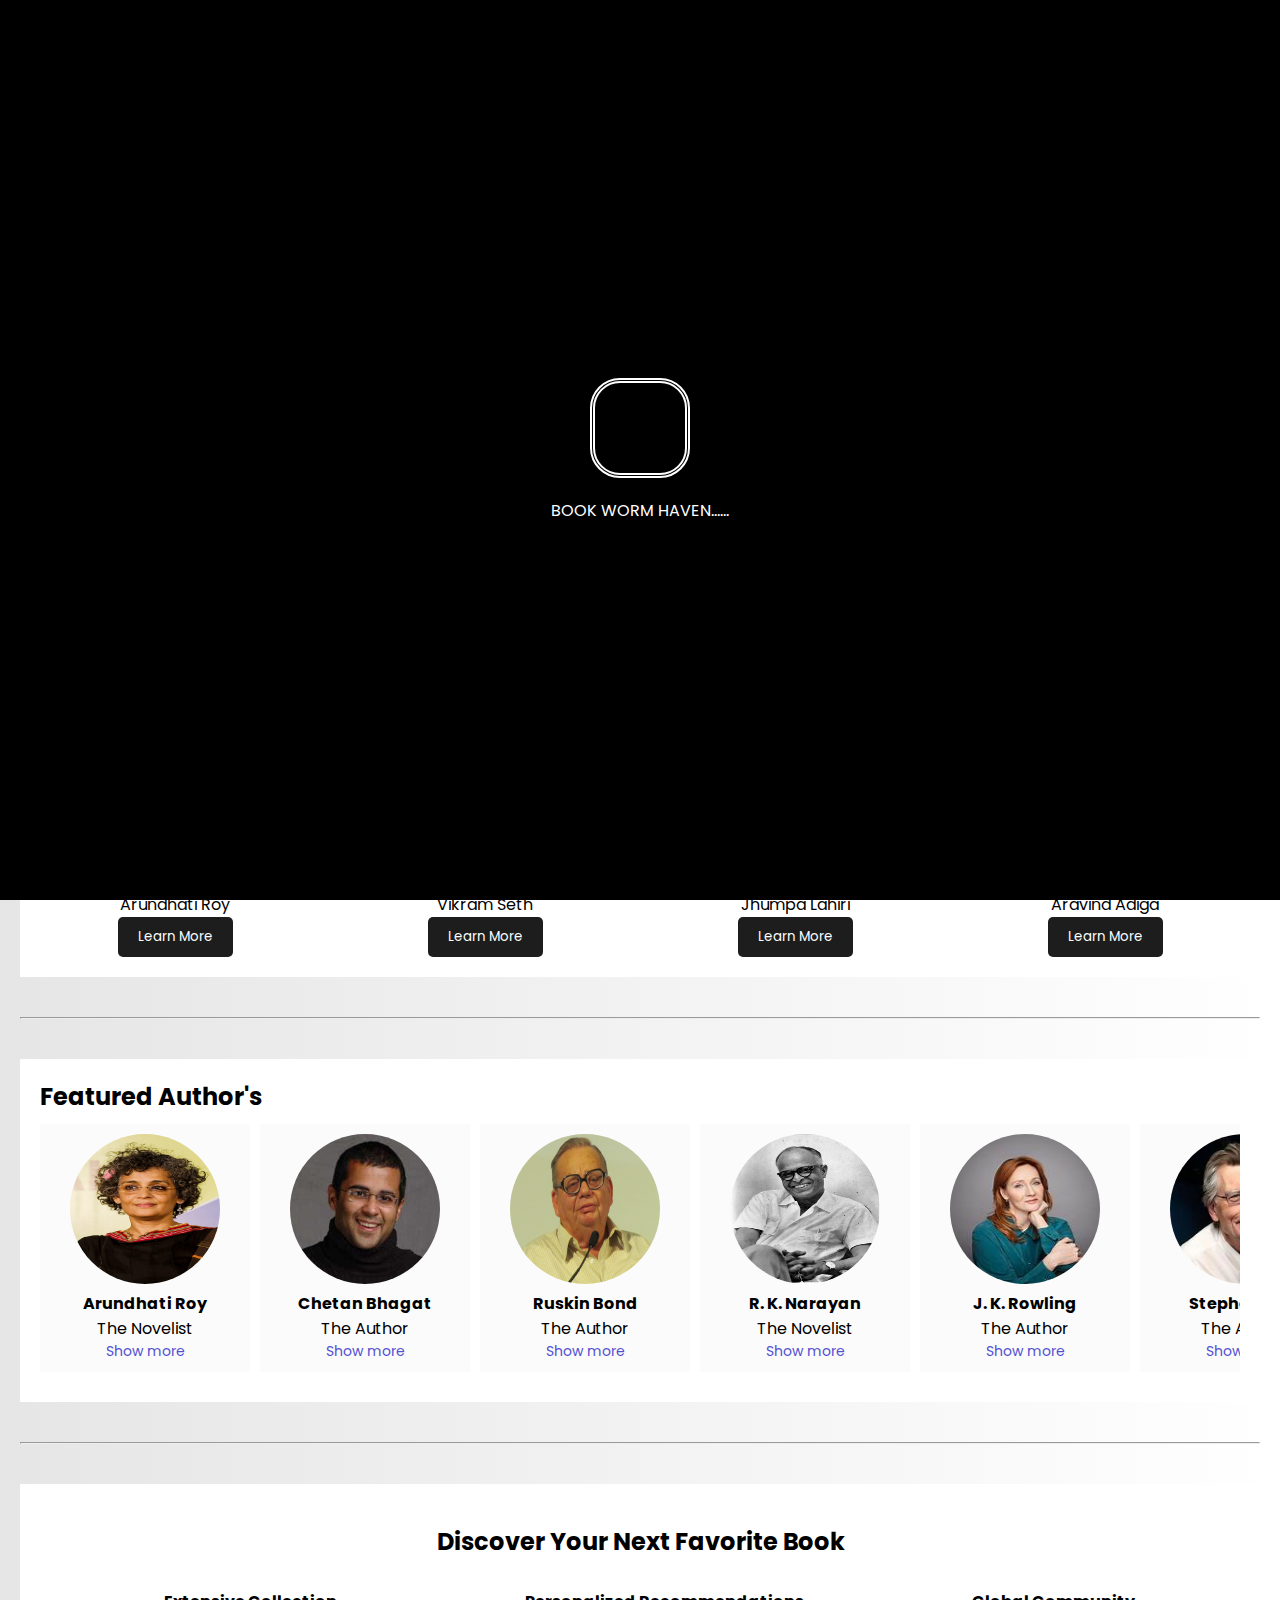
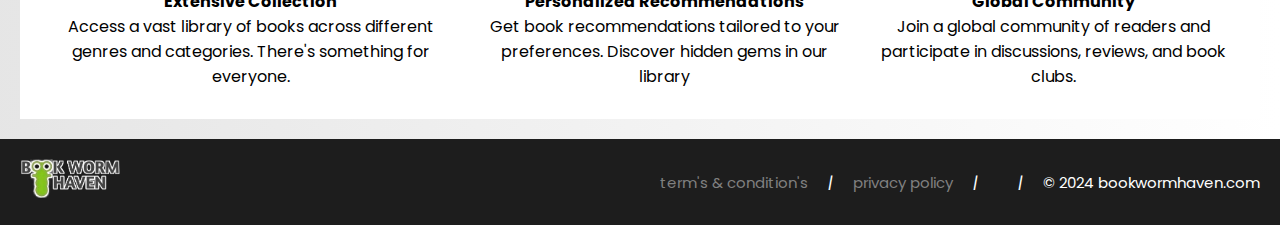
<file: index.html>
<!DOCTYPE html>
<html lang="en">

<head>
    <meta charset="UTF-8">
    <meta name="viewport" content="width=device-width, initial-scale=1.0">
    <title>Book Worm Haven</title>
    <link rel="icon" href="./assets/logobwh.png">
    <link rel="stylesheet" href="index.css">
    <link
        href="https://fonts.googleapis.com/css2?family=Poppins:ital,wght@0,100;0,200;0,300;0,400;0,500;0,600;0,700;0,800;0,900;1,100;1,200;1,300;1,400;1,500;1,600;1,700;1,800;1,900&display=swap"
        rel="stylesheet">
    <link rel="stylesheet" href="https://cdnjs.cloudflare.com/ajax/libs/font-awesome/6.5.2/css/all.min.css"
        integrity="sha512-SnH5WK+bZxgPHs44uWIX+LLJAJ9/2PkPKZ5QiAj6Ta86w+fsb2TkcmfRyVX3pBnMFcV7oQPJkl9QevSCWr3W6A=="
        crossorigin="anonymous" referrerpolicy="no-referrer" />
    <style>
        .product-item img {
            width: 150px;
            height: 200px;
            object-fit: cover;

        }

        .header img {
            width: 350px;
            height: 350px;
            filter: brightness(1.0) contrast(1.0);
        }

        .image:hover {
            cursor: pointer;
            transform: scale(1.1);
        }

        .header .one {
            display: flex;
            flex-direction: column;
            justify-content: center;
            text-align: center;
        }

        .header .one a {
            width: 120px;
            margin-left: 35%;
            margin-top: 10px;
        }
        .preloader{
background: black;
width: 100%;
height: 100vh;
position: fixed;
z-index: 100;
display: flex;
flex-direction: column;
gap: 20px;
align-items: center;
justify-content: center;
color: white;
}
.preloader span{
    border: 5px white double;
    width: 100px;
    height: 100px;
    border-radius: 30%;
    animation: spinner 3s linear  infinite ;
}
@keyframes spinner{
    100%{transform: rotate(360deg);}
}
    </style>
</head>

<body>
    <div class="preloader"><span></span>
    BOOK WORM HAVEN......</div>
    <nav>
        <a href="index.html">
            <img src="./assets/logobwh.png" class="image" alt="">
        </a>
        <div>
            <ul>
                <a href="index.html" id="index">Home</a>
                <a href="literary.html" target="_blank">Books</a>
                <a href="reviews.html" target="_blank">Reviews</a>
                <a href="interview.html" target="_blank">Interviews</a>
                <a href="virtual.html" target="_blank">Book Club</a>
                <p onclick="showBlock()">Contact us</p>
            </ul>
        </div>
    </nav>
    <div class="main">
        <div class="header">
            <div class="one ">
                <h1>Welcome to Book Worm Haven</h1>
                <p>Explore the fascinating world of books!</p>
                <a href="literary.html"><button class="header-button">EXPLORE MORE</button></a>
            </div>
            <div>
                <img src="./assets/Designer.jpeg" alt="Books Image">
            </div>
        </div>
        <hr>
        <div class="product ">
            <h2 class="section-title" style="width: 20px 0;">Featured Books</h2>
            <div class="product-container">
                <div class="product-item ">
                    <img src="./assets/the god of Small things.png" class="image" alt="Product Image">
                    <h3>The God of Small Things</h3>
                    <p>Arundhati Roy</p>
                    <a href="reviews.html"> <button>Learn More</button></a>
                </div>
                <div class="product-item ">
                    <img src="./assets/a suitable boy.jpg" class="image" alt="Product Image">
                    <h3>A Suitable Boy</h3>
                    <p>Vikram Seth</p>
                    <a href="reviews.html"> <button>Learn More</button></a>
                </div>
                <div class="product-item ">
                    <img src="./assets/the namesake.jpg" class="image" alt="Product Image">
                    <h3>The Namesake</h3>
                    <p>Jhumpa Lahiri</p>
                    <a href="reviews.html"> <button>Learn More</button></a>
                </div>
                <div class="product-item ">
                    <img src="./assets/the white tiger.jpg" class="image" alt="Product Image">
                    <h3>The White Tiger</h3>
                    <p>Aravind Adiga</p>
                    <a href="reviews.html"> <button>Learn More</button></a>
                </div>
            </div>
        </div>
        <hr>
        <div class="product-slider-rating header-box ">
            <h2>Featured Author's </h2>
            <div class="products">
                <div class="product-card ">
                    <div class="product-img-container">
                        <img src="./assets/Arundhati_Roy.jpg" class="image" alt="">
                    </div>
                    <h4>Arundhati Roy</h4>
                    <p>The Novelist</p>
                    <a href="C:\Users\Bala\Desktop\Book Worm Haven\interview.html">Show more</a>
                </div>
                <div class="product-card ">
                    <div class="product-img-container">
                        <img src="./assets/chetanbhagat.jpg" class="image" alt="">
                    </div>
                    <h4>Chetan Bhagat</h4>
                    <p>The Author</p>
                    <a href="C:\Users\Bala\Desktop\Book Worm Haven\interview.html">Show more</a>
                </div>
                <div class="product-card ">
                    <div class="product-img-container">
                        <img src="./assets/RuskinBond.jpg" class="image" alt="">
                    </div>
                    <h4>Ruskin Bond</h4>
                    <p>The Author</p>
                    <a href="C:\Users\Bala\Desktop\Book Worm Haven\interview.html">Show more</a>
                </div>
                <div class="product-card ">
                    <div class="product-img-container">
                        <img src="./assets/RK.webp" class="image" alt="">
                    </div>
                    <h4>R. K. Narayan</h4>
                    <p>The Novelist</p>
                    <a href="C:\Users\Bala\Desktop\Book Worm Haven\interview.html">Show more</a>
                </div>
                <div class="product-card ">
                    <div class="product-img-container">
                        <img src="./assets/jk rowling.jpeg" class="image" alt="">
                    </div>
                    <h4>J. K. Rowling</h4>
                    <p>The Author</p>
                    <a href="C:\Users\Bala\Desktop\Book Worm Haven\interview.html">Show more</a>
                </div>
                <div class="product-card ">
                    <div class="product-img-container">
                        <img src="./assets/stephen king.jpeg" class="image" alt="">
                    </div>
                    <h4>Stephen King</h4>
                    <p>The Author</p>
                    <a href="C:\Users\Bala\Desktop\Book Worm Haven\interview.html">Show more</a>
                </div>
                <div class="product-card ">
                    <div class="product-img-container">
                        <img src="./assets/agatha christie.jpeg" class="image" alt="">
                    </div>
                    <h4>Agatha Christie</h4>
                    <p>The Writer</p>
                    <a href="C:\Users\Bala\Desktop\Book Worm Haven\interview.html">Show more</a>
                </div>
                <div class="product-card ">
                    <div class="product-img-container">
                        <img src="./assets/george.jpeg" class="image" alt="">
                    </div>
                    <h4>George R. R. Martin</h4>
                    <p>The Novelist</p>
                    <a href="C:\Users\Bala\Desktop\Book Worm Haven\interview.html">Show more</a>
                </div>
                <div class="product-card ">
                    <div class="product-img-container">
                        <img src="./assets/toni.jpeg" class="image" alt="">
                    </div>
                    <h4>Toni Morrison</h4>
                    <p>The Novelist</p>
                    <a href="C:\Users\Bala\Desktop\Book Worm Haven\interview.html">Show more</a>
                </div>
                <div class="product-card ">
                    <div class="product-img-container">
                        <img src="./assets/neil gaiman.jpeg" class="image" alt="">
                    </div>
                    <h4>Neil Gaiman</h4>
                    <p>The Author</p>
                    <a href="C:\Users\Bala\Desktop\Book Worm Haven\interview.html">Show more</a>
                </div>
                <div class="product-card ">
                    <div class="product-img-container">
                        <img src="./assets/haruki murakami.jpeg" class="image" alt="">
                    </div>
                    <h4>Haruki Murakami</h4>
                    <p>The Writer</p>
                    <a href="C:\Users\Bala\Desktop\Book Worm Haven\interview.html">Show more</a>
                </div>
                <div class="product-card ">
                    <div class="product-img-container">
                        <img src="./assets/albert camus.jpeg" class="image" alt="">
                    </div>
                    <h4>Albert Camus</h4>
                    <p>The Author</p>
                    <a href="C:\Users\Bala\Desktop\Book Worm Haven\interview.html">Show more</a>
                </div>
            </div>
        </div>
        <hr>
        <div class="service ">
            <div class="service-container-1 ">
                <div>
                    <h2>Discover Your Next Favorite Book</h2>
                </div>
            </div>
            <div class="service-container-2 ">
                <div>
                    <i class="fa-solid fa-book-open"></i>
                    <h4>Extensive Collection</h4>
                    <p>Access a vast library of books across different genres and categories. There's something for
                        everyone.</p>
                </div>
                <div>
                    <i class="fa-solid fa-search"></i>
                    <h4>Personalized Recommendations</h4>
                    <p>Get book recommendations tailored to your preferences. Discover hidden gems in our library</p>
                </div>
                <div>
                    <i class="fa-solid fa-globe"></i>
                    <h4>Global Community</h4>
                    <p>Join a global community of readers and participate in discussions, reviews, and book clubs.</p>
                </div>
            </div>
        </div>
    </div>
    <footer>

        <div class="foo-div">
            <a href="index.html">
                <img id="footer-img" src="./assets/logobwh.png" class="image" alt="">
            </a>
            <div class="foo-div">
                <a href="terms.html">
                    <p>term's & condition's </p>
                </a><i>|</i>
                <a href="privacy.html">
                    <p>privacy policy </p>
                </a><i>|</i>
                <div class="footer-icon-container">
                    <i class="fa-brands fa-instagram" style="color:white;"></i>
                    <i class="fa-brands fa-twitter" style="color:white;"></i>
                    <i class="fa-brands fa-facebook" style="color:white;"></i>
                </div><i>|</i>
                <p>&copy; 2024 bookwormhaven.com</p>
            </div>
        </div>
    </footer>

    <div class="contact-container">
        <h2 class="section-title" style="text-transform: uppercase;">Contact Us</h2>
        <i class="fa-solid fa-xmark" onclick="showNone()"></i>
        <div class="contact-details">
            <p>Feel free to get in touch with us!</p>
            <p>Email: info@bookwormhaven.com</p>

        </div>
        <div class="contact-form">
            <form action="#" method="post">
                <label for="name">Name:</label>
                <input type="text" id="name" name="name" required>
                <label for="email">Email:</label>
                <input type="email" id="email" name="email" required>
                <label for="message">Message:</label>
                <textarea id="message" name="message" required></textarea>
                <input onclick="showNone()" type="submit" value="Submit" class="input-submit">
            </form>
        </div>
    </div>


</body>
<script>
    var sidenav = document.querySelector(".side-navbar");

    function showNavbar() {
        sidenav.style.left = "0";
    }

    function closeNavbar() {
        sidenav.style.left = "-50%";
    }
    const scrollContainer = document.querySelectorAll(".products");
    for (const item of scrollContainer) {
        item.addEventListener('wheel', (evt) => {
            evt.preventDefault();
            item.scrollLeft += evt.deltaY;
        })
    }
    const summa = document.querySelector(".contact-container");
    const main = document.querySelector(".main");
    function showBlock() {
        summa.style.display = "block";
        main.style.filter = "blur(10px)";
    }
    function showNone() {
        summa.style.display = "none";
        main.style.filter = "blur(0px)";
    }
    
    const sum = document.querySelector(".preloader");

window.addEventListener("load",()=> {
    setInterval(() => {
        sum.style.display = "none";   
    }, 5000);
    })
    

</script>

</html>
</file>
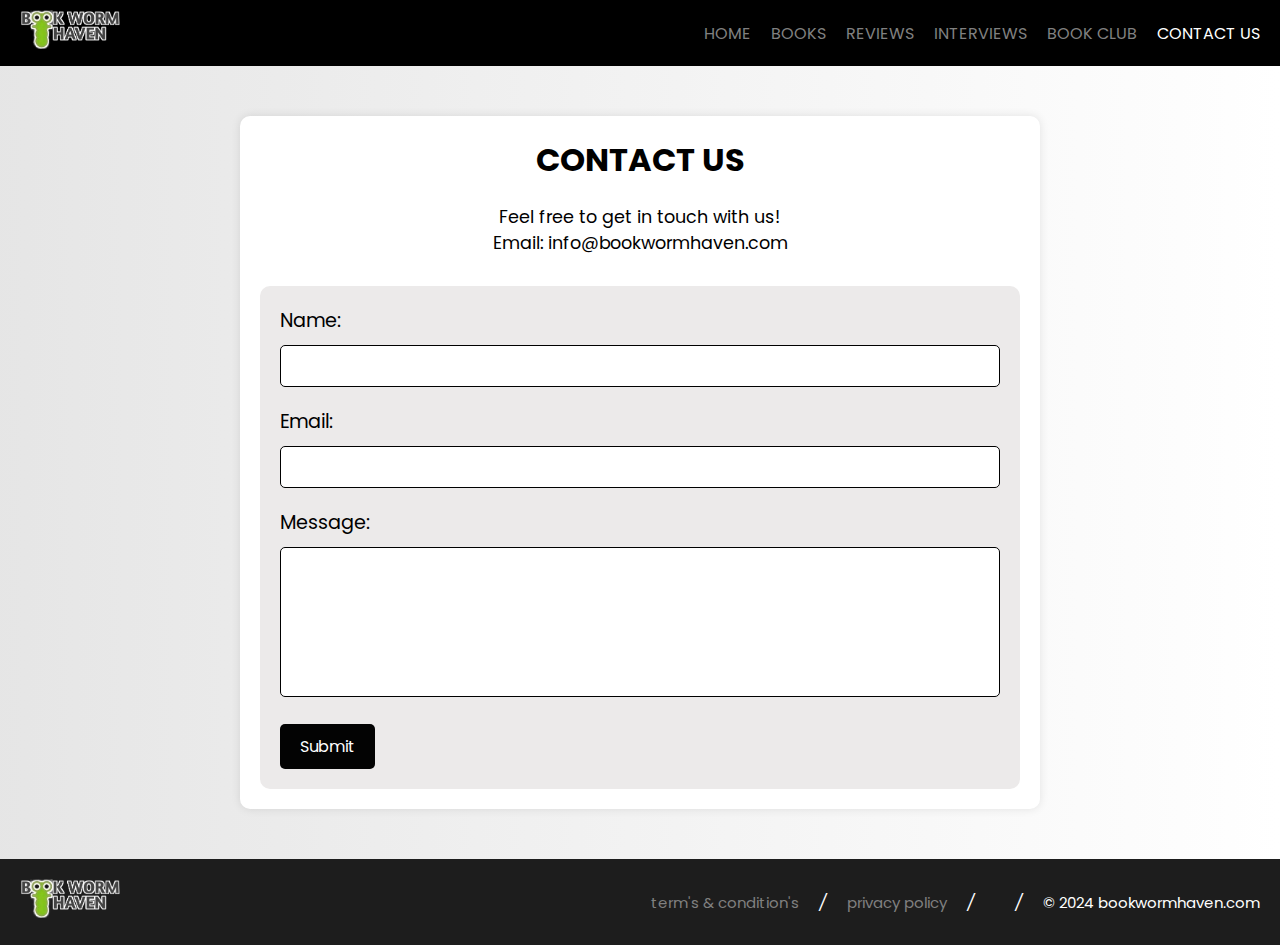
<file: contact.html>
<!DOCTYPE html>
<html lang="en">

<head>
    <meta charset="UTF-8">
    <meta name="viewport" content="width=device-width, initial-scale=1.0">
    <title>Contact Us</title>
    <link rel="icon" href="./assets/logobwh.png">
    <link rel="preconnect" href="https://fonts.googleapis.com">
    <link rel="preconnect" href="https://fonts.gstatic.com" crossorigin>
    <link href="https://fonts.googleapis.com/css2?family=Poppins:wght@300;400;500;600;700&display=swap" rel="stylesheet">
    <link rel="stylesheet" href="https://cdnjs.cloudflare.com/ajax/libs/font-awesome/6.5.2/css/all.min.css" integrity="sha512-SnH5WK+bZxgPHs44uWIX+LLJAJ9/2PkPKZ5QiAj6Ta86w+fsb2TkcmfRyVX3pBnMFcV7oQPJkl9QevSCWr3W6A==" crossorigin="anonymous" referrerpolicy="no-referrer" />
    
    <style>
        * {
    margin: 0px;
    padding: 0px;
    box-sizing: border-box;
    font-family:'Poppins', sans-serif;
}

body {
    background: linear-gradient(to right,hsl(0, 0%, 90%),hsl(0, 0%, 100%));
}

a {
    text-decoration: none;
    color: inherit;
}
img{
    transition: 2s;
}
        nav a img{
    width: 100px;
    height: 100%;
}
nav { text-transform: uppercase;
    position: sticky;
    top: 0;
    display: flex;
    align-items: center;
    justify-content: space-between;
    background: rgb(0, 0, 0);
    padding: 10px 20px;
    color: grey;
    z-index: 2;
}
nav div ul{
    display: flex;
    text-decoration: none;
    gap: 20px;
}
nav div ul a:hover{
    color: #fff;
    }
    #index{
        color: #fff;
    }

        .container {
            max-width: 800px;
            margin: 50px auto;
            background-color: #fff;
            border-radius: 10px;
            box-shadow: 0 0 10px rgba(0, 0, 0, 0.1);
            padding: 20px;
            color: black;
        }

        h2.section-title {
            text-align: center;
            margin-bottom: 20px;
            font-size: 2em;
            color: black;
        }

        .contact-details {
            text-align: center;
            margin-bottom: 30px;
        }

        .contact-details p {
            font-size: 1.1em;
            color: black;
        }

        .contact-form {
            background-color: #eceaea;
            padding: 20px;
            border-radius: 10px;
        }

        .contact-form label {
            display: block;
            margin-bottom: 10px;
            color: black;
        }

        .contact-form input[type="text"],
        .contact-form input[type="email"],
        .contact-form textarea {
            width: 100%;
            padding: 10px;
            margin-bottom: 20px;
            border-radius: 5px;
            border: 1px solid #ccc;
          border: 1px solid black;
            color: black;
            resize: none;
        }

        .contact-form textarea {
            height: 150px;
        }

        .contact-form input[type="submit"] {
            background-color: hsl(0, 0%, 1%);
            color: #fff;
            border: none;
            padding: 10px 20px;
            border-radius: 5px;
            cursor: pointer;
            font-size: 1em;
            transition: background-color 0.3s ease;
        }

        .contact-form input[type="submit"]:hover {
            background-color: hsl(0, 0%, 25%);
        }

        footer{
    margin-top: 20px;
    padding: 20px;
    background-color: #1d1d1d;
    color: white;
}
        #footer-img{
width: 100px;
height: 39px;
}
footer p{
    font-size: 15px;
}
footer .foo-div{
display: flex;
justify-content: space-between;
align-items: center;
gap: 20px;
}
footer .foo-div a{
    color: grey;
}
footer .foo-div a:hover{
    color: white;
}
label{
    font-size: larger;
}

    </style>
</head>

<body>
    <nav>
        <a href="index.html">
            <img src="./assets/logobwh.png" class="image" alt="">
        </a>
        <div>
            <ul>
                <a href="index.html">Home</a>
                <a href="literary.html" >Books</a>
                <a href="reviews.html" >Reviews</a>
                <a href="interview.html" >Interviews</a>
                <a href="virtual.html">Book Club</a>
                <a href="contact.html"   id="index">Contact Us</a>
            </ul>
        </div>
    </nav>
    <div class="container">
        <h2 class="section-title" style="text-transform: uppercase;">Contact Us</h2>
        <div class="contact-details">
            <p>Feel free to get in touch with us!</p>
            <p>Email: info@bookwormhaven.com</p>
        
        </div>
        <div class="contact-form">
            <form action="#" method="post">
                <label for="name">Name:</label>
                <input type="text" id="name" name="name" required>
                <label for="email">Email:</label>
                <input type="email" id="email" name="email" required>
                <label for="message">Message:</label>
                <textarea id="message" name="message" required></textarea>
                <input type="submit" value="Submit">
            </form>
        </div>
    </div>
    <footer>
        
        <div class="foo-div">
            <a href="index.html">
                <img id="footer-img" src="./assets/logobwh.png" class="image" alt="">
            </a>
       <div class="foo-div">
<a href="terms.html"><p>term's & condition's </p></a><i>/</i>
<a href="privacy.html"><p>privacy policy   </p></a><i>/</i>
<div class="footer-icon-container">
    <i class="fa-brands fa-instagram" style="color:white;"></i>
    <i class="fa-brands fa-twitter" style="color:white;"></i>
    <i class="fa-brands fa-facebook" style="color:white;"></i>    
</div><i>/</i>
<p>&copy; 2024 bookwormhaven.com</p>
       </div>
          </div>
</footer>
</body>

</html>
</file>
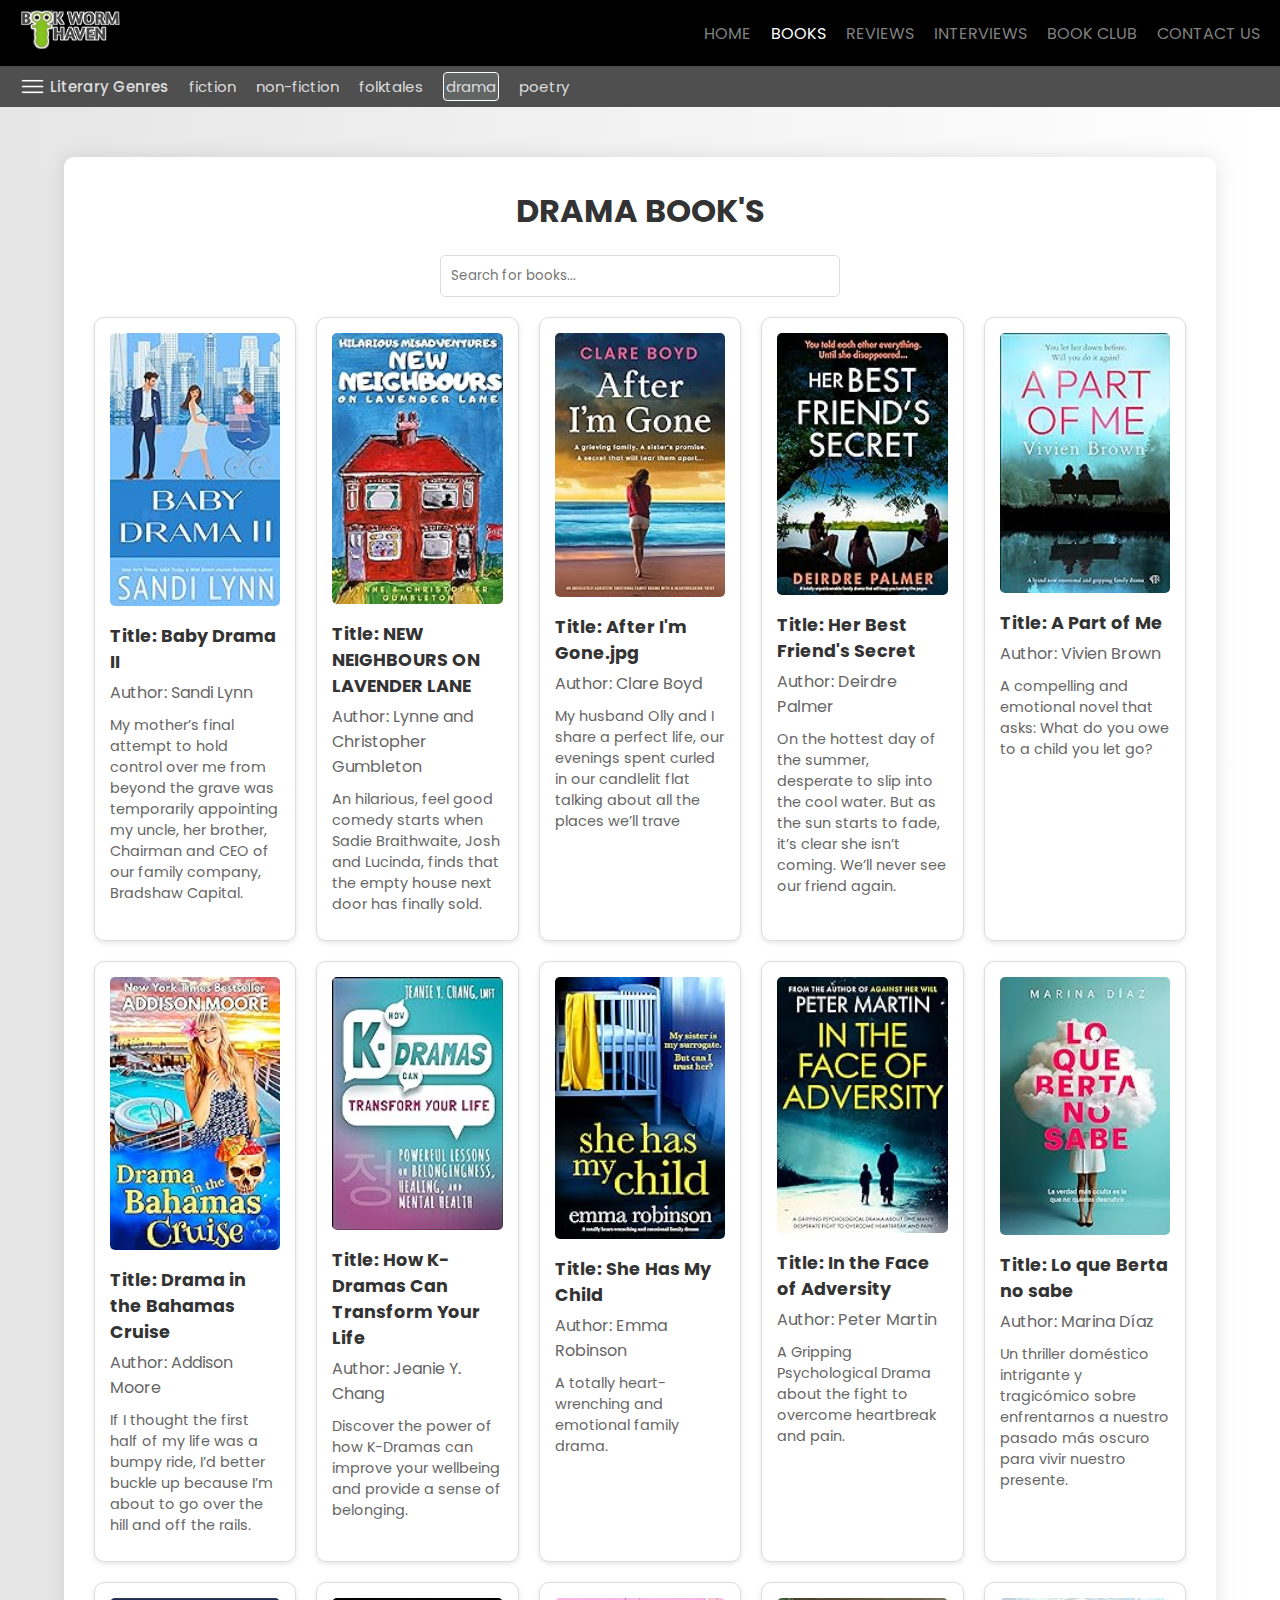
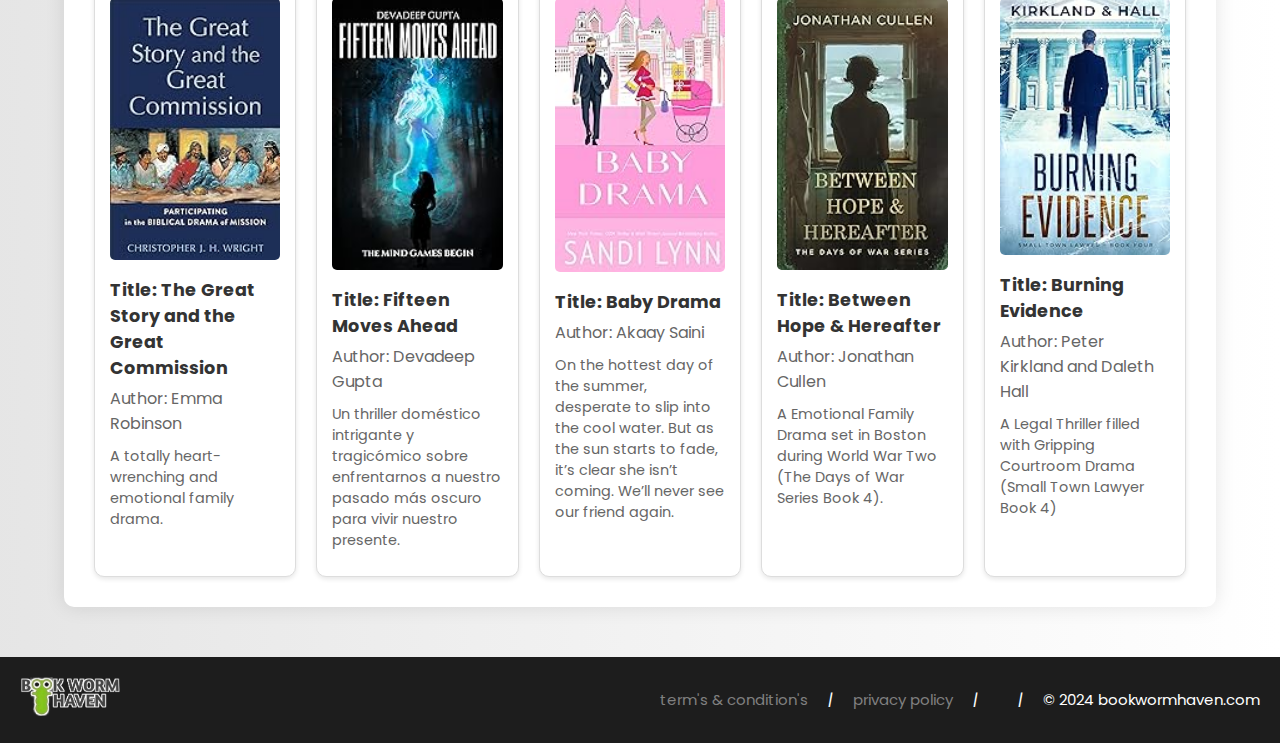
<file: drama.html>
<!DOCTYPE html>
<html lang="en">

<head>
    <meta charset="UTF-8">
    <meta name="viewport" content="width=device-width, initial-scale=1.0">
    <title>Book Content List</title>
    <link rel="icon" href="./assets/logobwh.png">
    <link rel="preconnect" href="https://fonts.googleapis.com">
    <link rel="preconnect" href="https://fonts.gstatic.com" crossorigin>
    <link href="https://fonts.googleapis.com/css2?family=Poppins:wght@400;600&display=swap" rel="stylesheet">
    <link rel="stylesheet" href="https://cdnjs.cloudflare.com/ajax/libs/font-awesome/6.5.2/css/all.min.css" integrity="sha512-SnH5WK+bZxgPHs44uWIX+LLJAJ9/2PkPKZ5QiAj6Ta86w+fsb2TkcmfRyVX3pBnMFcV7oQPJkl9QevSCWr3W6A==" crossorigin="anonymous" referrerpolicy="no-referrer" />
    
    <style>
       * {
    margin: 0px;
    padding: 0px;
    box-sizing: border-box;
    font-family:'Poppins', sans-serif;
}

body {
    background: linear-gradient(to right,hsl(0, 0%, 90%),hsl(0, 0%, 100%));
}

a {
    text-decoration: none;
    color: inherit;
}
img{
    transition: 2s;
}
        nav a img{
    width: 100px;
    height: 100%;
}
nav { text-transform: uppercase;
    position: sticky;
    top: 0;
    display: flex;
    align-items: center;
    justify-content: space-between;
    background: rgb(0, 0, 0);
    padding: 10px 20px;
    color: grey;
    z-index: 2;
}
nav div ul{
    display: flex;
    text-decoration: none;
    gap: 20px;
}
nav div ul a:hover{
    color: #fff;
    }
    #index{
        color: #fff;
    }
       
    
    .nav-bottom {
            max-height: 41px;
            position: sticky;
            top: 63px;
            display: flex;
            align-items: center;
            gap: 20px;
            padding: 8px 20px;
            background: rgb(79, 79, 80);
            color: #dddddd;
            font-size: 15px;
            z-index: 2;
        }

        .nav-bottom div {
            display: flex;
            align-items: center;
            gap: 5px;
            font-weight: 500;
        }

        /* .nav-bottom .ele {
            display: none;
        }

        .nav-bottom .ele li {
            display: none;
        } */

        .nav-bottom .elements {
            position: relative;
            top: 60px;
            left: -50px;
        }

        nav .forHover:hover,
        .nav-bottom .drop:hover,#index-a  {
            border: 1px white solid;
            border-radius: 4px;
            padding: 2px;
            cursor: pointer;
            background-color: rgb(99, 100, 100);
        }

    
    .container {
        width: 90%;
            margin: auto;
            margin-top: 50px;
            margin-bottom: 50px;
            background-color: #fff;
            border-radius: 10px;
            box-shadow: 0 0 20px rgba(0, 0, 0, 0.1);
            padding: 30px;
        }

        h1 {
            text-align: center;
            margin-bottom: 20px;
            color: #333;
        }

        .search-bar {
            margin-bottom: 20px;
            text-align: center;
        }

        .search-bar input {
            padding: 10px;
            width: 80%;
            max-width: 400px;
            border: 1px solid #ddd;
            border-radius: 5px;
        }

        .book-list {
            display: grid;
            grid-template-columns: repeat(auto-fill, minmax(200px, 1fr));
            gap: 20px;
        }

        .book-item {
            border: 1px solid #ddd;
            border-radius: 10px;
            padding: 15px;
            background-color: #fff;
            box-shadow: 0 2px 5px rgba(0, 0, 0, 0.1);
            transition: transform 0.3s ease, box-shadow 0.3s ease;
        }

        .book-item:hover {
            transform: translateY(-5px);
            box-shadow: 0 4px 15px rgba(0, 0, 0, 0.1);
        }

        .book-item img {
            width: 100%;
            height: auto;
            border-radius: 5px;
            margin-bottom: 10px;
        }

        .book-item h3 {
            margin-bottom: 5px;
            color: #333;
            font-size: 1.1em;
        }

        .book-item p {
            margin-bottom: 10px;
            color: #666;
        }

        .book-item .description {
            font-size: 0.9em;
        }
        footer{
    margin-top: 20px;
    padding: 20px;
    background-color: #1d1d1d;
    color: white;
}
#footer-img{
width: 100px;
height: 39px;
}
footer p{
    font-size: 15px;
}
footer .foo-div{
display: flex;
justify-content: space-between;
align-items: center;
gap: 20px;
}  footer .foo-div a{
            color: grey;
        }
        footer .foo-div a:hover{
            color: #fff;
        }
        h3:hover{
            color: rgb(75, 75, 245);
        }
    </style>
</head>

<body>
    <nav>
        <a href="index.html">
            <img src="./assets/logobwh.png" alt="">
        </a>
        <div>
            <ul>
                <a href="index.html">Home</a>
                <a href="literary.html"  id="index">Books</a>
                <a href="reviews.html">Reviews</a>
                <a href="interview.html">Interviews</a>
                <a href="virtual.html">Book Club</a>
                <a href="contact.html">Contact Us</a>
            </ul>
        </div>
    </nav>
    <div class="nav-bottom" >
        <div class="drop" >
            <img src="./assets/menu_icon.png" width="25px" alt="">
            <p>Literary Genres</p>
        </div>

        <a class="ele drop" href="fiction.html" target="_blank">fiction</a>
        <a class="ele drop" href="non-fiction.html">non-fiction</a>
        <a class="ele drop" href="folktales.html">folktales</a>
        <a class="ele drop" href="drama.html" id="index-a">drama</a>
        <a class="ele drop" href="poetry.html">poetry</a>

    </div>
    <div class="container">
        <h1 style="text-transform: uppercase;">drama book's</h1>
        <div class="search-bar">
            <input type="text" placeholder="Search for books..." onkeyup="filterBooks()">
            
        </div>
        <div class="book-list">
            <!-- Book items here -->
            <div class="book-item">
                <img src="./drama/1.Baby Drama II.jpg" alt="Book Cover">
                <h3>Title: Baby Drama II</h3>
                <p>Author: Sandi Lynn</p>
                <p class="description">My mother’s final attempt to hold control over me from beyond the grave was temporarily appointing my uncle, her brother, Chairman and CEO of our family company, Bradshaw Capital.</p>
            </div>
            <div class="book-item">
                <img src="./drama/2.NEW NEIGHBOURS ON LAVENDER LANE.jpg" alt="Book Cover">
                <h3>Title: NEW NEIGHBOURS ON LAVENDER LANE</h3>
                <p>Author: Lynne and Christopher Gumbleton </p>
                <p class="description">An hilarious, feel good comedy starts when Sadie Braithwaite, Josh and Lucinda, finds that the empty house next door has finally sold.</p>
            </div>
            <!-- Repeat for the rest of the books -->
            <!-- Add more book items below -->
            <div class="book-item">
                <img src="./drama/3.After I'm Gone.jpg" alt="Book Cover">
                <h3>Title: After I'm Gone.jpg</h3>
                <p>Author: Clare Boyd </p>
                <p class="description">My husband Olly and I share a perfect life, our evenings spent curled in our candlelit flat talking about all the places we’ll trave</p>
            </div>
            <!-- Repeat for more books -->
            <div class="book-item">
                <img src="./drama/4.Her Best Friend's Secret.jpg" alt="Book Cover">
                <h3>Title: Her Best Friend's Secret</h3>
                <p>Author: Deirdre Palmer </p>
                <p class="description">On the hottest day of the summer, desperate to slip into the cool water. But as the sun starts to fade, it’s clear she isn’t coming. We’ll never see our friend again.</p>
            </div>
            <div class="book-item">
                <img src="./drama/5.A Part of Me.jpg" alt="Book Cover">
                <h3>Title: A Part of Me</h3>
                <p>Author: Vivien Brown</p>
                <p class="description">A compelling and emotional novel that asks: What do you owe to a child you let go?
                </p>
            </div>
            <div class="book-item">
                <img src="./drama/6.Drama in the Bahamas Cruise.jpg" alt="Book Cover">
                <h3>Title: Drama in the Bahamas Cruise</h3>
                <p>Author: Addison Moore </p>
                <p class="description">If I thought the first half of my life was a bumpy ride, I’d better buckle up because I’m about to go over the hill and off the rails.</p>
            </div>
            <div class="book-item">
                <img src="./drama/7.How K-Dramas Can Transform Your Life.jpg" alt="Book Cover">
                <h3>Title: How K-Dramas Can Transform Your Life</h3>
                <p>Author: Jeanie Y. Chang</p>
                <p class="description">Discover the power of how K-Dramas can improve your wellbeing and provide a sense of belonging.</p>
            </div>
            <div class="book-item">
                <img src="./drama/8.She Has My Child.jpg" alt="Book Cover">
                <h3>Title: She Has My Child</h3>
                <p>Author: Emma Robinson </p>
                <p class="description">A totally heart-wrenching and emotional family drama.</p>
            </div>
            <div class="book-item">
                <img src="./drama/9.In the Face of Adversity.jpg" alt="Book Cover">
                <h3>Title: In the Face of Adversity</h3>
                <p>Author: Peter Martin </p>
                <p class="description">A Gripping Psychological Drama about the fight to overcome heartbreak and pain.</p>
            </div>
            <div class="book-item">
                <img src="./drama/10.Lo que Berta no sabe.jpg" alt="Book Cover">
                <h3>Title: Lo que Berta no sabe</h3>
                <p>Author: Marina Díaz</p>
                <p class="description">Un thriller doméstico intrigante y tragicómico sobre enfrentarnos a nuestro pasado más oscuro para vivir nuestro presente.</p>
            </div>
            <div class="book-item">
                <img src="./drama/11.The Great Story and the Great Commission.jpg" alt="Book Cover">
                <h3>Title: The Great Story and the Great Commission</h3>
                <p>Author: Emma Robinson </p>
                <p class="description">A totally heart-wrenching and emotional family drama.</p>
            </div>
            <div class="book-item">
                <img src="./drama/12.Fifteen Moves Ahead.jpg" alt="Book Cover">
                <h3>Title: Fifteen Moves Ahead</h3>
                <p>Author: Devadeep Gupta </p>
                <p class="description">Un thriller doméstico intrigante y tragicómico sobre enfrentarnos a nuestro pasado más oscuro para vivir nuestro presente.</p>
            </div>
            <div class="book-item">
                <img src="./drama/13.Baby Drama.jpg" alt="Book Cover">
                <h3>Title: Baby Drama</h3>
                <p>Author: Akaay Saini</p>
                <p class="description">On the hottest day of the summer, desperate to slip into the cool water. But as the sun starts to fade, it’s clear she isn’t coming. We’ll never see our friend again.</p>
            </div>
            <div class="book-item">
                <img src="./drama/14.Between Hope & Hereafter.jpg" alt="Book Cover">
                <h3>Title: Between Hope & Hereafter</h3>
                <p>Author: Jonathan Cullen </p>
                <p class="description">A Emotional Family Drama set in Boston during World War Two (The Days of War Series Book 4).</p>
            </div>
            <div class="book-item">
                <img src="./drama/15.Burning Evidence.jpg" alt="Book Cover">
                <h3>Title: Burning Evidence</h3>
                <p>Author:  Peter Kirkland and Daleth Hall</p>
                <p class="description">A Legal Thriller filled with Gripping Courtroom Drama (Small Town Lawyer Book 4)</p>
            </div>
        </div>
    </div>
    <footer>
        
        <div class="foo-div">
            <a href="index.html">
                <img id="footer-img" src="./assets/logobwh.png" class="image" alt="">
            </a>
       <div class="foo-div">
<a href="terms.html" ><p>term's & condition's   </p></a><i>|</i>
<a href="privacy.html"><p>privacy policy   </p></a><i>|</i>
<div class="footer-icon-container">
    <i class="fa-brands fa-instagram" style="color:white;"></i>
    <i class="fa-brands fa-twitter" style="color:white;"></i>
    <i class="fa-brands fa-facebook" style="color:white;"></i>    
</div><i>|</i>
<p>&copy; 2024 bookwormhaven.com</p>
       </div>
          </div>
</footer>
    <script>
         const paraElement = document.querySelectorAll(".ele");
        function showAll() {
            for (ele of paraElement) {
                ele.style.display = 'block';
            }
        }
        function noneAll() {
            for (ele of paraElement) {
                ele.style.display = 'none';
            }
        }
        function filterBooks() {
            const searchInput = document.querySelector('.search-bar input').value.toLowerCase();
            const books = document.querySelectorAll('.book-item');

            books.forEach(book => {
                const title = book.querySelector('h3').textContent.toLowerCase();
                const author = book.querySelector('p').textContent.toLowerCase();
                const description = book.querySelector('.description').textContent.toLowerCase();

                if (title.includes(searchInput) || author.includes(searchInput) || description.includes(searchInput)) {
                    book.style.display = 'block';
                } else {
                    book.style.display = 'none';
                }
            });
        }
    </script>
</body>

</html>
</file>
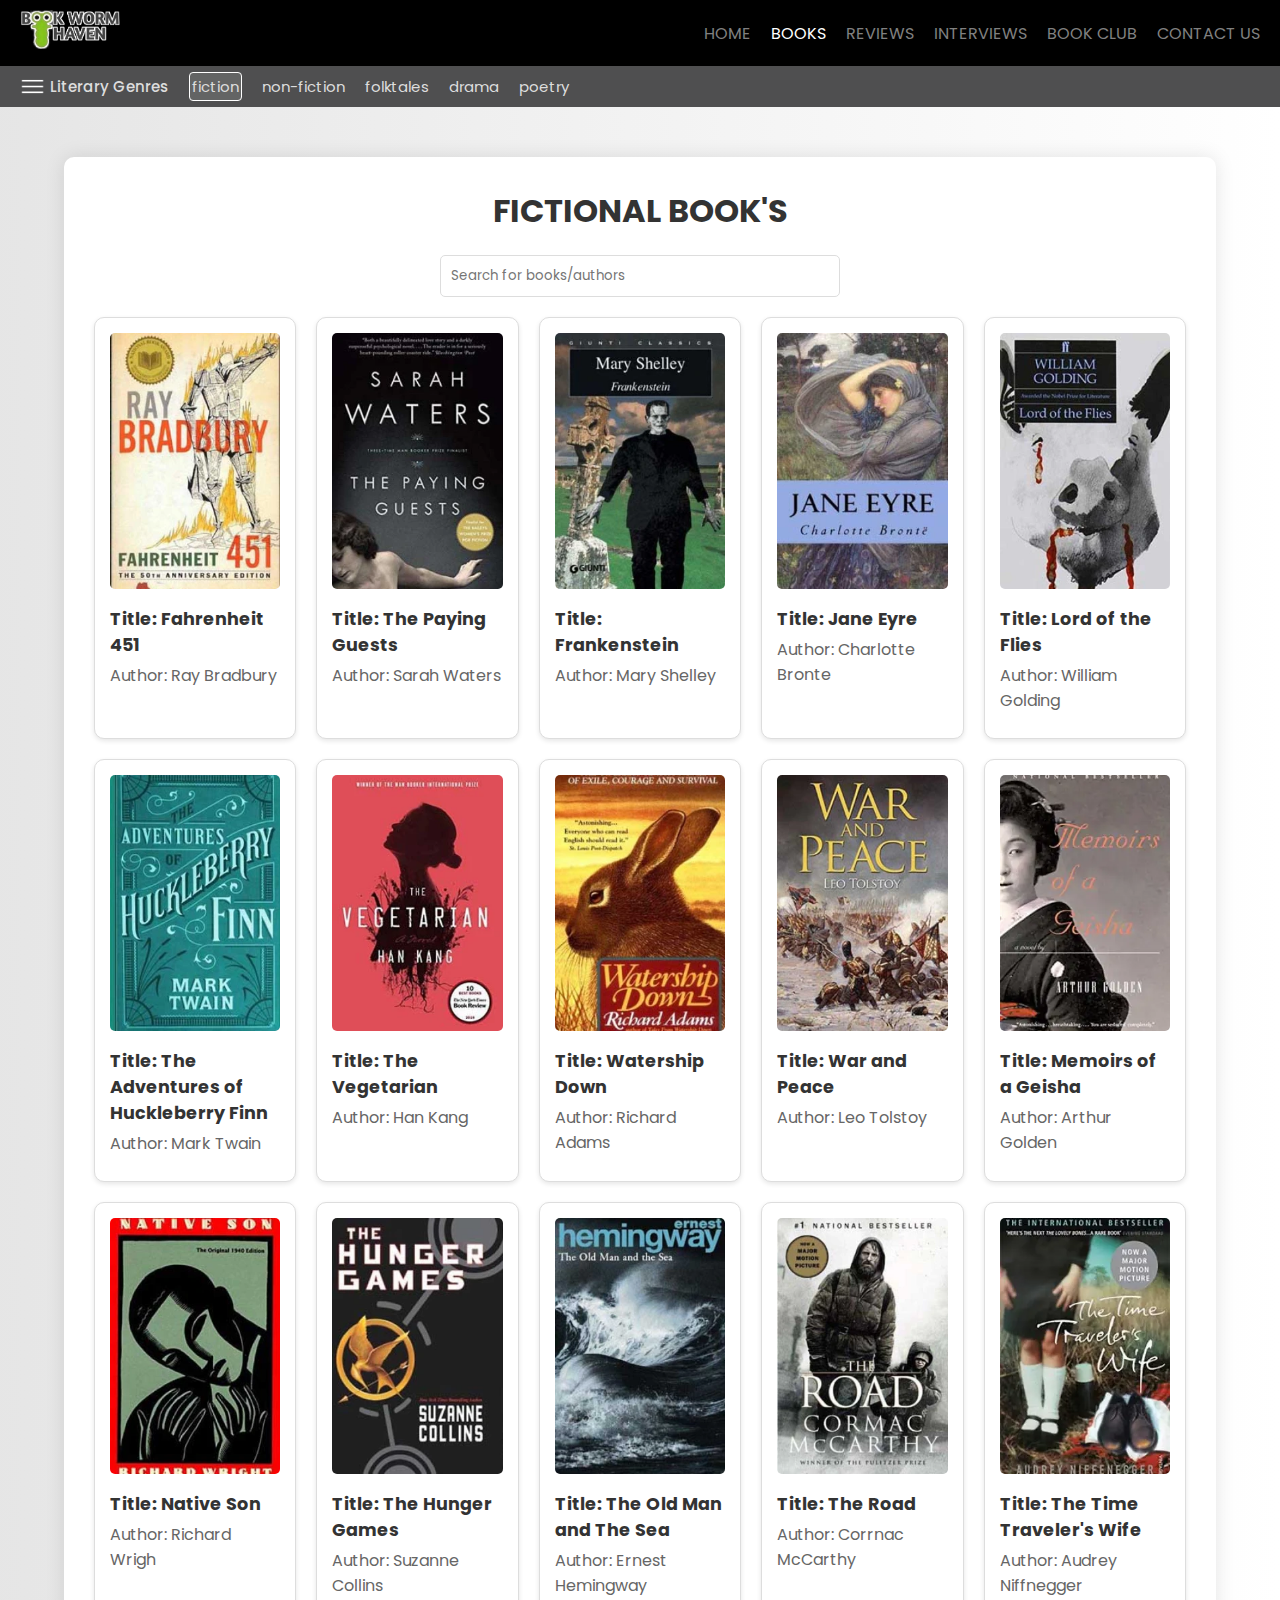
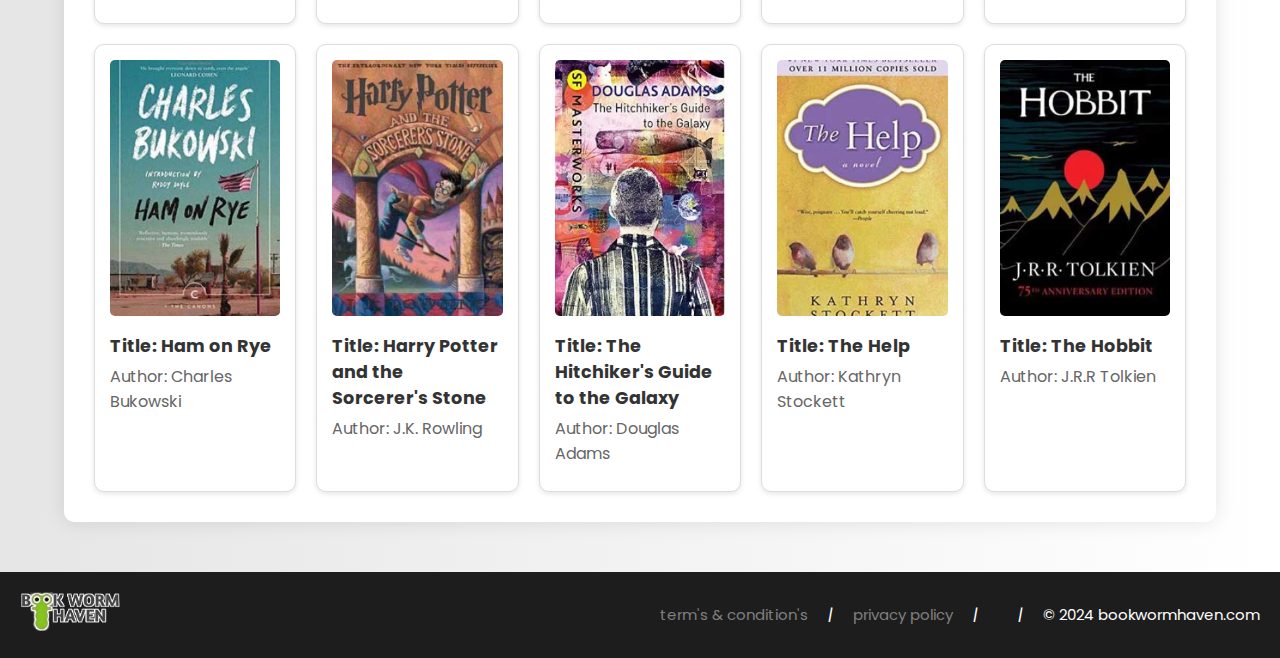
<file: fiction.html>
<!DOCTYPE html>
<html lang="en">

<head>
    <meta charset="UTF-8">
    <meta name="viewport" content="width=device-width, initial-scale=1.0">
    <title>Book Content List</title>
    <link rel="icon" href="./assets/logobwh.png">
    <link rel="preconnect" href="https://fonts.googleapis.com">
    <link rel="preconnect" href="https://fonts.gstatic.com" crossorigin>
    <link href="https://fonts.googleapis.com/css2?family=Poppins:wght@400;600&display=swap" rel="stylesheet">
    <link rel="stylesheet" href="https://cdnjs.cloudflare.com/ajax/libs/font-awesome/6.5.2/css/all.min.css" integrity="sha512-SnH5WK+bZxgPHs44uWIX+LLJAJ9/2PkPKZ5QiAj6Ta86w+fsb2TkcmfRyVX3pBnMFcV7oQPJkl9QevSCWr3W6A==" crossorigin="anonymous" referrerpolicy="no-referrer" />
    
    <style>
        * {
            margin: 0px;
            padding: 0px;
            box-sizing: border-box;
            font-family: 'Poppins', sans-serif;
        }

        body {
            background: linear-gradient(to right,hsl(0, 0%, 90%),hsl(0, 0%, 100%));
        }

        a {
            text-decoration: none;
            color: inherit;
        }

        img {
            transition: 2s;
        }

        nav a img {
            width: 100px;
            height: 100%;
        }

        nav { text-transform: uppercase;
            position: sticky;
            top: 0;
            display: flex;
            align-items: center;
            justify-content: space-between;
            background: rgb(0, 0, 0);
            padding: 10px 20px;
            color: grey;
            z-index: 2;
        }

        nav div ul {
            display: flex;
            text-decoration: none;
            gap: 20px;
        }

        nav div ul a:hover {
            color: #fff;
        }

        #index {
            color: #fff;
        }

       
        .nav-bottom {
            max-height: 41px;
            position: sticky;
            top: 63px;
            display: flex;
            align-items: center;
            gap: 20px;
            padding: 8px 20px;
            background: rgb(79, 79, 80);
            color: #dddddd;
            font-size: 15px;
            z-index: 2;
        }

        .nav-bottom div {
            display: flex;
            align-items: center;
            gap: 5px;
            font-weight: 500;
        }

        /* .nav-bottom .ele {
            display: none;
        }
        .nav-bottom .ele li{
            display: none;
        } */
        

        .nav-bottom .elements {
            position: relative;
            top: 60px;
            left: -50px;
        }

        nav .forHover:hover,
        .nav-bottom .drop:hover,#index-a   {
            border: 1px white solid;
            border-radius: 4px;
            padding: 2px;
            cursor: pointer;
            background-color: rgb(99, 100, 100);
        }

        .container {
            width: 90%;
            margin: auto;
            margin-top: 50px;
            margin-bottom: 50px;
            background-color: #fff;
            border-radius: 10px;
            box-shadow: 0 0 20px rgba(0, 0, 0, 0.1);
            padding: 30px;
        }

        h1 {
            text-align: center;
            margin-bottom: 20px;
            color: #333;
        }

        .search-bar {
            margin-bottom: 20px;
            text-align: center;
        }

        .search-bar input {
            padding: 10px;
            width: 80%;
            max-width: 400px;
            border: 1px solid #ddd;
            border-radius: 5px;
        }

        .book-list {
            display: grid;
            grid-template-columns: repeat(auto-fill, minmax(200px, 1fr));
            gap: 20px;
        }

        .book-item {
            border: 1px solid #ddd;
            border-radius: 10px;
            padding: 15px;
            background-color: #fff;
            box-shadow: 0 2px 5px rgba(0, 0, 0, 0.1);
            transition: transform 0.3s ease, box-shadow 0.3s ease;
        }

        .book-item:hover {
            transform: translateY(-5px);
            box-shadow: 0 4px 15px rgba(0, 0, 0, 0.1);
        }

        .book-item img {
            max-width: 100%;
            height: auto;
            border-radius: 5px;
            margin-bottom: 10px;
        }

        .book-item h3 {
            margin-bottom: 5px;
            color: #333;
            font-size: 1.1em;
        }

        .book-item p {
            margin-bottom: 10px;
            color: #666;
        }

        .book-item .description {
            font-size: 0.9em;
        }

        footer {
            margin-top: 20px;
            padding: 20px;
            background-color: #1d1d1d;
            color: white;
        }

        #footer-img {
            width: 100px;
            height: 39px;
        }

        footer p {
            font-size: 15px;
        }

        footer .foo-div {
            display: flex;
            justify-content: space-between;
            align-items: center;
            gap: 20px;
        }
        footer .foo-div a{
            color: grey;
        }
        footer .foo-div a:hover{
            color: #fff;
        }
    </style>
</head>

<body>
    <nav>
        <a href="index.html">
            <img src="./assets/logobwh.png" alt="">
        </a>
        <div>
            <ul>
                <a href="index.html">Home</a>
                <a href="literary.html" id="index">Books</a>
                <a href="reviews.html">Reviews</a>
                <a href="interview.html">Interviews</a>
                <a href="virtual.html">Book Club</a>
                <a href="contact.html">Contact Us</a>
            </ul>
        </div>
    </nav>
    <div class="nav-bottom" >
        <div class="drop" >
            <img src="./assets/menu_icon.png" width="25px" alt="">
            <p>Literary Genres</p>
        </div>

        <a class="ele drop" id="index-a" href="fiction.html" target="_blank">fiction</a>
        <a class="ele drop" href="non-fiction.html">non-fiction</a>
        <a class="ele drop" href="folktales.html">folktales</a>
        <a class="ele drop" href="drama.html">drama</a>
        <a class="ele drop" href="poetry.html">poetry</a>

    </div>
    <div class="container">
        <h1 style="text-transform: uppercase;">fictional book's</h1>
        <div class="search-bar">
            <input type="text" placeholder="Search for books/authors" onkeyup="filterBooks()">

        </div>
        <div class="book-list">
            <!-- Book items here -->
            <div class="book-item">
                <img src="./fiction/fahrenheit 451.webp" alt="Book Cover">
                <div class="star-icon">
                    <i class="fa-solid fa-star" style="color: orange;"></i>
                    <i class="fa-solid fa-star" style="color: orange;"></i>
                    <i class="fa-solid fa-star" style="color: orange;"></i>
                    <i class="fa-solid fa-star" style="color: orange;"></i>
                    <i class="fa-solid fa-star-half-stroke" style="color: orange;"></i>
                </div>               
                <h3>Title: Fahrenheit 451</h3>
                <p>Author: Ray Bradbury</p>
               
            </div>
            <div class="book-item">
                <img src="./fiction/The Paying Guests-sarah waters.webp" alt="Book Cover">
                <div class="star-icon">
                    <i class="fa-solid fa-star" style="color: orange;"></i>
                    <i class="fa-solid fa-star" style="color: orange;"></i>
                    <i class="fa-solid fa-star" style="color: orange;"></i>
                    <i class="fa-solid fa-star" style="color: orange;"></i>
                    <i class="fa-regular fa-star" style="color: orange;"></i>
                </div>            
                <h3>Title: The Paying Guests</h3>
                <p>Author: Sarah Waters</p>
               
            </div>
            <!-- Repeat for the rest of the books -->
            <!-- Add more book items below -->
            <div class="book-item">
                <img src="./fiction/Frankenstein-mary shelley.webp" alt="Book Cover">
                <div class="star-icon">
                    <i class="fa-solid fa-star" style="color: orange;"></i>
                    <i class="fa-solid fa-star" style="color: orange;"></i>
                    <i class="fa-solid fa-star" style="color: orange;"></i>
                    <i class="fa-regular fa-star-half-stroke" style="color: orange;"></i>
                    <i class="fa-regular fa-star" style="color: orange;"></i>
                </div>             
                <h3>Title: Frankenstein</h3>
                <p>Author: Mary Shelley</p>
               
            </div>
            <!-- Repeat for more books -->
            <div class="book-item">
                <img src="./fiction/Jane Eyre-charlotte bronte.webp" alt="Book Cover">
                <div class="star-icon">
                    <i class="fa-solid fa-star" style="color: orange;"></i>
                    <i class="fa-solid fa-star" style="color: orange;"></i>
                    <i class="fa-solid fa-star" style="color: orange;"></i>
                    <i class="fa-solid fa-star" style="color: orange;"></i>
                    <i class="fa-regular fa-star" style="color: orange;"></i>
                </div>             
                <h3>Title: Jane Eyre</h3>
                <p>Author: Charlotte Bronte</p>
               
            </div>
            <div class="book-item">
                <img src="./fiction/Lord of the Flies-william golding.webp" alt="Book Cover">
                <div class="star-icon">
                    <i class="fa-solid fa-star" style="color: orange;"></i>
                    <i class="fa-solid fa-star" style="color: orange;"></i>
                    <i class="fa-solid fa-star" style="color: orange;"></i>
                    <i class="fa-regular fa-star" style="color: orange;"></i>
                    <i class="fa-regular fa-star" style="color: orange;"></i>
                </div>             
                <h3>Title: Lord of the Flies</h3>
                <p>Author: William Golding</p>
               
            </div>
            <div class="book-item">
                <img src="./fiction/The Adventures of Huckleberry Finn-mark twain.webp" alt="Book Cover">
                <div class="star-icon">
                    <i class="fa-solid fa-star" style="color: orange;"></i>
                    <i class="fa-solid fa-star" style="color: orange;"></i>
                    <i class="fa-solid fa-star" style="color: orange;"></i>
                    <i class="fa-solid fa-star" style="color: orange;"></i>
                    <i class="fa-regular fa-star" style="color: orange;"></i>
                </div>             
                <h3>Title: The Adventures of Huckleberry Finn</h3>
                <p>Author: Mark Twain</p>
               
            </div>
            <div class="book-item">
                <img src="./fiction/The Vegetarian-han kang.webp" alt="Book Cover">
                <div class="star-icon">
                    <i class="fa-solid fa-star" style="color: orange;"></i>
                    <i class="fa-solid fa-star" style="color: orange;"></i>
                    <i class="fa-solid fa-star" style="color: orange;"></i>
                    <i class="fa-regular fa-star" style="color: orange;"></i>
                    <i class="fa-regular fa-star" style="color: orange;"></i>
                </div>             
                <h3>Title: The Vegetarian</h3>
                <p>Author: Han Kang</p>
               
            </div>
            <div class="book-item">
                <img src="./fiction/Watership Down-richard adams.webp" alt="Book Cover">
                <div class="star-icon">
                    <i class="fa-solid fa-star" style="color: orange;"></i>
                    <i class="fa-solid fa-star" style="color: orange;"></i>
                    <i class="fa-solid fa-star" style="color: orange;"></i>
                    <i class="fa-solid fa-star" style="color: orange;"></i>
                    <i class="fa-solid fa-star-half-stroke" style="color: orange;"></i>
                </div>             
                <h3>Title: Watership Down</h3>
                <p>Author: Richard Adams</p>
               
            </div>
            <div class="book-item">
                <img src="./fiction/War and Peace-Leo Tolstoy.webp" alt="Book Cover">
                <div class="star-icon">
                    <i class="fa-solid fa-star" style="color: orange;"></i>
                    <i class="fa-solid fa-star" style="color: orange;"></i>
                    <i class="fa-solid fa-star" style="color: orange;"></i>
                    <i class="fa-regular fa-star" style="color: orange;"></i>
                    <i class="fa-regular fa-star" style="color: orange;"></i>
                </div>             
                <h3>Title: War and Peace</h3>
                <p>Author: Leo Tolstoy</p>
               
            </div>
            <div class="book-item">
                <img src="./fiction/Memoirs of a Geisha-Arthur Golden.webp" alt="Book Cover">
                <div class="star-icon">
                    <i class="fa-solid fa-star" style="color: orange;"></i>
                    <i class="fa-solid fa-star" style="color: orange;"></i>
                    <i class="fa-solid fa-star" style="color: orange;"></i>
                    <i class="fa-solid fa-star" style="color: orange;"></i>
                    <i class="fa-regular fa-star" style="color: orange;"></i>
                </div>             
                <h3>Title: Memoirs of a Geisha</h3>
                <p>Author: Arthur Golden</p>
               
            </div>
            <div class="book-item">
                <img src="./fiction/Native Son-Richard Wright.webp" alt="Book Cover">
                <div class="star-icon">
                    <i class="fa-solid fa-star" style="color: orange;"></i>
                    <i class="fa-solid fa-star" style="color: orange;"></i>
                    <i class="fa-solid fa-star" style="color: orange;"></i>
                    <i class="fa-solid fa-star" style="color: orange;"></i>
                    <i class="fa-regular fa-star" style="color: orange;"></i>
                </div>             
                <h3>Title: Native Son</h3>
                <p>Author: Richard Wrigh</p>
               
            </div>
            <div class="book-item">
                <img src="./fiction/The Hunger Games-Suzanne Collins.webp" alt="Book Cover">
                <div class="star-icon">
                    <i class="fa-solid fa-star" style="color: orange;"></i>
                    <i class="fa-solid fa-star" style="color: orange;"></i>
                    <i class="fa-solid fa-star" style="color: orange;"></i>
                    <i class="fa-solid fa-star" style="color: orange;"></i>
                    <i class="fa-regular fa-star" style="color: orange;"></i>
                </div>             
                <h3>Title: The Hunger Games</h3>
                <p>Author: Suzanne Collins</p>
               
            </div>
            <div class="book-item">
                <img src="./fiction/The Old Man and The Sea-Ernest Hemingway.webp" alt="Book Cover">
                <div class="star-icon">
                    <i class="fa-solid fa-star" style="color: orange;"></i>
                    <i class="fa-solid fa-star" style="color: orange;"></i>
                    <i class="fa-solid fa-star" style="color: orange;"></i>
                    <i class="fa-solid fa-star" style="color: orange;"></i>
                    <i class="fa-solid fa-star-half-stroke" style="color: orange;"></i>
                </div>             
                <h3>Title: The Old Man and The Sea</h3>
                <p>Author: Ernest Hemingway</p>
               
            </div>
            <div class="book-item">
                <img src="./fiction/The Road-Corrnac McCarthy.webp" alt="Book Cover">
                <div class="star-icon">
                    <i class="fa-solid fa-star" style="color: orange;"></i>
                    <i class="fa-solid fa-star" style="color: orange;"></i>
                    <i class="fa-solid fa-star" style="color: orange;"></i>
                    <i class="fa-solid fa-star" style="color: orange;"></i>
                    <i class="fa-solid fa-star-half-stroke" style="color: orange;"></i>
                </div>             
                <h3>Title: The Road</h3>
                <p>Author: Corrnac McCarthy</p>
               
            </div>
            <div class="book-item">
                <img src="./fiction/The Time Traveler's Wife-Audrey Niffnegger.webp" alt="Book Cover">
                <div class="star-icon">
                    <i class="fa-solid fa-star" style="color: orange;"></i>
                    <i class="fa-solid fa-star" style="color: orange;"></i>
                    <i class="fa-solid fa-star" style="color: orange;"></i>
                    <i class="fa-regular fa-star" style="color: orange;"></i>
                    <i class="fa-regular fa-star" style="color: orange;"></i>
                </div>             
                <h3>Title: The Time Traveler's Wife</h3>
                <p>Author: Audrey Niffnegger</p>
               
            </div>
            <div class="book-item">
                <img src="./fiction/Ham on Rye-Charles Bukowski.webp" alt="Book Cover">
                <div class="star-icon">
                    <i class="fa-solid fa-star" style="color: orange;"></i>
                    <i class="fa-solid fa-star" style="color: orange;"></i>
                    <i class="fa-solid fa-star" style="color: orange;"></i>
                    <i class="fa-solid fa-star" style="color: orange;"></i>
                    <i class="fa-solid fa-star-half-stroke" style="color: orange;"></i>
                </div>             
                <h3>Title: Ham on Rye</h3>
                <p>Author: Charles Bukowski</p>
               
            </div>
            <div class="book-item">
                <img src="./fiction/Harry Potter and the Sorcerer's Stone-J.K. Rowling.webp" alt="Book Cover">
                <div class="star-icon">
                    <i class="fa-solid fa-star" style="color: orange;"></i>
                    <i class="fa-solid fa-star" style="color: orange;"></i>
                    <i class="fa-solid fa-star" style="color: orange;"></i>
                    <i class="fa-regular fa-star" style="color: orange;"></i>
                    <i class="fa-regular fa-star" style="color: orange;"></i>
                </div>             
                <h3>Title: Harry Potter and the Sorcerer's Stone</h3>
                <p>Author: J.K. Rowling</p>
               
            </div>
            <div class="book-item">
                <img src="./fiction/The Hitchiker's Guide to the Galaxy-Douglas Adams.webp" alt="Book Cover">
                <div class="star-icon">
                    <i class="fa-solid fa-star" style="color: orange;"></i>
                    <i class="fa-solid fa-star" style="color: orange;"></i>
                    <i class="fa-solid fa-star" style="color: orange;"></i>
                    <i class="fa-solid fa-star" style="color: orange;"></i>
                    <i class="fa-solid fa-star-half-stroke" style="color: orange;"></i>
                </div>             
                <h3>Title: The Hitchiker's Guide to the Galaxy</h3>
                <p>Author: Douglas Adams</p>
               
            </div>
            <div class="book-item">
                <img src="./fiction/The Help-Kathryn Stockett.webp" alt="Book Cover">
                <div class="star-icon">
                    <i class="fa-solid fa-star" style="color: orange;"></i>
                    <i class="fa-solid fa-star" style="color: orange;"></i>
                    <i class="fa-solid fa-star" style="color: orange;"></i>
                    <i class="fa-solid fa-star" style="color: orange;"></i>
                    <i class="fa-regular fa-star" style="color: orange;"></i>
                </div>             
                <h3>Title: The Help</h3>
                <p>Author: Kathryn Stockett</p>
               
            </div>
            <div class="book-item">
                <img src="./fiction/The Hobbit-J.R.R Tolkien.webp" alt="Book Cover">
                <div class="star-icon">
                    <i class="fa-solid fa-star" style="color: orange;"></i>
                    <i class="fa-solid fa-star" style="color: orange;"></i>
                    <i class="fa-solid fa-star" style="color: orange;"></i>
                    <i class="fa-solid fa-star" style="color: orange;"></i>
                    <i class="fa-solid fa-star-half-stroke" style="color: orange;"></i>
                </div>             
                <h3>Title: The Hobbit</h3>
                <p>Author: J.R.R Tolkien</p>
               
            </div>
        </div>
    </div>
    <footer>
        
        <div class="foo-div">
            <a href="index.html">
                <img id="footer-img" src="./assets/logobwh.png" class="image" alt="">
            </a>
       <div class="foo-div">
<a href="terms.html" ><p>term's & condition's   </p></a><i>|</i>
<a href="privacy.html" ><p>privacy policy   </p></a><i>|</i>
<div class="footer-icon-container">
    <i class="fa-brands fa-instagram" style="color:white;"></i>
    <i class="fa-brands fa-twitter" style="color:white;"></i>
    <i class="fa-brands fa-facebook" style="color:white;"></i>    
</div><i>|</i>
<p>&copy; 2024 bookwormhaven.com</p>
       </div>
          </div>
</footer>
    <script>
         const paraElement = document.querySelectorAll(".ele");
        function showAll() {
            for (ele of paraElement) {
                ele.style.display = 'block';
            }
        }
        function noneAll() {
            for (ele of paraElement) {
                ele.style.display = 'none';
            }
        }
        function filterBooks() {
            const searchInput = document.querySelector('.search-bar input').value.toLowerCase();
            const books = document.querySelectorAll('.book-item');

            books.forEach(book => {
                const title = book.querySelector('h3').textContent.toLowerCase();
                const author = book.querySelector('p').textContent.toLowerCase();
                // const description = book.querySelector('.description').textContent.toLowerCase();

                if (title.includes(searchInput) || author.includes(searchInput)) {
                    book.style.display = 'block';
                } else {
                    book.style.display = 'none';
                }
            });
        }
    </script>
</body>

</html>
</file>
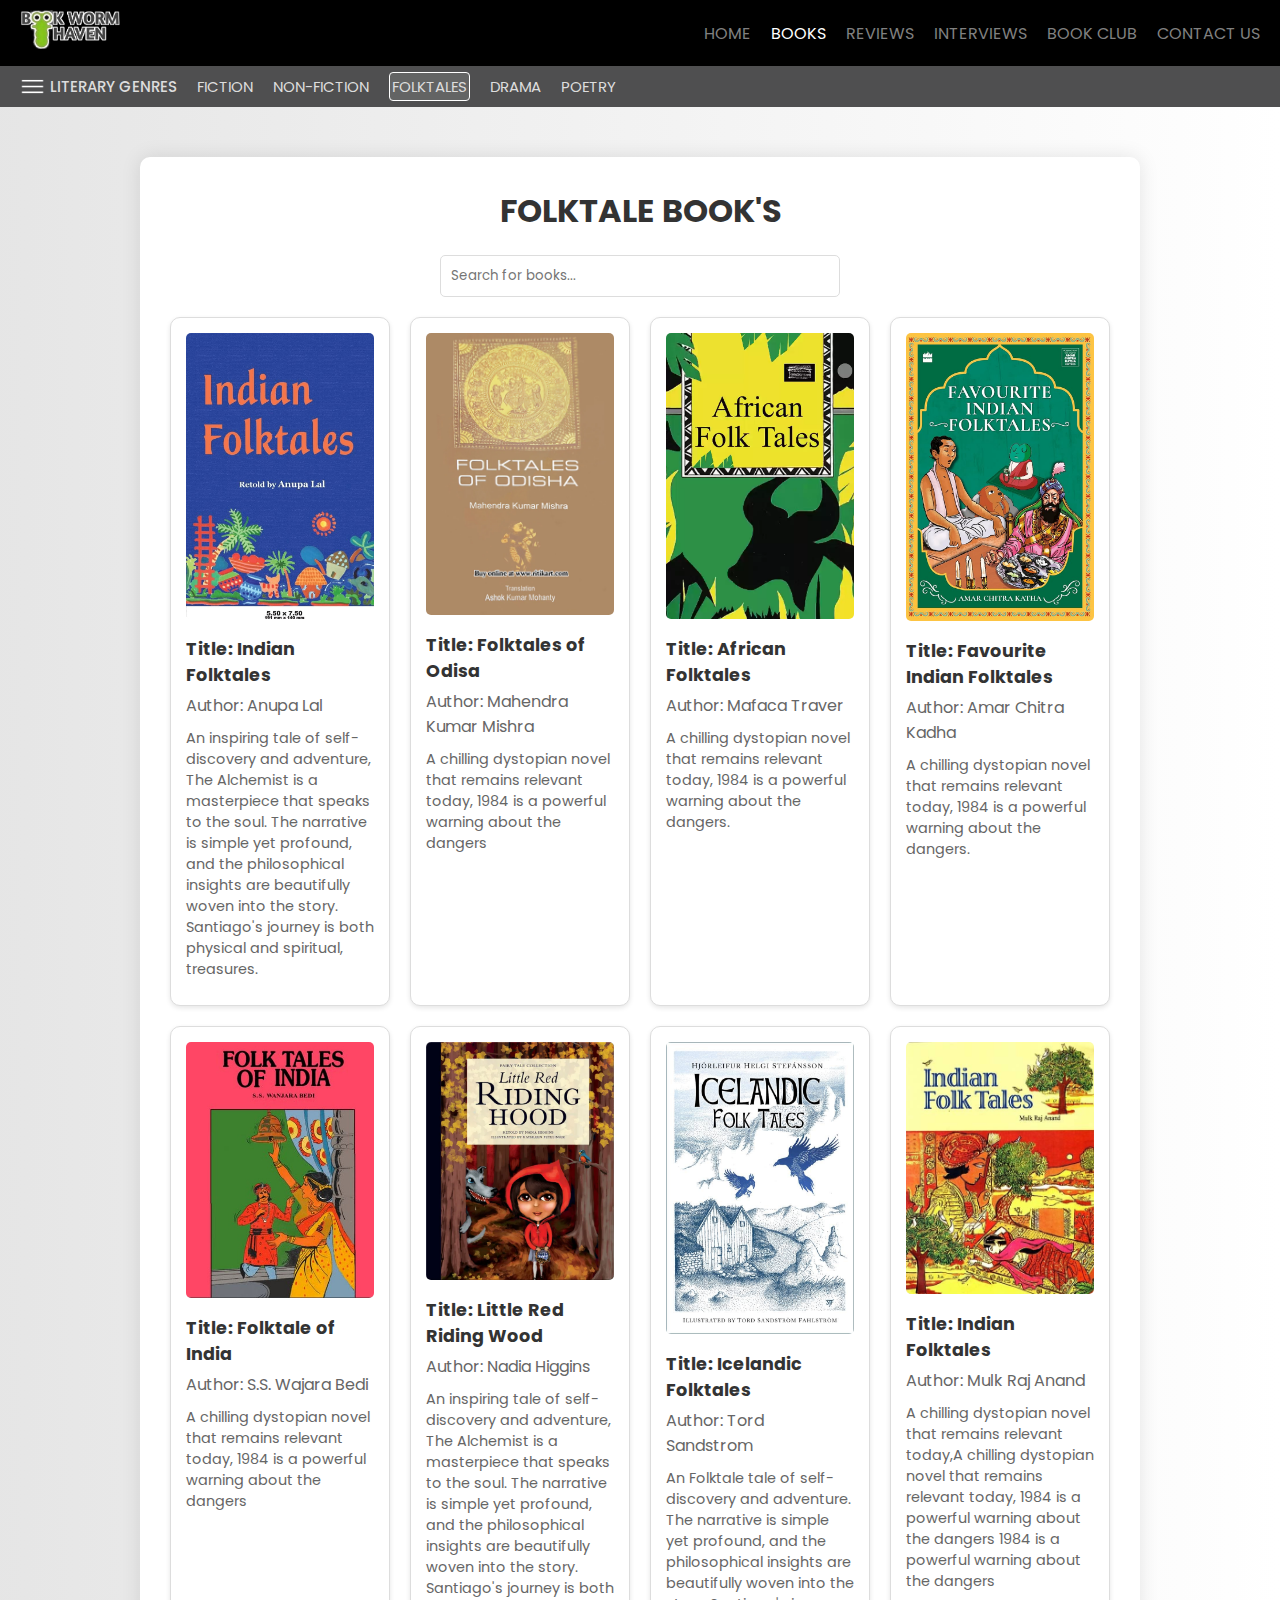
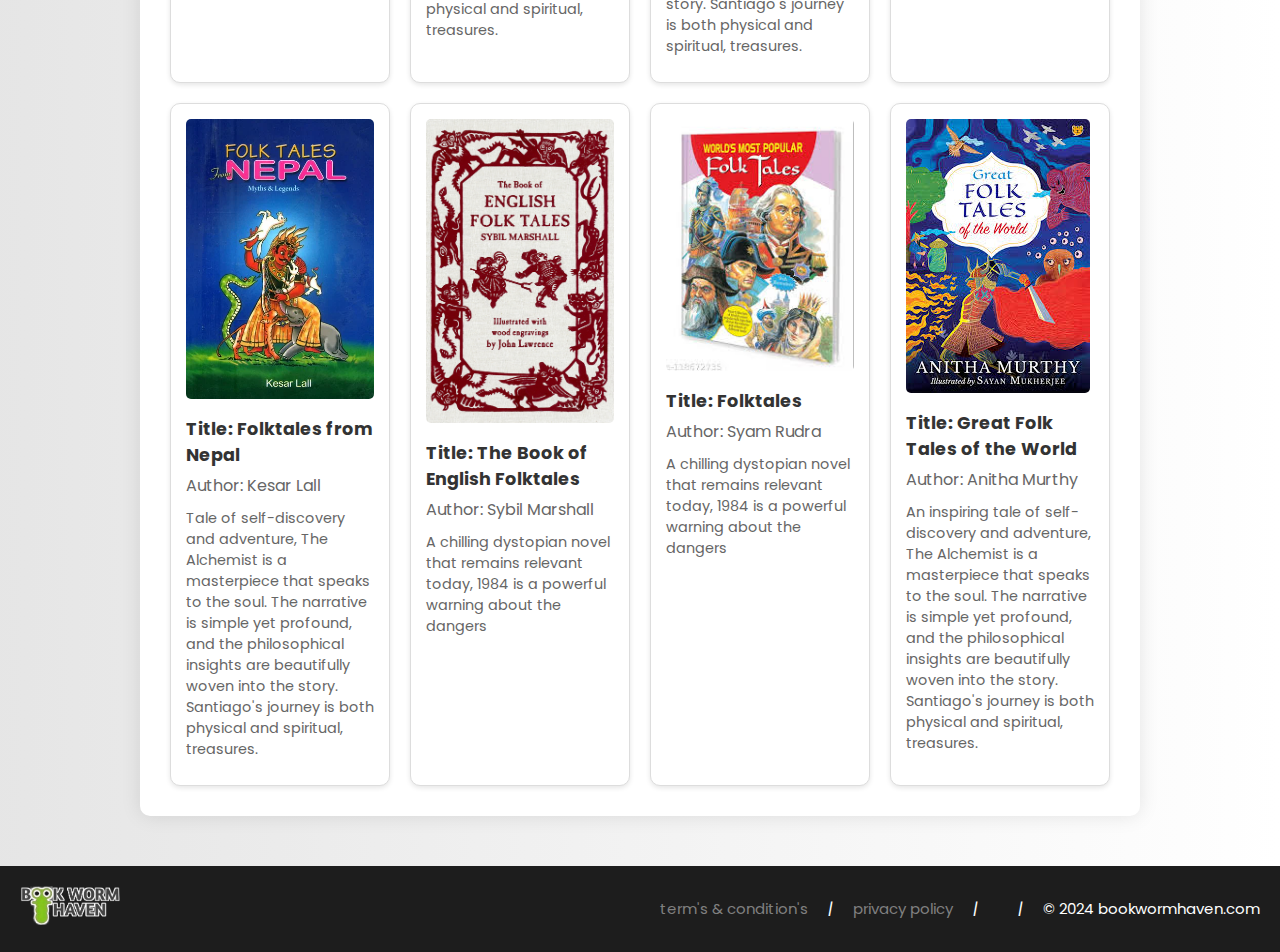
<file: folktales.html>
<!DOCTYPE html>
<html lang="en">

<head>
    <meta charset="UTF-8">
    <meta name="viewport" content="width=device-width, initial-scale=1.0">
    <title>Book Content List</title>
    <link rel="icon" href="./assets/logobwh.png">
    <link rel="preconnect" href="https://fonts.googleapis.com">
    <link rel="preconnect" href="https://fonts.gstatic.com" crossorigin>
    <link href="https://fonts.googleapis.com/css2?family=Poppins:wght@400;600&display=swap" rel="stylesheet">
    <link rel="stylesheet" href="https://cdnjs.cloudflare.com/ajax/libs/font-awesome/6.5.2/css/all.min.css" integrity="sha512-SnH5WK+bZxgPHs44uWIX+LLJAJ9/2PkPKZ5QiAj6Ta86w+fsb2TkcmfRyVX3pBnMFcV7oQPJkl9QevSCWr3W6A==" crossorigin="anonymous" referrerpolicy="no-referrer" />
    
    <style>
       * {
    margin: 0px;
    padding: 0px;
    box-sizing: border-box;
    font-family:'Poppins', sans-serif;
}

body {
    background: linear-gradient(to right,hsl(0, 0%, 90%),hsl(0, 0%, 100%));
}

a {
    text-decoration: none;
    color: inherit;
}
img{
    transition: 2s;
}
        nav a img{
    width: 100px;
    height: 100%;
}
nav {
    text-transform: uppercase;
    position: sticky;
    top: 0;
    display: flex;
    align-items: center;
    justify-content: space-between;
    background: rgb(0, 0, 0);
    padding: 10px 20px;
    color: grey;
    z-index: 2;
}
nav div ul{
    display: flex;
    text-decoration: none;
    gap: 20px;
}
nav div ul a:hover{
    color: #fff;
    }
    #index{
        color: #fff;
    }
      
    
    .nav-bottom { text-transform: uppercase;
            max-height: 41px;
            position: sticky;
            top: 63px;
            display: flex;
            align-items: center;
            gap: 20px;
            padding: 8px 20px;
            background: rgb(79, 79, 80);
            color: #dddddd;
            font-size: 15px;
            z-index: 2;
        }

        .nav-bottom div {
            display: flex;
            align-items: center;
            gap: 5px;
            font-weight: 500;
        }
/* 
        .nav-bottom .ele {
            display: none;
        }

        .nav-bottom .ele li {
            display: none;
        } */

        .nav-bottom .elements {
            position: relative;
            top: 60px;
            left: -50px;
        }

        nav .forHover:hover,
        .nav-bottom .drop:hover,#index-a    {
            border: 1px white solid;
            border-radius: 4px;
            padding: 2px;
            cursor: pointer;
            background-color: rgb(99, 100, 100);
        }

    
    .container {
            max-width: 1000px;
            margin: auto;
            margin-top: 50px;
            margin-bottom: 50px;
            background-color: #fff;
            border-radius: 10px;
            box-shadow: 0 0 20px rgba(0, 0, 0, 0.1);
            padding: 30px;
        }

        h1 {
            text-align: center;
            margin-bottom: 20px;
            color: #333;
        }

        .search-bar {
            margin-bottom: 20px;
            text-align: center;
        }

        .search-bar input {
            padding: 10px;
            width: 80%;
            max-width: 400px;
            border: 1px solid #ddd;
            border-radius: 5px;
        }

        .book-list {
            display: grid;
            grid-template-columns: repeat(auto-fill, minmax(200px, 1fr));
            gap: 20px;
        }

        .book-item {
            border: 1px solid #ddd;
            border-radius: 10px;
            padding: 15px;
            background-color: #fff;
            box-shadow: 0 2px 5px rgba(0, 0, 0, 0.1);
            transition: transform 0.3s ease, box-shadow 0.3s ease;
        }

        .book-item:hover {
            transform: translateY(-5px);
            box-shadow: 0 4px 15px rgba(0, 0, 0, 0.1);
        }

        .book-item img {
            max-width: 100%;
            height: auto;
            border-radius: 5px;
            margin-bottom: 10px;
        }

        .book-item h3 {
            margin-bottom: 5px;
            color: #333;
            font-size: 1.1em;
        }

        .book-item p {
            margin-bottom: 10px;
            color: #666;
        }

        .book-item .description {
            font-size: 0.9em;
        }
        footer{
    margin-top: 20px;
    padding: 20px;
    background-color: #1d1d1d;
    color: white;
}
#footer-img{
width: 100px;
height: 39px;
}
footer p{
    font-size: 15px;
}
footer .foo-div{
display: flex;
justify-content: space-between;
align-items: center;
gap: 20px;
}  footer .foo-div a{
            color: grey;
        }
        footer .foo-div a:hover{
            color: #fff;
        }
    </style>
</head>

<body>
    <nav>
        <a href="index.html">
            <img src="./assets/logobwh.png" alt="">
        </a>
        <div>
            <ul>
                <a href="index.html">Home</a>
                <a href="literary.html" id="index">Books</a>
                <a href="reviews.html" >Reviews</a>
                <a href="interview.html">Interviews</a>
                <a href="virtual.html">Book Club</a>
                <a href="contact.html">Contact Us</a>
            </ul>
        </div>
    </nav>
    <div class="nav-bottom" >
        <div class="drop" >
            <img src="./assets/menu_icon.png" width="25px" alt="">
            <p>Literary Genres</p>
        </div>

        <a class="ele drop" href="fiction.html" target="_blank">fiction</a>
        <a class="ele drop" href="non-fiction.html">non-fiction</a>
        <a class="ele drop" href="folktales.html" id="index-a">folktales</a>
        <a class="ele drop" href="drama.html">drama</a>
        <a class="ele drop" href="poetry.html">poetry</a>

    </div>
    <div class="container">
        <h1 style="text-transform: uppercase;">folktale book's</h1>
        <div class="search-bar">
            <input type="text" placeholder="Search for books..." onkeyup="filterBooks()">
            
        </div>
        <div class="book-list">
            <!-- Book items here -->
            <div class="book-item">
                <img src="./folktales/pic1.jpg" alt="Book Cover">
                <h3>Title: Indian Folktales</h3>
                <p>Author: Anupa Lal</p>
                <p class="description">An inspiring tale of self-discovery and adventure, The Alchemist is a masterpiece that speaks to the soul. The narrative is simple yet profound, and the philosophical insights are beautifully woven into the story. Santiago's journey is both physical and spiritual, treasures.</p>
            </div>
            <div class="book-item">
                <img src="./folktales/pic12.webp" alt="Book Cover">
                <h3>Title: Folktales of Odisa</h3>
                <p>Author: Mahendra Kumar Mishra</p>
                <p class="description">A chilling dystopian novel that remains relevant today, 1984 is a powerful warning about the dangers</p>
            </div>
            <!-- Repeat for the rest of the books -->
            <!-- Add more book items below -->
            <div class="book-item">
                <img src="./folktales/pic8.webp" alt="Book Cover">
                <h3>Title: African Folktales</h3>
                <p>Author: Mafaca Traver</p>
                <p class="description">A chilling dystopian novel that remains relevant today, 1984 is a powerful warning about the dangers.</p>
            </div>
            <!-- Repeat for more books -->
            <div class="book-item">
                <img src="./folktales/pic7.jpg" alt="Book Cover">
                <h3>Title: Favourite Indian Folktales</h3>
                <p>Author: Amar Chitra Kadha</p>
                <p class="description">A chilling dystopian novel that remains relevant today, 1984 is a powerful warning about the dangers.</p>
            </div>
            <div class="book-item">
                <img src="./folktales/pic5.jpg" alt="Book Cover">
                <h3>Title: Folktale of India</h3>
                <p>Author: S.S. Wajara Bedi</p>
                <p class="description">A chilling dystopian novel that remains relevant today, 1984 is a powerful warning about the dangers</p>
            </div>
            <div class="book-item">
                <img src="./folktales/pic6.webp" alt="Book Cover">
                <h3>Title: Little Red Riding Wood</h3>
                <p>Author: Nadia Higgins</p>
                <p class="description">An inspiring tale of self-discovery and adventure, The Alchemist is a masterpiece that speaks to the soul. The narrative is simple yet profound, and the philosophical insights are beautifully woven into the story. Santiago's journey is both physical and spiritual, treasures.</p>
            </div>
            <div class="book-item">
                <img src="./folktales/pic3.jpg" alt="Book Cover">
                <h3>Title: Icelandic Folktales</h3>
                <p>Author: Tord Sandstrom</p>
                <p class="description">An Folktale tale of self-discovery and adventure. The narrative is simple yet profound, and the philosophical insights are beautifully woven into the story. Santiago's journey is both physical and spiritual, treasures.</p>
            </div>
            <div class="book-item">
                <img src="./folktales/pic2.jpg" alt="Book Cover">
                <h3>Title: Indian Folktales</h3>
                <p>Author: Mulk Raj Anand</p>
                <p class="description">A chilling dystopian novel that remains relevant today,A chilling dystopian novel that remains relevant today, 1984 is a powerful warning about the dangers 1984 is a powerful warning about the dangers</p>
            </div>
            <div class="book-item">
                <img src="./folktales/pic9.webp" alt="Book Cover">
                <h3>Title: Folktales from Nepal</h3>
                <p>Author: Kesar Lall</p>
                <p class="description">Tale of self-discovery and adventure, The Alchemist is a masterpiece that speaks to the soul. The narrative is simple yet profound, and the philosophical insights are beautifully woven into the story. Santiago's journey is both physical and spiritual, treasures.</p>
            </div>
            <div class="book-item">
                <img src="./folktales/pic10.jpg" alt="Book Cover">
                <h3>Title: The Book of English Folktales</h3>
                <p>Author: Sybil Marshall</p>
                <p class="description">A chilling dystopian novel that remains relevant today, 1984 is a powerful warning about the dangers</p>
            </div>
            <div class="book-item">
                <img src="./folktales/pic11.jpeg" alt="Book Cover">
                <h3>Title: Folktales</h3>
                <p>Author: Syam Rudra</p>
                <p class="description">A chilling dystopian novel that remains relevant today, 1984 is a powerful warning about the dangers</p>
            </div>
            <div class="book-item">
                <img src="./folktales/pic4.jpeg" alt="Book Cover">
                <h3>Title: Great Folk Tales of the World</h3>
                <p>Author: Anitha Murthy</p>
                <p class="description">An inspiring tale of self-discovery and adventure, The Alchemist is a masterpiece that speaks to the soul. The narrative is simple yet profound, and the philosophical insights are beautifully woven into the story. Santiago's journey is both physical and spiritual, treasures.</p>
            </div>
            
        </div>
    </div>
    <footer>
        
        <div class="foo-div">
            <a href="index.html">
                <img id="footer-img" src="./assets/logobwh.png" class="image" alt="">
            </a>
       <div class="foo-div">
<a href="terms.html" ><p>term's & condition's   </p></a><i>|</i>
<a href="privacy.html"><p>privacy policy  </p></a><i>|</i>
<div class="footer-icon-container">
    <i class="fa-brands fa-instagram" style="color:white;"></i>
    <i class="fa-brands fa-twitter" style="color:white;"></i>
    <i class="fa-brands fa-facebook" style="color:white;"></i>    
</div><i>|</i>
<p>&copy; 2024 bookwormhaven.com</p>
       </div>
          </div>
</footer>
    <script>
         const paraElement = document.querySelectorAll(".ele");
        function showAll() {
            for (ele of paraElement) {
                ele.style.display = 'block';
            }
        }
        function noneAll() {
            for (ele of paraElement) {
                ele.style.display = 'none';
            }
        }
        function filterBooks() {
            const searchInput = document.querySelector('.search-bar input').value.toLowerCase();
            const books = document.querySelectorAll('.book-item');

            books.forEach(book => {
                const title = book.querySelector('h3').textContent.toLowerCase();
                const author = book.querySelector('p').textContent.toLowerCase();
                const description = book.querySelector('.description').textContent.toLowerCase();

                if (title.includes(searchInput) || author.includes(searchInput) || description.includes(searchInput)) {
                    book.style.display = 'block';
                } else {
                    book.style.display = 'none';
                }
            });
        }
    </script>
</body>

</html>
</file>
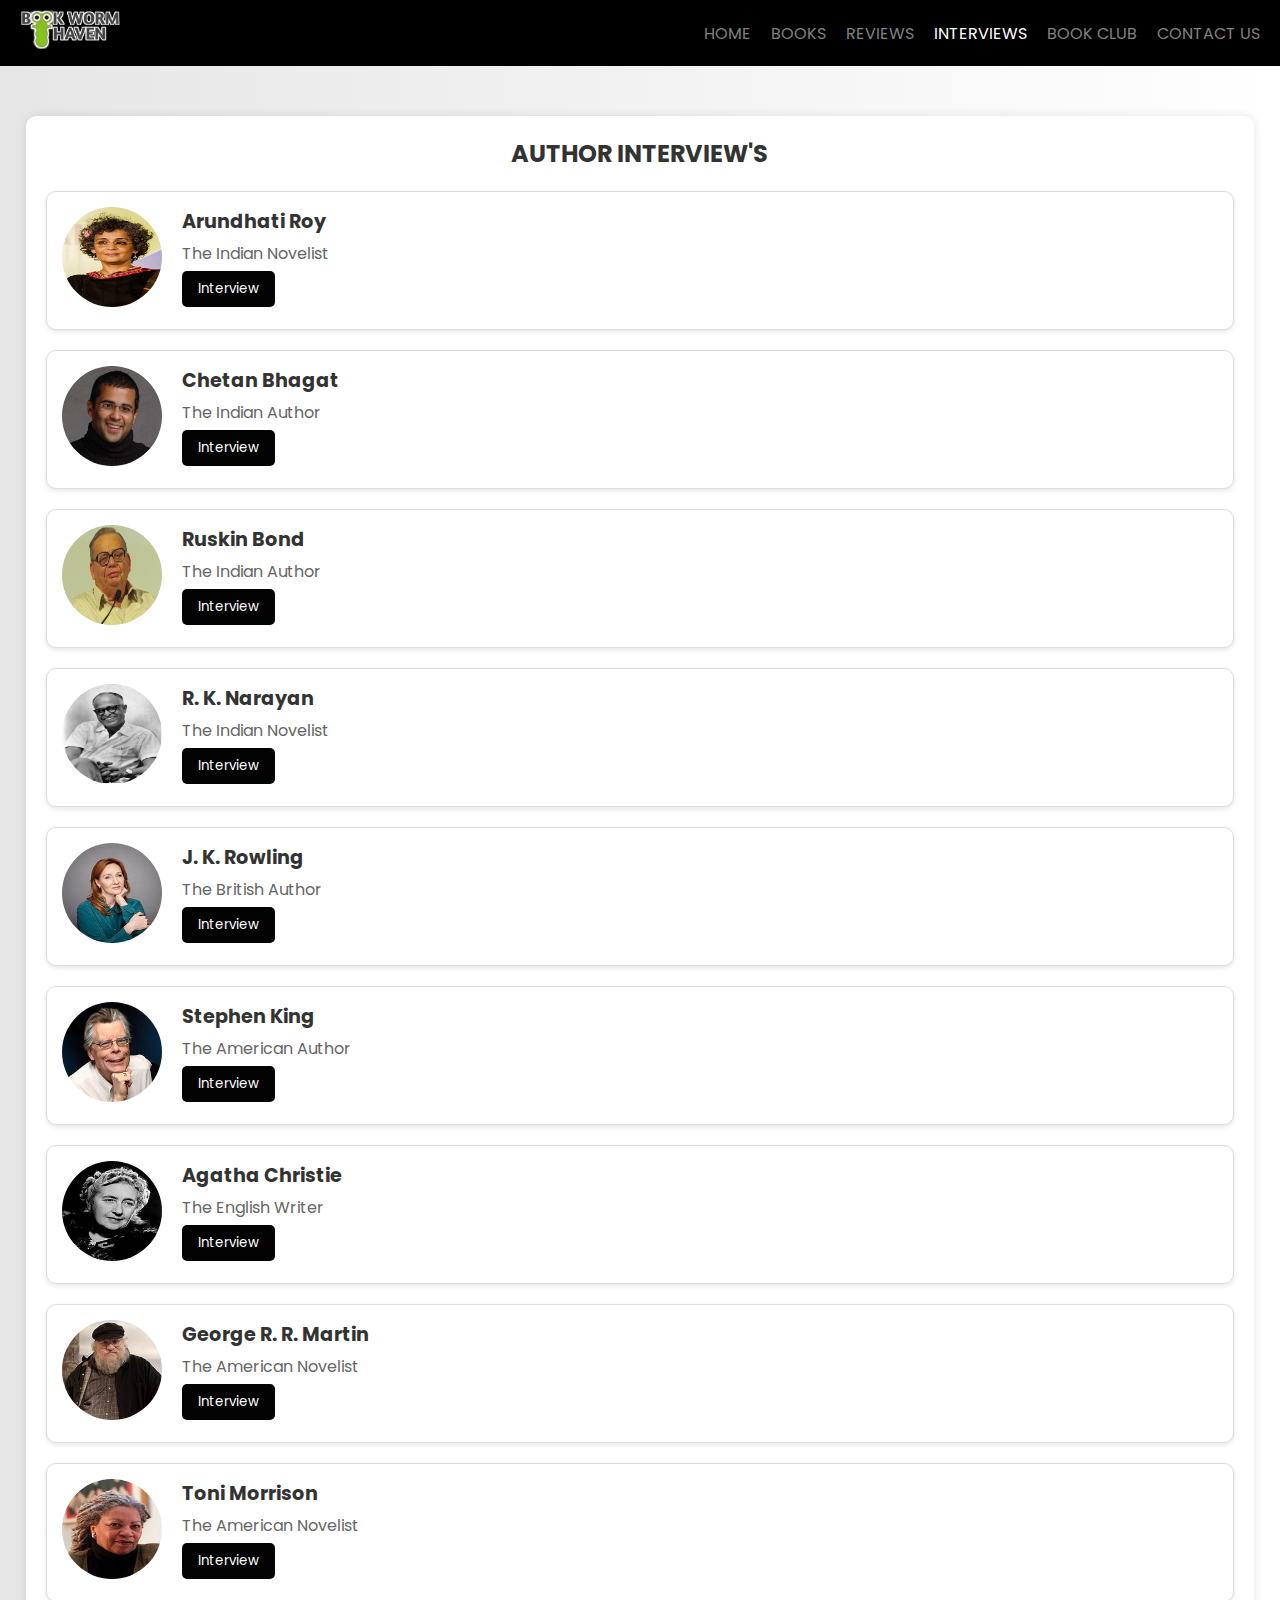
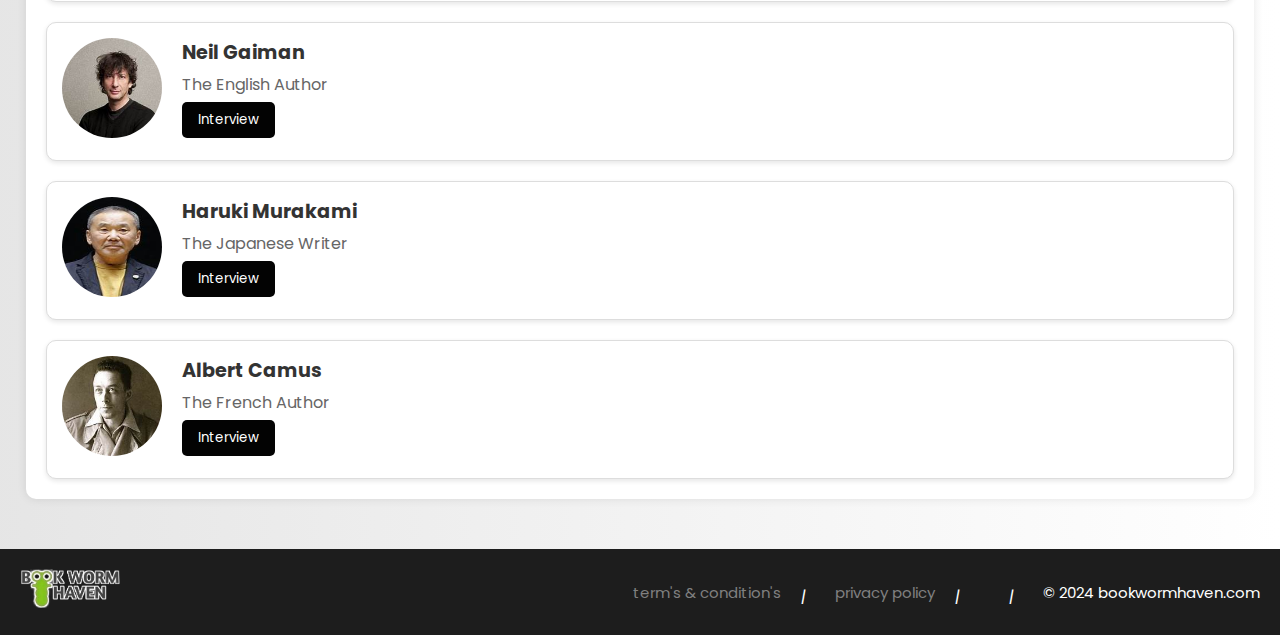
<file: interview.html>
<!DOCTYPE html>
<html lang="en">

<head>
    <meta charset="UTF-8">
    <meta name="viewport" content="width=device-width, initial-scale=1.0">
    <title>Book Reviews @</title>
    <link rel="icon" href="./assets/logobwh.png">
    <link rel="preconnect" href="https://fonts.googleapis.com">
    <link rel="preconnect" href="https://fonts.gstatic.com" crossorigin>
    <link href="https://fonts.googleapis.com/css2?family=Poppins:wght@100;200;300;400;500;600;700;800;900&display=swap"
        rel="stylesheet">
    <link rel="stylesheet" href="https://cdnjs.cloudflare.com/ajax/libs/font-awesome/6.5.2/css/all.min.css"
        integrity="sha512-SnH5WK+bZxgPHs44uWIX+LLJAJ9/2PkPKZ5QiAj6Ta86w+fsb2TkcmfRyVX3pBnMFcV7oQPJkl9QevSCWr3W6A=="
        crossorigin="anonymous" referrerpolicy="no-referrer" />

    <style>
        * {
            margin: 0px;
            padding: 0px;
            box-sizing: border-box;
            font-family: 'Poppins', sans-serif;
        }

        body {
            background: linear-gradient(to right, hsl(0, 0%, 90%), hsl(0, 0%, 100%));
        }

        a {
            text-decoration: none;
            color: inherit;
        }

        img {
            transition: 2s;
        }

        nav a img {
            width: 100px;
            height: 100%;
        }

        nav {
            text-transform: uppercase;
            position: sticky;
            top: 0;
            display: flex;
            align-items: center;
            justify-content: space-between;
            background: rgb(0, 0, 0);
            padding: 10px 20px;
            color: grey;
            z-index: 2;
        }

        nav div ul {
            display: flex;
            text-decoration: none;
            gap: 20px;
        }

        nav div ul a:hover {
            color: #fff;
        }

        #index {
            color: #fff;
        }

        .container {
            max-width: 96%;

            margin: auto;
            margin-top: 50px;
            margin-bottom: 50px;
            background-color: #fff;
            border-radius: 10px;
            box-shadow: 0 0 10px rgba(0, 0, 0, 0.1);
            padding: 20px;
        }

        h2.section-title {
            text-align: center;
            margin-bottom: 20px;
            color: #333;
        }

        .reviews-container {
            display: flex;
            flex-direction: column;
            gap: 20px;
        }

        .review-item {

            display: flex;
            gap: 20px;
            padding: 15px;
            border: 1px solid #ddd;
            border-radius: 10px;
            background-color: #fff;
            box-shadow: 0 2px 5px rgba(0, 0, 0, 0.1);
        }

        .review-item:hover {
            box-shadow: 0 4px 10px rgba(0, 0, 0, 0.2);
        }

        .review-avatar {
            flex-shrink: 0;
        }

        .review-avatar img {
            border-radius: 50%;
            width: 100px;
            height: 100px;
        }

        .review-content {
            flex-grow: 1;
        }

        .review-content h3 {
            margin: 0;
            color: #333;
            font-size: 1.2em;
        }

        .review-content p {
            margin: 5px 0;
            color: #666;
        }

        .review-date {
            font-size: 0.9em;
            color: #999;
        }

        .star-rating {
            color: #FFD700;
        }

        .toggle-button {
            background-color: hsl(0, 0%, 1%);
            color: #fff;
            border: none;
            padding: 8px 16px;
            border-radius: 5px;
            cursor: pointer;
        }

        .toggle-button:hover {
            background-color: hsl(0, 0%, 25%);
        }

        .review-text {
            display: none;
            /* Initially hide review content */
        }

        footer {
            margin-top: 20px;
            padding: 20px;
            background-color: #1d1d1d;
            color: white;
        }

        #footer-img {
            width: 100px;
            height: 39px;
        }

        footer p {
            font-size: 15px;
        }

        footer .foo-div {
            display: flex;
            justify-content: space-between;
            align-items: center;
            gap: 20px;
        }

        footer .foo-div a {
            color: grey;
        }

        footer .foo-div a:hover {
            color: #fff;
        }

        i {
            width: 14px;
            height: 16px;
        }
    </style>
</head>

<body>
    <nav>
        <a href="index.html">
            <img src="./assets/logobwh.png" alt="">
        </a>
        <div>
            <ul>
                <a href="index.html">Home</a>
                <a href="literary.html">Books</a>
                <a href="reviews.html">Reviews</a>
                <a href="interview.html" id="index">Interviews</a>
                <a href="virtual.html">Book Club</a>
                <a href="contact.html">Contact Us</a>
            </ul>
        </div>
    </nav>
    <div class="container">
        <h2 class="section-title" style="text-transform: uppercase;">Author Interview's</h2>
        <div class="reviews-container">
            <div class="review-item">
                <div class="review-avatar">
                    <img src="./assets/Arundhati_Roy.jpg" alt="User Avatar">
                </div>
                <div class="review-content">
                    <h3>Arundhati Roy</h3>
                    <p>The Indian Novelist</p>
                    <pre class="review-text">

Interviewer: Ms. Roy, your writing often delves into complex social and political issues. What draws you to these topics?

Arundhati Roy: I believe that literature should engage with the world around us, reflect its complexities, its injustices, and its contradictions. 
               My writing is a response to the times we live in, a way to understand and challenge the status quo.

Interviewer: Your novel "The God of Small Things" received widespread acclaim. How did you approach writing such a multi-layered 
             narrative?

Arundhati Roy: "The God of Small Things" emerged from a deeply personal place, rooted in my experiences growing up in Kerala. 
                  I wanted to capture the intricacies of human relationships against the backdrop of a society grappling with caste, politics,
                   and tradition. It was important for me to weave together the small, intimate moments with the larger socio-political context.

Interviewer: Many of your essays and speeches are known for their bold critique of capitalism and globalization.
             What motivates you to speak out against these forces?

Arundhati Roy: Capitalism and globalization have led to unprecedented levels of
                    </pre>
                    <button class="toggle-button" onclick="toggleReviewContent(this)">Interview</button>
                </div>
            </div>
            <div class="review-item">
                <div class="review-avatar">
                    <img src="./assets/chetanbhagat.jpg" alt="User Avatar">
                </div>
                <div class="review-content">
                    <h3>Chetan Bhagat</h3>
                    <p>The Indian Author</p>
                    <pre class="review-text">
                        Interviewer: Mr. Bhagat, your novels have gained immense popularity, particularly among young readers in India. What do
                        you think resonates most with your audience?
                        
                        Chetan Bhagat: Thank you for having me. I think what resonates most with readers is the relatability of the characters
                        and the stories. I try to write about everyday people facing everyday challenges, whether it's in their personal
                        relationships, their careers, or their aspirations. My goal is to tell stories that people can see themselves reflected
                        in, stories that offer both entertainment and insight into the human experience.
                        
                        Interviewer: Your novels often address contemporary issues such as love, career struggles, and societal pressures. How
                        do you approach incorporating these themes into your storytelling?
                        
                        Chetan Bhagat: I believe in writing stories that are relevant to the times we live in. I draw inspiration from the world
                        around me, from the conversations I have with people, and from the issues that I see affecting society. Whether it's the
                        challenges of modern dating, the pressures of academic and professional success, or the cultural clashes between
                        tradition and modernity, I try to explore these themes in a way that is both entertaining and thought-provoking.
                        
                        Interviewer: Your writing style is known for its simplicity and accessibility. How do you strive to connect with readers
                        through your prose?
                        
                        Chetan Bhagat: I believe in the power of storytelling to bridge the gap between writer and reader. I try to write in a
                        language that is accessible to a wide audience, avoiding overly complex language or literary pretensions. My goal is to
                        engage readers on an emotional level, to draw them into the lives of my characters and make them care about what happens
                        to them. I want my books to be enjoyable and easy to read, but also meaningful and thought-provoking.
                        
                        Interviewer: Your novels have been adapted into successful Bollywood films. What is it like seeing your stories brought
                        to life on the big screen?
                        
                        Chetan Bhagat: It's been an incredible experience to see my stories adapted for film. The collaborative nature of
                        filmmaking brings a whole new dimension to the storytelling process, allowing for visual interpretations and creative
                        flourishes that can enhance the original source material. Of course, there are always changes and compromises that have
                        to be made in the adaptation process, but overall, I've been fortunate to work with talented filmmakers who have brought
                        my stories to life in exciting and unexpected ways.
                        
                        Interviewer:Thanks for your precious time.</pre>
                        <button class="toggle-button" onclick="toggleReviewContent(this)">Interview</button>
                </div>
            </div>
            <div class="review-item">
                <div class="review-avatar">
                    <img src="./assets/RuskinBond.jpg" alt="User Avatar">
                </div>
                <div class="review-content">
                    <h3>Ruskin Bond</h3>
                    <p>The Indian Author</p>
                    <pre class="review-text">
                        Interviewer: Mr. Bond, your stories are deeply rooted in the landscapes and people of India.
                        What draws you to these settings?
                        
                        Ruskin Bond: India is a land of endless stories, each corner teeming with its own history, culture, and
                        characters. I've always been fascinated by the diversity and richness of this country, and
                        I find endless inspiration in its landscapes, from the misty hills of Mussoorie to the bustling
                        streets of small towns.
                        
                        Interviewer: Many of your protagonists are children or adolescents.
                        What is it about the innocence of youth that appeals to you as a writer?
                        
                        Ruskin Bond: Children possess a unique perspective on the world, one that is filled with wonder,
                        curiosity, and a sense of adventure.As a writer, I enjoy exploring this innocence and vulnerability,
                        as well as the resilience and wisdom that often accompany it.
                        Besides, childhood is a time of endless possibilities, making it fertile ground for storytelling.
                        
                        Interviewer: Your writing often evokes a strong sense of nostalgia.
                        How do you balance celebrating the past with engaging with the present?
                        
                        Ruskin Bond: Nostalgia is a powerful emotion, one that allows us to reconnect with cherished memories and experiences.
                        However, I also believe in the importance of embracing the present moment and remaining open to new experiences.
                        In my writing, I strive to strike a balance between honoring the past and celebrating the beauty and
                        complexity of the here and now.
                        
                        Interviewer: Your stories frequently feature the natural world as a prominent backdrop.
                        What role does nature play in your writing?
                        
                        Ruskin Bond: Nature is my muse, my constant companion, and my greatest source of inspiration.
                        Whether it's the whispering trees, the gurgling streams, or the songs of birds,the natural world never fails to
                        captivate me. In my stories.nature often serves as a metaphor for the human experience,
                        reflecting our joys, sorrows, and spiritual journeys.
                        
                        Interviewer: You've been writing for several decades now.
                        How has your approach to writing evolved over the years?
                        
                        Ruskin Bond: As I've grown older, my writing has become more reflective and introspective.
                        I find myself drawn to themes of memory, mortality, and the passage of time,
                        exploring these universal truths through the lens of personal experience.
                        At the same time, I remain committed to storytelling as a way of celebrating
                        life's joys and mysteries.
                        
                        Interviewer: What advice would you give to aspiring writers who hope to capture the magic of storytelling?
                        
                        Ruskin Bond: My advice would be to write from the heart, to be true to your own voice and vision.
                        Don't worry about following trends or seeking validation from others; instead,
                        focus on telling stories that resonate with you personally.
                        And remember, the most powerful stories are often the simplest ones,
                        rooted in the timeless themes of love, loss, and redemption.</pre>
                    <button class="toggle-button" onclick="toggleReviewContent(this)">Interview</button>
                </div>
            </div>
            <div class="review-item">
                <div class="review-avatar">
                    <img src="./assets/RK.webp" alt="User Avatar">
                </div>
                <div class="review-content">
                    <h3>R. K. Narayan</h3>
                    <p>The Indian Novelist</p>
                    <pre class="review-text">

                    Interviewer: Mr. Narayan, your novels are beloved for their vivid portrayal of everyday life in India.
                     What draws you to  these ordinary yet remarkable stories?
                   
                    R.K. Narayan: I've always been fascinated by the simplicity and complexity of human existence, particularly
                     in the context of small-town India. In the seemingly mundane lives of ordinary people, I find extraordinary
                      stories waiting to be told. My aim as a writer is to capture the beauty and humor of everyday life, to celebrate
                     the triumphs and tribulations of the human spirit.
                    
                    Interviewer: Your fictional town of Malgudi is almost a character in itself, serving as the backdrop for many of your
                    stories. What inspired you to create this fictional setting?
                    
                    R.K. Narayan: Malgudi is a composite of various places I've encountered in my travels across South India. It represents
                    not just a physical location, but also a state of mind—a microcosm of the larger Indian society. Through Malgudi, I aim
                    to explore universal themes such as love, family, and community, while also offering a window into the unique cultural
                    milieu of India.
                    
                    Interviewer: Your writing often blends humor with poignancy, creating a distinct narrative voice. How do you strike a
                    balance between these contrasting elements?
                    
                    R.K. Narayan: Life itself is a delicate balance of joy and sorrow, laughter and tears. In my writing, I try to reflect
                    this duality by infusing moments of humor with underlying pathos, and vice versa. Humor is a powerful tool for
                    illuminating the absurdities of life, while poignancy adds depth and resonance to the narrative. Ultimately, it's about
                    capturing the full spectrum of human experience with honesty and compassion.
                    
                    Interviewer: Many of your characters are ordinary people grappling with universal themes such as love, ambition, and
                    identity. How do you approach character development in your novels?
                    
                    R.K. Narayan: I believe that characters are the heart and soul of any story. In my novels, I strive to create characters
                    who feel authentic and relatable, drawing inspiration from the people I've encountered in my own life. Whether it's the
                    bumbling protagonist of "Swami and Friends" or the enigmatic Margayya in "The Financial Expert," each character is a
                    product of their environment, shaped by their hopes, fears, and aspirations.
                    
                    Interviewer: Your novels have been celebrated for their timeless quality, resonating with readers across generations.
                    What do you think accounts for this enduring appeal?
                    
                    R.K. Narayan: I think it's because my stories are rooted in the universal truths of the human condition. Despite being
                    set in a specific time and place, the themes and emotions they explore—love, friendship, longing—are timeless and
                    universal. In a rapidly changing world, there's something comforting about returning to the familiar streets of Malgudi
                    and rediscovering the joys and sorrows of everyday life.
                    
                    Interviewer: What advice would you give to aspiring writers who hope to capture the essence of everyday life in their
                    own work?
                    
                    R.K. Narayan: My advice would be to cultivate a keen sense of observation and empathy, to pay attention to the small
                    details and nuances of life that often go unnoticed. Draw inspiration from your own experiences and the world around
                    you, but don't be afraid to imbue your stories with imagination and creativity. And above all, write with sincerity and
                    passion, and trust in the power of storytelling to touch hearts and minds
</pre>
                    <button class="toggle-button" onclick="toggleReviewContent(this)">Interview</button>
                </div>
            </div>
            <div class="review-item">
                <div class="review-avatar">
                    <img src="./assets/jk rowling.jpeg" alt="User Avatar">
                </div>
                <div class="review-content">
                    <h3>J. K. Rowling</h3>
                    <p>The British Author</p>
                    <pre class="review-text">

                        Interviewer: Ms. Rowling, your "Harry Potter" series has captured the hearts of millions around the world. What inspired
                        you to create such a rich and magical universe?
                        
                        J.K. Rowling: Thank you. Well, the idea for Harry Potter actually came to me on a train journey from Manchester to
                        London. The character of Harry, along with the wizarding world he inhabits, just appeared in my mind, fully formed. I've
                        always been fascinated by the power of imagination and the idea of hidden worlds coexisting with our own.
                        
                        Interviewer: Your books have not only entertained readers but also sparked discussions on themes such as friendship,
                        courage, and the battle between good and evil. How important is it for you to convey these messages through your
                        storytelling?
                        
                        J.K. Rowling: Extremely important. I believe that literature has the power to shape hearts and minds, to inspire empathy
                        and understanding. Through the adventures of Harry and his friends, I wanted to explore universal themes that resonate
                        with readers of all ages, from the importance of love and loyalty to the consequences of prejudice and intolerance.
                        
                        Interviewer: The "Harry Potter" series has been praised for its diverse and well-developed cast of characters. How do
                        you go about creating such memorable characters?
                        
                        J.K. Rowling: For me, character development is one of the most enjoyable aspects of writing. I draw inspiration from a
                        variety of sources, including people I've met, experiences I've had, and even aspects of myself. Each character, no
                        matter how minor, has their own backstory, motivations, and quirks, which helps bring them to life on the page.
                        
                        Interviewer:Thankyou so much,for your precious time.
                                            </pre>
                    <button class="toggle-button" onclick="toggleReviewContent(this)">Interview</button>
                </div>
            </div>
            <div class="review-item">
                <div class="review-avatar">
                    <img src="./assets/stephen king.jpeg" alt="User Avatar">
                </div>
                <div class="review-content">
                    <h3>Stephen King</h3>
                    <p>The American Author</p>
                    <pre class="review-text">
                        Interviewer: Mr. King, your novels are renowned for their ability to terrify and captivate readers. What draws you to
                        the horror genre?
                        
                        Stephen King: I've always been fascinated by the darker aspects of human nature, the things that lurk in the shadows of
                        our minds. Horror allows me to explore these fears and anxieties in a safe and controlled environment, to confront the
                        monsters under the bed, so to speak. Plus, there's something uniquely exhilarating about scaring the pants off people.
                        
                        Interviewer: Many of your stories are set in small towns in Maine, where you grew up. What is it about these settings
                        that appeals to you as a writer?
                        
                        Stephen King: Maine is my home, my heart, and my muse. Its rugged landscapes, quaint villages, and quirky characters
                        provide the perfect backdrop for tales of suspense and terror. But more than that, small towns represent a microcosm of
                        society, with all its secrets, scandals, and dark undercurrents. They're familiar yet unsettling, which makes them ideal
                        settings for horror fiction.
                        
                        Interviewer: Your novels often delve into supernatural phenomena and the paranormal. What interests you about these
                        themes?
                        
                        Stephen King: I've always</pre>
                    <button class="toggle-button" onclick="toggleReviewContent(this)">Interview</button>
                </div>
            </div>
            <div class="review-item">
                <div class="review-avatar">
                    <img src="./assets/agatha christie.jpeg" alt="User Avatar">
                </div>
                <div class="review-content">
                    <h3>Agatha Christie</h3>
                    <p>The English Writer</p>
                    <pre class="review-text">
            Interviewer: Ms. Christie, your novels are celebrated for their intricate plots and unforgettable characters. What
            inspired you to become a mystery writer?
            
            Agatha Christie: Thank you. Well, I've always been fascinated by the puzzle-like nature of the mystery genre, the
            challenge of constructing a narrative that keeps readers guessing until the very end. I suppose you could say I have a
            natural curiosity about human nature and the mysteries of the human mind, which I channel into my writing.
            
            Interviewer: Your most famous creation, Hercule Poirot, is one of the most beloved detectives in literary history. What
            inspired you to create such a distinctive character?
            
            Agatha Christie: Ah, Monsieur Poirot. He came to me almost fully formed, with his eccentricities and his little grey
            cells. </pre>
                    <button class="toggle-button" onclick="toggleReviewContent(this)">Interview</button>
                </div>
            </div>
            <div class="review-item">
                <div class="review-avatar">
                    <img src="./assets/george.jpeg" alt="User Avatar">
                </div>
                <div class="review-content">
                    <h3>George R. R. Martin</h3>
                    <p>The American Novelist</p>
                    <pre class="review-text">
Interviewer: Mr. Martin, your "A Song of Ice and Fire" series has become a global phenomenon, known for its complex characters and intricate plotlines. What inspired you to create such a vast and immersive fantasy world?

George R.R. Martin: Thank you. Well, I've always been fascinated by history, particularly the medieval period with its wars, politics, and intrigue. I wanted to create a world that felt authentic and lived-in, where the stakes are high and the consequences of actions are far-reaching. And of course, being a lifelong fan of fantasy literature, I couldn't resist the opportunity to put my own spin on the genre.

Interviewer: Your novels are known for their morally grey characters and unpredictable narrative twists. How do you approach character development and plotting in such a complex world?

George R.R. Martin: Character development is at the heart of everything I write. I believe that the best stories are driven by the choices and actions of the characters, rather than by external plot devices. Each character in my novels is like a fully realized person, with their own motivations, flaws, and contradictions. As for plotting, I like to keep things loose and flexible, allowing the story to evolve organically as I write.

Interviewer: Your world-building is incredibly detailed, from the noble houses of Westeros to the exotic lands across the Narrow Sea. How do you go about creating such rich and diverse cultures?

George R.R. Martin: World-building is one of the most enjoyable aspects of writing fantasy. I draw inspiration from a
wide range of sources, including history, mythology, and my own imagination. I like to think of each culture in my world
as a reflection of real-world societies, with their own customs, traditions, and belief systems. It's all about creating
a sense of depth and authenticity, so that readers feel like they're stepping into a real place.

Interviewer: Your novels have been adapted into the hit HBO series "Game of Thrones." What was it like seeing your
characters and world brought to life on the screen?

George R.R. Martin: It was a surreal experience, to say the least. Seeing actors embodying characters that I've spent
years imagining was both thrilling and a little bit terrifying. But overall, I was incredibly impressed with the
dedication and talent of everyone involved in the production. Of course, there were some changes and deviations from the
source material, but that's to be expected when adapting a sprawling epic like mine for television.

Interviewer: Your writing process is famously slow and meticulous. How do you stay motivated and focused over the course
of such a long and ambitious project?

George R.R. Martin: It's true that I'm not the fastest writer in the world. But for me, writing is a labor of love,
something that I'm deeply passionate about. I try not to rush the process, instead allowing myself the time and space to
explore different ideas and directions. Of course, there are days when the words don't flow as easily as I'd like, but
I've learned to embrace the ebb and flow of creativity and trust in the journey.

Interviewer: What advice would you give to aspiring writers who hope to create their own epic fantasy worlds?

George R.R. Martin: My advice would be to write what you love, and write it with all your heart. Don't worry about
following trends or trying to please others—just focus on telling the story that you want to tell, in the way that only
you can tell it. And remember, writing is a marathon, not a sprint, so be patient with yourself and enjoy the journey. </pre>
                    <button class="toggle-button" onclick="toggleReviewContent(this)">Interview</button>
                </div>
            </div>
            <div class="review-item">
                <div class="review-avatar">
                    <img src="./assets/toni.jpeg" alt="User Avatar">
                </div>
                <div class="review-content">
                    <h3>Toni Morrison</h3>
                    <p>The American Novelist</p>
                    <pre class="review-text">
                        Interviewer: Ms. Morrison, your novels are celebrated for their lyrical prose and profound exploration of race,
                        identity, and memory. What draws you to these themes?
                        
                        Toni Morrison: Thank you. Well, I believe that literature has the power to illuminate the human experience in all its
                        complexity, and for me, that means grappling with the legacy of racism and oppression in America. These are issues that
                        have shaped our nation's history and continue to reverberate in the present day, and I feel a responsibility as a writer
                        to bear witness to these truths.
                        
                        Interviewer: Your writing often challenges conventional narrative structures, incorporating elements of magical realism
                        and folklore. How do you approach storytelling in such an innovative way?
                        
                        Toni Morrison: I've always been interested in pushing the boundaries of storytelling, in finding new ways to convey the
                        truths that lie beneath the surface. For me, magical realism is a way of tapping into the collective unconscious, of
                        accessing truths that are beyond the realm of rational explanation. By blending the ordinary with the extraordinary, I
                        hope to create narratives that resonate on a deeper, more visceral level.
                        
                        Interviewer: Your novels feature a diverse cast of characters, each with their own hopes, fears, and struggles. How do
                        you go about creating such rich and fully realized characters?
                        
                        Toni Morrison: Characters are the heart and soul of any story, and for me, they often come to life through their voices.
                        I listen closely to the rhythms and cadences of language, to the way people speak and express themselves. Each character
                        has their own unique voice and perspective, shaped by their experiences and their environment. By honoring the
                        complexity and individuality of each character, I hope to create a more inclusive and empathetic vision of the world.
                        
                        Interviewer: Your novel "Beloved" is considered a masterpiece of American literature, exploring the trauma of slavery
                        and its lasting impact on African American families. What inspired you to write such a powerful and haunting story?
                        
                        Toni Morrison: "Beloved" was inspired by the true story of Margaret Garner, a fugitive slave who killed her own child
                        rather than see her returned to slavery. I was struck by the sheer horror and desperation of that act, and I wanted to
                        explore the psychological and emotional ramifications of such trauma. At its core, "Beloved" is a story about the
                        enduring power of love and the resilience of the human spirit, even in the face of unspeakable suffering.
                        
                        Interviewer: Your work has been hailed for its unflinching portrayal of the African American experience. What do you
                        hope readers take away from your novels?
                        
                        Toni Morrison: I hope that my novels challenge readers to confront uncomfortable truths, to reckon with the legacy of
                        racism and injustice in our society. But I also hope that they find moments of beauty and grace amidst the pain, moments
                        of connection and solidarity that transcend race and culture. Ultimately, my goal as a writer is to inspire empathy and
                        understanding, to bridge the divides that separate us and to affirm the dignity and worth of every human being.
                        
                        Interviewer: What advice would you give to aspiring writers who hope to follow in your footsteps?
                        
                        Toni Morrison: My advice would be to write from the heart, to tell the stories that only you can tell, in your own
                        unique voice. Don't be afraid to be bold and fearless in your writing, to challenge conventions and push the boundaries
                        of storytelling. And above all, trust in the power of literature to change hearts and minds, to heal wounds and inspire
                        hope. As writers, we have a responsibility to bear witness to the world around us, to speak truth to power, and to
                        imagine a more just and compassionate future.</pre>
                    <button class="toggle-button" onclick="toggleReviewContent(this)">Interview</button>
                </div>
            </div>
            <div class="review-item">
                <div class="review-avatar">
                    <img src="./assets/neil gaiman.jpeg" alt="User Avatar">
                </div>
                <div class="review-content">
                    <h3>Neil Gaiman</h3>
                    <p>The English Author</p>
                    <pre class="review-text">
                        Interviewer: Mr. Gaiman, your novels and graphic novels are known for their fantastical worlds, rich mythology, and dark
                        whimsy. What draws you to these themes?
                        
                        Neil Gaiman: Thank you. Well, I've always been fascinated by the intersection of the mundane and the magical, the
                        ordinary and the extraordinary. For me, storytelling is a way of exploring the hidden corners of the universe, of
                        delving into the mysteries that lie just beyond the veil of reality. Plus, there's something inherently thrilling about
                        creating worlds and characters that defy the laws of nature and logic.
                        
                        Interviewer: Your work often blurs the lines between genres, combining elements of fantasy, horror, and mythology. How
                        do you approach blending these different storytelling traditions?
                        
                        Neil Gaiman: I've never been one to stick to the rules when it comes to writing. I believe that creativity thrives on
                        experimentation and innovation, on pushing the boundaries of what's possible. For me, genre is just a starting point—a
                        way of framing the story and engaging with certain themes and tropes. But ultimately, I'm more interested in telling a
                        compelling story than adhering to a specific genre or formula.
                        
                        Interviewer: Your novel "American Gods" explores the clash of old gods and new in contemporary America. What inspired
                        you to delve into such a provocative and ambitious concept?
                        
                        Neil Gaiman: "American Gods" was born out of a fascination with mythology and the power of belief. I wanted to explore
                        the idea of gods as manifestations of human consciousness, as symbols of our hopes, fears, and desires. In a rapidly
                        changing world, where old traditions are being swept aside by modernity, I thought it would be interesting to imagine
                        what would happen if these ancient gods found themselves struggling to survive in the age of the internet and social
                        media.
                        
                        Interviewer: Your graphic novel series "The Sandman" is considered a landmark work in the medium, blending elements of
                        horror, fantasy, and mythology. What drew you to the world of comics, and how did you approach crafting such an epic
                        story?
                        
                        Neil Gaiman: I've always been a fan of comics, ever since I was a kid. For me, "The Sandman" was an opportunity to
                        explore the medium in new and exciting ways, to tell a story that couldn't be contained within the confines of
                        traditional prose. With "The Sandman," I wanted to create a vast and immersive world, populated by gods, monsters, and
                        dreamers, where anything is possible and nothing is quite what it seems.
                        
                        Interviewer: Your writing often deals with themes of identity, destiny, and the nature of reality. What interests you
                        about these existential questions?
                        
                        Neil Gaiman: I think these questions are at the heart of the human experience, the things that keep us up at night and
                        drive us to seek meaning and purpose in our lives. As a writer, I'm drawn to stories that challenge our perceptions of
                        reality, that force us to confront the unknown and the unknowable. Whether it's exploring the nature of dreams in "The
                        Sandman" or the power of storytelling in "Stardust," I'm always looking for ways to delve deeper into the mysteries of
                        existence.
                        
                        Interviewer: What advice would you give to aspiring writers who hope to create their own fantastical worlds?
                        
                        Neil Gaiman: My advice would be to embrace your imagination and trust in your own unique voice as a storyteller. Don't
                        be afraid to take risks and follow your instincts, even if it means stepping outside of your comfort zone. And above
                        all, don't forget to have fun! Writing should be a joyous and exhilarating experience, a chance to explore new worlds
                        and discover hidden truths about yourself and the universe.</pre>
                    <button class="toggle-button" onclick="toggleReviewContent(this)">Interview</button>
                </div>
            </div>
            <div class="review-item">
                <div class="review-avatar">
                    <img src="./assets/haruki murakami.jpeg" alt="User Avatar">
                </div>
                <div class="review-content">
                    <h3>Haruki Murakami</h3>
                    <p>The Japanese Writer</p>
                    <pre class="review-text">
                        Interviewer: Mr. Murakami, your novels are renowned for their surrealism, blending elements of fantasy, mystery, and
                        existentialism. What draws you to these themes?
                        
                        Haruki Murakami: Thank you. Well, I've always been fascinated by the intersection of the mundane and the magical, the
                        ordinary and the extraordinary. Reality, to me, is a fluid and mutable thing, full of strange and inexplicable
                        phenomena. Writing allows me to explore these mysteries, to delve into the depths of the human psyche and the cosmos
                        itself.
                        
                        Interviewer: Your novels often feature characters who are introspective and disconnected from society. How do you
                        approach character development in your work?
                        
                        Haruki Murakami: Characters are at the heart of my storytelling. I strive to create protagonists who are complex and
                        multidimensional, each with their own hopes, fears, and idiosyncrasies. Many of my characters are outsiders, searching
                        for meaning and connection in a world that often seems indifferent or hostile. Through their journeys, I explore themes
                        of alienation, identity, and the search for truth and meaning.
                        
                        Interviewer: Your writing style is characterized by its spare, understated prose. How do you achieve such a sense of
                        simplicity and clarity in your work?
                        
                        Haruki Murakami: For me, less is often more when it comes to writing. I believe in the power of suggestion, of leaving
                        space for the reader's imagination to fill in the gaps. I strive for clarity and precision in my prose, paring down
                        extraneous detail and focusing on the essentials. It's a delicate balance, but when it works, it allows the story to
                        shine through with greater clarity and impact.
                        
                        Interviewer: Your novels often explore themes of memory, loss, and the passage of time. What interests you about these
                        existential questions?
                        
                        Haruki Murakami: Memory is a fascinating and elusive thing, a repository of our past experiences and emotions. I'm
                        interested in the ways in which memory shapes our perceptions of reality, how it can distort or illuminate the truth.
                        Loss, too, is a universal human experience, one that forces us to confront the impermanence of life and the
                        inevitability of change. And time, of course, is the great enigma, a relentless force that shapes our lives in ways both
                        profound and mysterious.
                        
                        Interviewer: Your novels have been translated into dozens of languages and have garnered international acclaim. What do
                        you think accounts for their universal appeal?
                        
                        Haruki Murakami: I think my novels resonate with readers around the world because they speak to universal themes and
                        emotions that transcend cultural boundaries. Whether it's the search for love and belonging, the quest for
                        self-discovery, or the longing for meaning in a chaotic world, these are experiences that resonate with people
                        everywhere. Plus, I like to think that my stories offer a sense of escape and adventure, a chance to journey into
                        strange and wondrous realms of the imagination.
                        
                        Interviewer: What advice would you give to aspiring writers who hope to capture the essence of the surreal and the
                        profound in their own work?
                        
                        Haruki Murakami: My advice would be to cultivate a sense of curiosity and wonder, to embrace the mysteries of life and
                        the universe with an open heart and mind. Don't be afraid to explore the strange and the unknown, to challenge
                        conventions and push the boundaries of storytelling. And above all, trust in your own voice and your own vision as a
                        writer. The most powerful stories are often the ones that spring from the depths of the subconscious, so don't be afraid
                        to dive deep and see what you find.</pre>
                    <button class="toggle-button" onclick="toggleReviewContent(this)">Interview</button>
                </div>
            </div>
            <div class="review-item">
                <div class="review-avatar">
                    <img src="./assets/albert camus.jpeg" alt="User Avatar">
                </div>
                <div class="review-content">
                    <h3>Albert Camus</h3>
                    <p>The French Author</p>
                    <pre class="review-text">
                        Interviewer: Mr. Camus, your philosophy of absurdism, as expressed in works like "The Stranger" and "The Myth of Sisyphus," has had a profound impact on existential thought. What led you to explore the concept of the absurd?

                        Albert Camus: Thank you. The absurd, to me, is the fundamental tension between the human desire for meaning and the indifferent universe in which we find ourselves. It's a recognition of the inherent absurdity of existence, the fact that life is ultimately devoid of inherent meaning or purpose. I was drawn to this concept as a way of grappling with the existential questions that have plagued humanity for centuries.
                        
                        Interviewer: Your novel "The Stranger" is often cited as a seminal work of existential literature. What inspired you to write such a provocative and enigmatic story?
                        
                        Albert Camus: "The Stranger" was born out of a desire to explore the theme of alienation and detachment in modern society. The protagonist, Meursault, is a man who lives his life in a state of emotional detachment, indifferent to the norms and expectations of society. Through his story, I wanted to examine the consequences of such detachment, both for the individual and for society as a whole.
                        
                        Interviewer: Your essay "The Myth of Sisyphus" famously explores the idea of embracing the absurdity of existence as a form of rebellion against the meaninglessness of life. How do you see the role of philosophy in confronting the absurd?
                        
                        Albert Camus: Philosophy, to me, is a tool for confronting the fundamental questions of existence head-on, without flinching or looking away. In the face of the absurd, philosophy offers us a way of finding meaning and purpose in the very act of rebellion against meaninglessness. By embracing the absurd, by acknowledging the futility of our search for meaning, we free ourselves to live authentically and passionately, to create our own meaning in a world that offers none.
                        
                        Interviewer: Your writing often deals with themes of morality, justice, and the human condition. How do you see these themes intersecting with the concept of the absurd?
                        
                        Albert Camus: The absurd, to me, is intimately connected with questions of morality and justice. In a universe devoid of inherent meaning, it falls to us as individuals to create our own moral framework, to define for ourselves what is right and what is wrong. This, I believe, is the ultimate act of rebellion against the absurdity of existence—to live according to our own values and principles, even in the face of an indifferent universe.
                        
                        Interviewer: Your work has been translated into countless languages and has inspired generations of readers around the world. What do you hope readers take away from your writing?
                        
                        Albert Camus: I hope that my writing encourages readers to confront the fundamental questions of existence with courage and integrity, to embrace the absurdity of life as a source of liberation rather than despair. Ultimately, I believe that the key to living a meaningful life lies not in the search for ultimate truths or grand narratives, but in the simple act of living authentically and passionately, in the here and now.
                        
                        Interviewer: What advice would you give to those grappling with the absurdity of existence?
                        
                        Albert Camus: My advice would be to embrace the absurd with open arms, to confront the uncertainty and meaninglessness of life with courage and humility. Find joy in the small moments of beauty and connection that life has to offer, and create meaning wherever you can, even in the face of overwhelming indifference. And remember, you are not alone in your struggle—we are all Sisyphus, pushing our boulders up the hill, finding meaning and purpose in the very act of rebellion against the absurd.
                    </pre>
                    <button class="toggle-button" onclick="toggleReviewContent(this)">Interview</button>
                </div>
            </div>
        </div>
    </div>
    <footer>

        <div class="foo-div">
            <a href="index.html">
                <img id="footer-img" src="./assets/logobwh.png" class="image" alt="">
            </a>
            <div class="foo-div">
                <a href="terms.html">
                    <p>term's & condition's </p>
                </a><i>|</i>
                <a href="privacy.html">
                    <p>privacy policy </p>
                </a><i>|</i>
                <div class="footer-icon-container">
                    <i class="fa-brands fa-instagram" style="color:white;"></i>
                    <i class="fa-brands fa-twitter" style="color:white;"></i>
                    <i class="fa-brands fa-facebook" style="color:white;"></i>
                </div><i>|</i>
                <p>&copy; 2024 bookwormhaven.com</p>
            </div>
        </div>
    </footer>

</body>

</html>


</div>
</div>

<script>
    function toggleReadMore(element) {
        const reviewContent = element.parentNode;
        const moreText = " Additional review content goes here, providing more insights and details about the book.";

        if (element.textContent === "Read More") {
            reviewContent.innerHTML += moreText;
            element.textContent = "Read Less";
        } else {
            reviewContent.innerHTML = reviewContent.innerHTML.replace(moreText, '');
            element.textContent = "Read More";
        }
    }
    function toggleReviewContent(button) {
        const reviewContent = button.previousElementSibling;
        reviewContent.classList.toggle('review-text'); // Toggle the class to show/hide review content
        if (button.textContent === 'Interview') {
            button.textContent = 'Hide Content';
        } else {
            button.textContent = 'Interview';
        }
    }
</script>
</body>

</html>
</file>
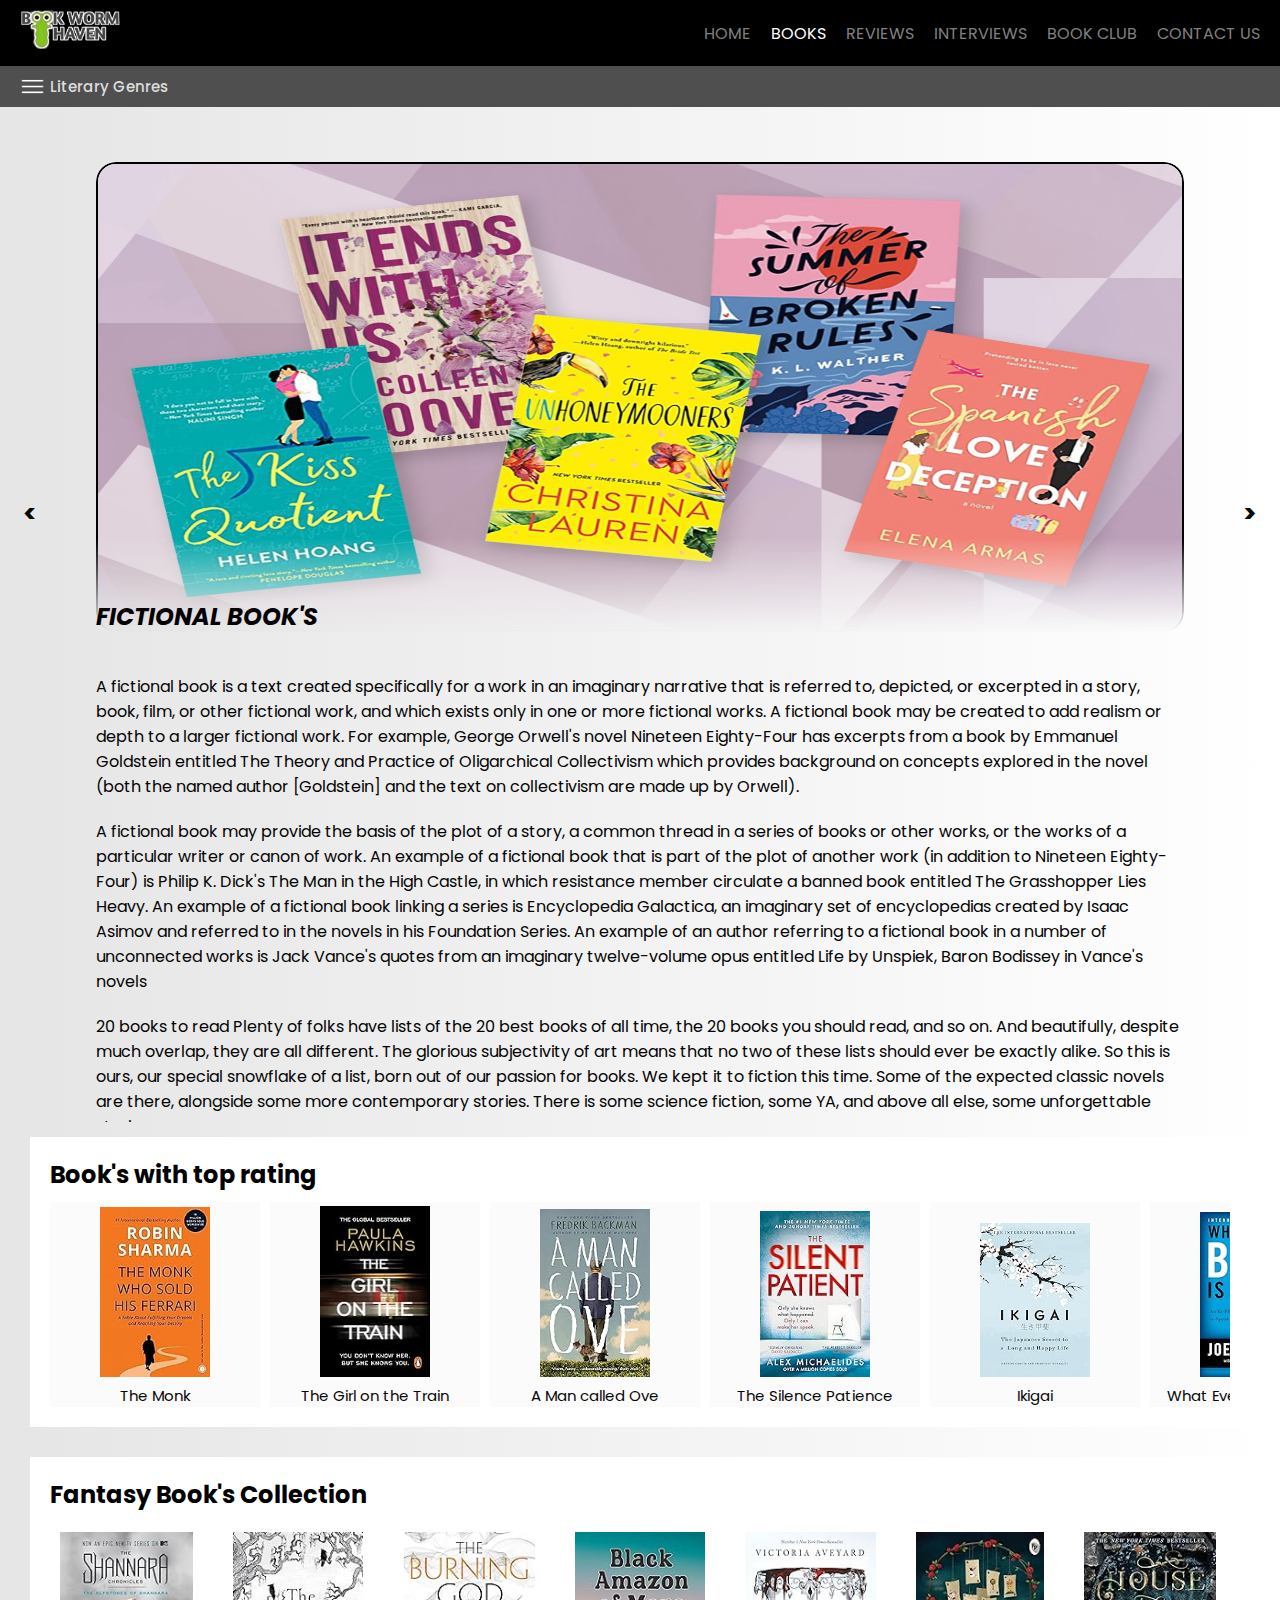
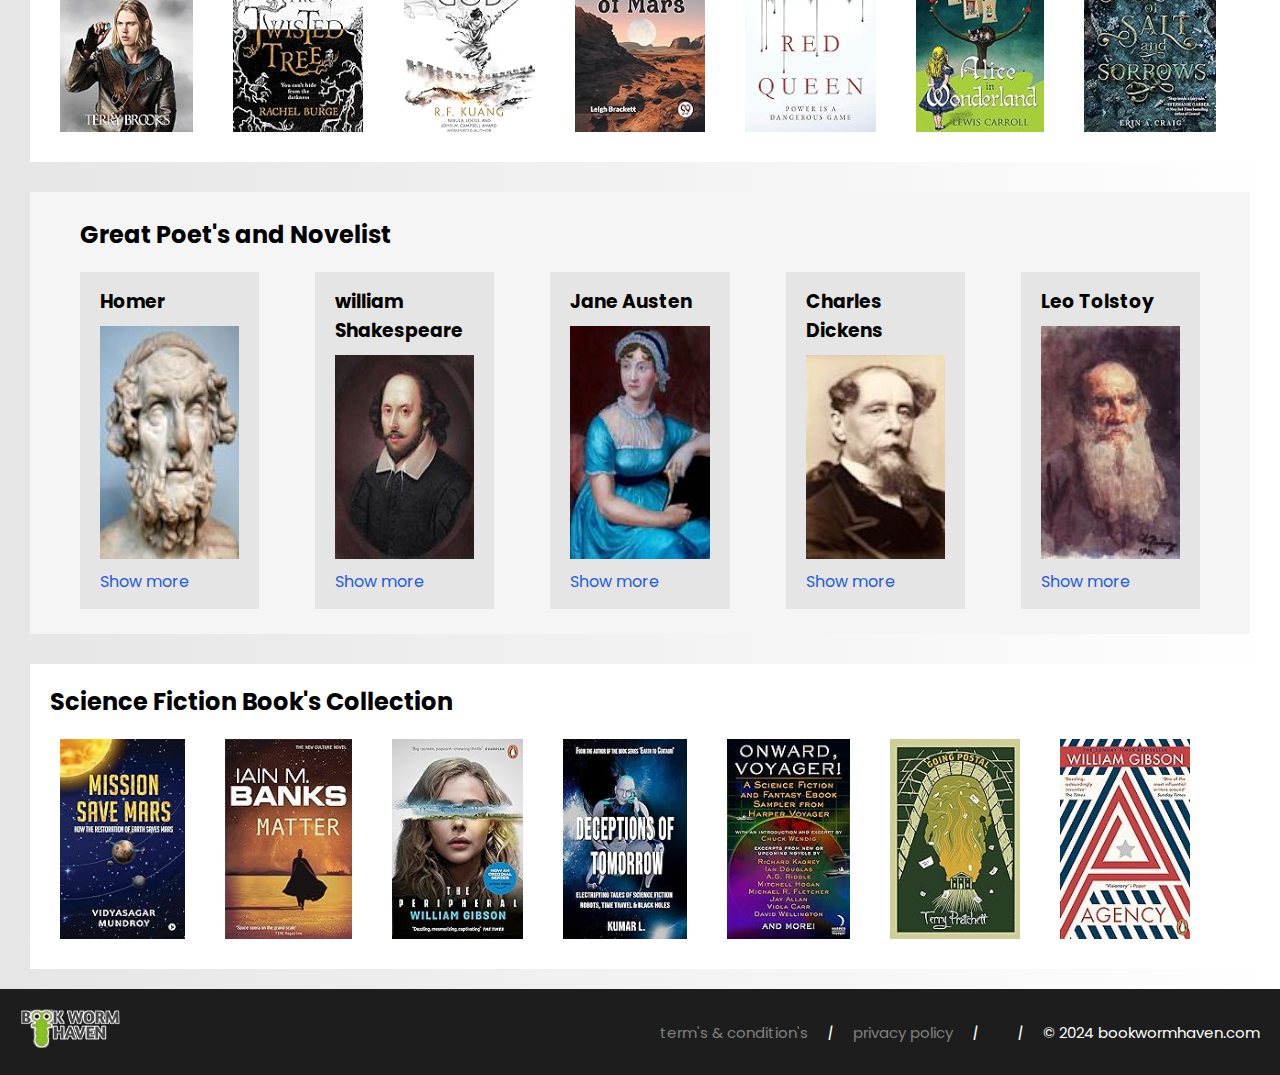
<file: literary.html>
<!DOCTYPE html>
<html lang="en">

<head>
    <meta charset="UTF-8">
    <meta name="viewport" content="width=device-width, initial-scale=1.0">
    <title>Literary Genres @</title>
    <link rel="icon" href="./assets/logobwh.png">
    <link rel="stylesheet" href="literary.css">
    <link href="https://fonts.googleapis.com/css2?family=Poppins:ital,wght@0,100;0,200;0,300;0,400;0,500;0,600;0,700;0,800;0,900;1,100;1,200;1,300;1,400;1,500;1,600;1,700;1,800;1,900&display=swap" rel="stylesheet">
    <link rel="stylesheet" href="https://cdnjs.cloudflare.com/ajax/libs/font-awesome/6.5.2/css/all.min.css" integrity="sha512-SnH5WK+bZxgPHs44uWIX+LLJAJ9/2PkPKZ5QiAj6Ta86w+fsb2TkcmfRyVX3pBnMFcV7oQPJkl9QevSCWr3W6A==" crossorigin="anonymous" referrerpolicy="no-referrer" />
   
</head>

<body>

<nav>
        <a href="index.html">
            <img src="./assets/logobwh.png" alt="">
        </a>
        <div>
            <ul>
                <a href="index.html" >Home</a>
                <a href="literary.html" id="index" >Books</a>
                <a href="reviews.html">Reviews</a>
                <a href="interview.html">Interviews</a>
                <a href="virtual.html">Book Club</a>
                <a href="contact.html">Contact Us</a>
            </ul>
        </div>
    </nav>
    <div class="nav-bottom" onmouseleave="noneAll()">
        <div class="drop" onmouseenter="showAll()">
            <img src="./assets/menu_icon.png" width="25px" alt="">
            <p>Literary Genres</p>
        </div>
    
        <a class="ele drop" href="fiction.html">fiction</a>
        <a class="ele drop" href="non-fiction.html">non-fiction</a>
        <a class="ele drop" href="folktales.html">folktales</a>
        <a class="ele drop" href="drama.html">drama</a>
        <a class="ele drop" href="poetry.html">poetry</a>
    
    </div>
    <div class="header-slider">
        <a href="#" class="control-prev"><</a>
        <a href="#" class="control-next">></a>
        <ul>
           <div>
            <a href="fiction.html" target="_blank"><img src="./assets/fictionalbooks.jpg" class="header-img"  alt=""></a>
            <a href="fiction.html" target="_blank"><h2 class="title"><i>fictional book's</i></h2></a>
            <p class="title">A fictional book is a text created specifically for a work in an imaginary narrative that is referred to, depicted, or excerpted in a story, book, film, or other fictional work, and which exists only in one or more fictional works. A fictional book may be created to add realism or depth to a larger fictional work. For example, George Orwell's novel Nineteen Eighty-Four has excerpts from a book by Emmanuel Goldstein entitled The Theory and Practice of Oligarchical Collectivism which provides background on concepts explored in the novel (both the named author [Goldstein] and the text on collectivism are made up by Orwell).</p>
        <p class="title">A fictional book may provide the basis of the plot of a story, a common thread in a series of books or other works, or the works of a particular writer or canon of work. An example of a fictional book that is part of the plot of another work (in addition to Nineteen Eighty-Four) is Philip K. Dick's The Man in the High Castle, in which resistance member circulate a banned book entitled The Grasshopper Lies Heavy. An example of a fictional book linking a series is Encyclopedia Galactica, an imaginary set of encyclopedias created by Isaac Asimov and referred to in the novels in his Foundation Series. An example of an author referring to a fictional book in a number of unconnected works is Jack Vance's quotes from an imaginary twelve-volume opus entitled Life by Unspiek, Baron Bodissey in Vance's novels </p>
        <p class="title">20 books to read
            
            Plenty of folks have lists of the 20 best books of all time, the 20 books you should read, and so on. And beautifully,
            despite much overlap, they are all different. The glorious subjectivity of art means that no two of these lists should
            ever be exactly alike. So this is ours, our special snowflake of a list, born out of our passion for books. We kept it
            to fiction this time. Some of the expected classic novels are there, alongside some more contemporary stories. There is
            some science fiction, some YA, and above all else, some unforgettable stories.</p>    
    </div> 
        <div id="non-fiction">
            <a href="non-fiction.html"><img src="./assets/nonfictionalbooks.jpeg" class="header-img"  alt=""></a>
            <a href="non-fiction.html"><h2 class="title"><i>non-fictional book's</i></h2></a>
            <p class="title">Non-fiction (or nonfiction) is any document or media content that attempts, in good faith, to convey information only about the real world, rather than being grounded in imagination.[1] Non-fiction typically aims to present topics objectively based on historical, scientific, and empirical information. However, some non-fiction ranges into more subjective territory, including sincerely held opinions on real-world topics.</p>
            <p class="title"> Non-fiction writers can show the reasons and consequences of events, they can compare, contrast, classify, categorise and summarise information, put the facts in a logical or chronological order, infer and reach conclusions about facts, etc.[5] They can use graphic, structural and printed appearance features such as pictures, graphs or charts, diagrams, flowcharts, summaries, glossaries, sidebars, timelines, table of contents, headings, subheadings, bolded or italicised words, footnotes, maps, indices, labels, captions, etc. to help readers find information.</p>
<p class="title">Similar to our list of 15 Books to Read in a Lifetime, this selection of 15 non-fiction books makes shopping for great literature easy. This curated list covers the gamut of non-fiction. Shop for science books, tales of endurance, food memoirs, biographies, history books, and much more.</p>        
        </div> 
        <div>
            <a href="folktales.html"><img src="./assets/folktalesbooks.jpg" class="header-img"  alt=""></a>
            <a href="folktales.html"><h2 class="title"><i>folktale's book's</i></h2></a>
            <p class="title">An enchanting collection of 110 tales, translated from twenty-two different languages, that are by turns harrowing and comic, sardonic and allegorical, mysterious and romantic. Gods disguised as beggars and beasts, animals enacting Machiavellian intrigues, sagacious jesters and magical storytellers, wise counselors and foolish kings--all inhabit a fabular world, yet one that is also firmly grounded in everyday life. Here is an indispensable guide to India's ageless folklore tradition.
            </p>
            <p class="title"> Folktale book writers can show the reasons and consequences of events, they can compare, contrast, classify, categorise and summarise information, put the facts in a logical or chronological order, infer and reach conclusions about facts, etc.[5] They can use graphic, structural and printed appearance features such as pictures, graphs or charts, diagrams, flowcharts, summaries, glossaries, sidebars, timelines, table of contents, headings, subheadings, bolded or italicised words, footnotes, maps, indices, labels, captions, etc. to help readers find information.</p>
        </div> 
        <div>
            <a href="drama.html"><img src="./assets/dramabooks.jpg" class="header-img"  alt=""></a>
            <a href="drama.html"><h2 class="title"><i>drama book's</i></h2></a>
            <p class="title">Drama is the specific mode of fiction represented in performance: a play, opera, mime, ballet, etc., performed in a theatre, or on radio or television.[1] Considered as a genre of poetry in general, the dramatic mode has been contrasted with the epic and the lyrical modes ever since Aristotle's Poetics (c. 335 BC)—the earliest work of dramatic theory</p>
            <p class="title">The term "drama" comes from a Greek word meaning "deed" or "act" (Classical Greek: δρᾶμα, drâma), which is derived from "I do" (Classical Greek: δράω, dráō). The two masks associated with drama represent the traditional generic division between comedy and tragedy.</p>
            <p class="title"> Drama book writers can show the reasons and consequences of events, they can compare, contrast, classify, categorise and summarise information, put the facts in a logical or chronological order, infer and reach conclusions about facts, etc.[5] They can use graphic, structural and printed appearance features such as pictures, graphs or charts, diagrams, flowcharts, summaries, glossaries, sidebars, timelines, table of contents, headings, subheadings, bolded or italicised words, footnotes, maps, indices, labels, captions, etc. to help readers find information.</p>
        </div> 
        <div>
            <a href="poetry.html"><img src="./assets/poetrybooks.png" class="header-img"  alt=""></a>
            <a href="poetry.html"><h2 class="title"><i>poetry book's</i></h2></a>
            <p class="title">Poetry (a term derived from the Greek word poiesis, "making"), also called verse,[note 1] is a form of literature that uses aesthetic and often rhythmic[1][2][3] qualities of language − such as phonaesthetics, sound symbolism, and metre − to evoke meanings in addition to, or in place of, a prosaic ostensible meaning. A poem is a literary composition, written by a poet, using this principle.</p>
            <p class="title">Poetry has a long and varied history, evolving differentially across the globe. It dates back at least to prehistoric times with hunting poetry in Africa and to panegyric and elegiac court poetry of the empires of the Nile, Niger, and Volta River valleys.[4] Some of the earliest written poetry in Africa occurs among the Pyramid Texts written during the 25th century BCE. The earliest surviving Western Asian epic poem, the Epic of Gilgamesh, was written in the Sumerian language.</p>
            <p class="title"> Poet writers can show the reasons and consequences of events, they can compare, contrast, classify, categorise and summarise information, put the facts in a logical or chronological order, infer and reach conclusions about facts, etc.[5] They can use graphic, structural and printed appearance features such as pictures, graphs or charts, diagrams, flowcharts, summaries, glossaries, sidebars, timelines, table of contents, headings, subheadings, bolded or italicised words, footnotes, maps, indices, labels, captions, etc. to help readers find information.</p>
        </div> 
        </ul>
    </div>
    
    <div class="product-slider-rating header-box">
        <h2>Book's with top rating </h2>
        <div class="products">
            <div class="product-card">
                <div class="product-img-container">
                    <img src="./assets/rate1.jpg" alt="">
                </div>
            
                <div class="icon-div">
<i class="fa-solid fa-star" style="color: orange;"></i>
<i class="fa-solid fa-star" style="color: orange;"></i>
<i class="fa-solid fa-star" style="color: orange;"></i>
<i class="fa-solid fa-star" style="color: orange;"></i>
<i class="fa-regular fa-star" style="color: orange;"></i>
                </div>
                <div>
                <h4>The Monk</h4>
            </div>
            </div>
            <div class="product-card">
                <div class="product-img-container">
                    <img src="./assets/rate2.jpg" alt="">
                </div>

                <div class="icon-div">
<i class="fa-solid fa-star" style="color: orange;"></i>
<i class="fa-solid fa-star" style="color: orange;"></i>
<i class="fa-solid fa-star" style="color: orange;"></i>
<i class="fa-solid fa-star" style="color: orange;"></i>
<i class="fa-solid fa-star-half-stroke" style="color: orange;"></i>
                </div>
                <div>
                <h4>The Girl on the Train</h4>
            </div>
            </div>
            <div class="product-card">
                <div class="product-img-container">
                    <img src="./assets/rate3.jpg" alt="">
                </div>

                <div class="icon-div">
<i class="fa-solid fa-star" style="color: orange;"></i>
<i class="fa-solid fa-star" style="color: orange;"></i>
<i class="fa-solid fa-star" style="color: orange;"></i>
<i class="fa-solid fa-star" style="color: orange;"></i>
<i class="fa-solid fa-star" style="color: orange;"></i>
                </div>
                <div>
                <h4>A Man called Ove</h4>
            </div>
            </div>
            <div class="product-card">
                <div class="product-img-container">
                    <img src="./assets/rate4.jpg" alt="">
                </div>

                <div class="icon-div">
<i class="fa-solid fa-star" style="color: orange;"></i>
<i class="fa-solid fa-star" style="color: orange;"></i>
<i class="fa-solid fa-star" style="color: orange;"></i>
<i class="fa-solid fa-star" style="color: orange;"></i>
<i class="fa-regular fa-star" style="color: orange;"></i>
                </div>
                <div>
                <h4>The Silence Patience</h4>
            </div>
            </div>
            <div class="product-card">
                <div class="product-img-container">
                    <img src="./assets/rate5.jpg" alt="">
                </div>

                <div class="icon-div">
<i class="fa-solid fa-star" style="color: orange;"></i>
<i class="fa-solid fa-star" style="color: orange;"></i>
<i class="fa-solid fa-star" style="color: orange;"></i>
<i class="fa-solid fa-star" style="color: orange;"></i>
<i class="fa-solid fa-star-half-stroke" style="color: orange;"></i>
                </div>
                <div>
                <h4>Ikigai</h4>
            </div>
            </div>
            <div class="product-card">
                <div class="product-img-container">
                    <img src="./assets/rate6.jpg" alt="">
                </div>

                <div class="icon-div">
<i class="fa-solid fa-star" style="color: orange;"></i>
<i class="fa-solid fa-star" style="color: orange;"></i>
<i class="fa-solid fa-star" style="color: orange;"></i>
<i class="fa-solid fa-star" style="color: orange;"></i>
<i class="fa-solid fa-star-half-stroke" style="color: orange;"></i>
                </div>
                <div>
                <h4>What Every Body Saying</h4>
            </div>
            </div>
            <div class="product-card">
                <div class="product-img-container">
                    <img src="./assets/rate7.jpg" alt="">
                </div>

                <div class="icon-div">
<i class="fa-solid fa-star" style="color: orange;"></i>
<i class="fa-solid fa-star" style="color: orange;"></i>
<i class="fa-solid fa-star" style="color: orange;"></i>
<i class="fa-solid fa-star" style="color: orange;"></i>
<i class="fa-regular fa-star" style="color: orange;"></i>
                </div>
                <div>
                <h4>A Subtle art giving a flower</h4>
            </div>
            </div>
            <div class="product-card">
                <div class="product-img-container">
                    <img src="./assets/rate8.jpg" alt="">
                </div>

                <div class="icon-div">
<i class="fa-solid fa-star" style="color: orange;"></i>
<i class="fa-solid fa-star" style="color: orange;"></i>
<i class="fa-solid fa-star" style="color: orange;"></i>
<i class="fa-solid fa-star" style="color: orange;"></i>
<i class="fa-regular fa-star" style="color: orange;"></i>
                </div>
                <div>
                <h4>The Four Wind</h4>
            </div>
            </div>
            <div class="product-card">
                <div class="product-img-container">
                    <img src="./assets/rate9.jpg" alt="">
                </div>

                <div class="icon-div">
<i class="fa-solid fa-star" style="color: orange;"></i>
<i class="fa-solid fa-star" style="color: orange;"></i>
<i class="fa-solid fa-star" style="color: orange;"></i>
<i class="fa-solid fa-star" style="color: orange;"></i>
<i class="fa-solid fa-star-half-stroke" style="color: orange;"></i>
                </div>
                <div>
                <h4>Everybody say no</h4>
            </div>
            </div>
            <div class="product-card">
                <div class="product-img-container">
                    <img src="./assets/rate10.jpg" alt="">
                </div>

                <div class="icon-div">
<i class="fa-solid fa-star" style="color: orange;"></i>
<i class="fa-solid fa-star" style="color: orange;"></i>
<i class="fa-solid fa-star" style="color: orange;"></i>
<i class="fa-solid fa-star" style="color: orange;"></i>
<i class="fa-solid fa-star-half-stroke" style="color: orange;"></i>
                </div>
                <div >
                <h4>It ends with hoover</h4>
            </div>
            </div>
            <div class="product-card">
                <div class="product-img-container">
                    <img src="./assets/rate11.jpg" alt="">
                </div>

                <div class="icon-div">
<i class="fa-solid fa-star" style="color: orange;"></i>
<i class="fa-solid fa-star" style="color: orange;"></i>
<i class="fa-solid fa-star" style="color: orange;"></i>
<i class="fa-solid fa-star" style="color: orange;"></i>
<i class="fa-regular fa-star" style="color: orange;"></i>
                </div>
                <div>
                <h4>Mens search for meanings</h4>
            </div>
            </div>
            <div class="product-card">
                <div class="product-img-container">
                    <img src="./assets/rate12.jpg" alt="">
                </div>

                <div class="icon-div">
<i class="fa-solid fa-star" style="color: orange;"></i>
<i class="fa-solid fa-star" style="color: orange;"></i>
<i class="fa-solid fa-star" style="color: orange;"></i>
<i class="fa-solid fa-star" style="color: orange;"></i>
<i class="fa-solid fa-star-half-stroke" style="color: orange;"></i>
                </div>
                <div>
                <h4>The Alchemist</h4>
            </div>
            </div>
        </div>
    </div>
 
    <div class="product-slider">
        <h2>Fantasy Book's Collection</h2>
        <div class="products">
            <img src="./assets/fantasy1.jpg" alt="">
            <img src="./assets/fantasy2.jpg" alt="">
            <img src="./assets/fantasy3.jpg" alt="">
            <img src="./assets/fantasy4.jpg" alt="">
            <img src="./assets/fantasy5.jpg" alt="">
            <img src="./assets/fantasy6.jpg" alt="">
            <img src="./assets/fantasy7.jpg" alt="">
            <img src="./assets/fantasy8.jpg" alt="">
            <img src="./assets/fantasy9.jpg" alt="">
            <img src="./assets/fantasy10.jpg" alt="">
            <img src="./assets/fantasy11.jpg" alt="">
            <img src="./assets/fantasy12.jpg" alt="">
        </div>
    </div>
    <div class="outer-row">
        <h2>Great Poet's and Novelist</h2>
        <div class="author-row">
            <div class="author-col">
                <h3>Homer</h3>
                <img src="./assets/homer.jpeg" alt="">
                <a href="https://en.wikipedia.org/wiki/Homer">Show more</a>
            </div>
            <div class="author-col">
                <h3>william Shakespeare</h3>
                <img src="./assets/william.jpeg" alt="">
                <a href="https://en.wikipedia.org/wiki/William_Shakespeare">Show more</a>
            </div>
            <div class="author-col">
                <h3>Jane Austen</h3>
                <img src="./assets/jane.jpeg" alt="">
                <a href="https://en.wikipedia.org/wiki/Jane_Austen">Show more</a>
            </div>
            <div class="author-col">
                <h3>Charles Dickens</h3>
                <img src="./assets/charles.jpeg" alt="">
                <a href="https://en.wikipedia.org/wiki/Charles_Dickens">Show more</a>
            </div>
            <div class="author-col">
                <h3>Leo Tolstoy</h3>
                <img src="./assets/leo.jpeg" alt="">
                <a href="https://en.wikipedia.org/wiki/Leo_Tolstoy">Show more</a>
            </div>
        </div>
    </div>
    <div class="product-slider">
        <h2>Science Fiction Book's Collection</h2>
        <div class="products">
            <img src="./assets/sci12.jpg" alt="">
            <img src="./assets/sci11.jpg" alt="">
            <img src="./assets/sci1.jpg" alt="">
            <img src="./assets/sci2.jpg" alt="">
            <img src="./assets/sci3.jpg" alt="">
            <img src="./assets/sci10.jpg" alt="">
            <img src="./assets/sci5.jpg" alt="">
            <img src="./assets/sci6.jpg" alt="">
            <img src="./assets/sci7.jpg" alt="">
            <img src="./assets/sci8.jpg" alt="">
            <img src="./assets/sci9.jpg" alt="">
            <img src="./assets/sci4.jpg" alt="">
        </div>
    </div>
    <footer>
        
        <div class="foo-div">
            <a href="index.html">
                <img id="footer-img" src="./assets/logobwh.png" class="image" alt="">
            </a>
       <div class="foo-div">
<a href="terms.html" ><p>term's & condition's   </p></a><i>|</i>
<a href="privacy.html" ><p>privacy policy   </p></a><i>|</i>
<div class="footer-icon-container">
    <i class="fa-brands fa-instagram" style="color:white;"></i>
    <i class="fa-brands fa-twitter" style="color:white;"></i>
    <i class="fa-brands fa-facebook" style="color:white;"></i>    
</div><i>|</i>
<p>&copy; 2024 bookwormhaven.com</p>
       </div>
          </div>
</footer>
</body>
<script >
    const imgs = document.querySelectorAll(".header-slider ul div");
const prev_btn = document.querySelector(".control-prev");
const next_btn = document.querySelector(".control-next");

let n = 0;

function changeSlide(){
    for(let i=0;i<imgs.length;i++)
        {
            imgs[i].style.display = 'none';
        }
        imgs[n].style.display = 'block';

}
changeSlide();

prev_btn.addEventListener('click',(e)=>{
    if(n>0){
        n--;
    }
    else{
        n = imgs.length-1;
    }
    changeSlide();
})
next_btn.addEventListener('click',(e)=>{
    if(n<imgs.length-1){
        n++;
    }
    else{
        n = 0;
    }
    changeSlide();
})

const scrollContainer = document.querySelectorAll(".products");
for(const item of scrollContainer)
    {
        item.addEventListener('wheel',(evt)=>{
            evt.preventDefault();
            item.scrollLeft += evt.deltaY;
        })
    }
 const paraElement = document.querySelectorAll(".ele");
function showAll(){
    for(ele of paraElement){
    ele.style.display = 'block';
   }
}
function noneAll(){
    for(ele of paraElement){
        ele.style.display = 'none';
       }
}
</script>

</html>
</file>
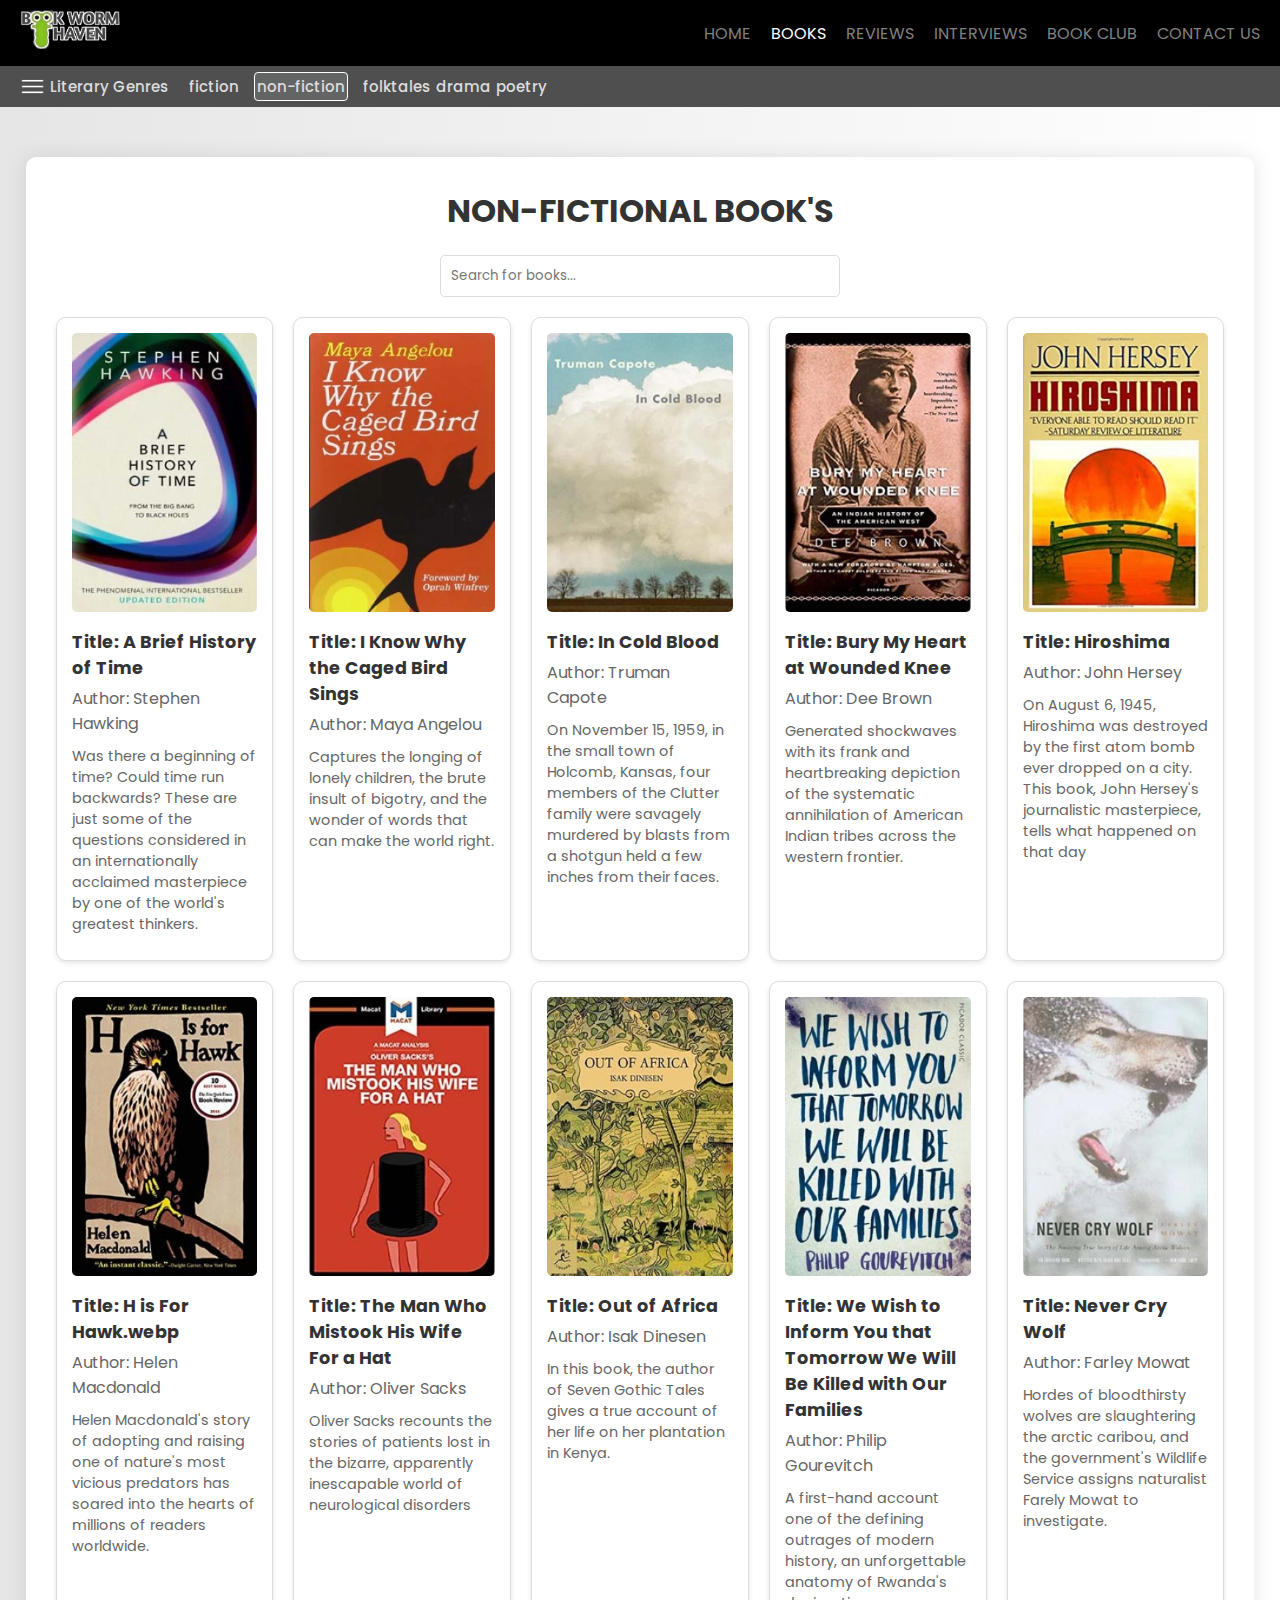
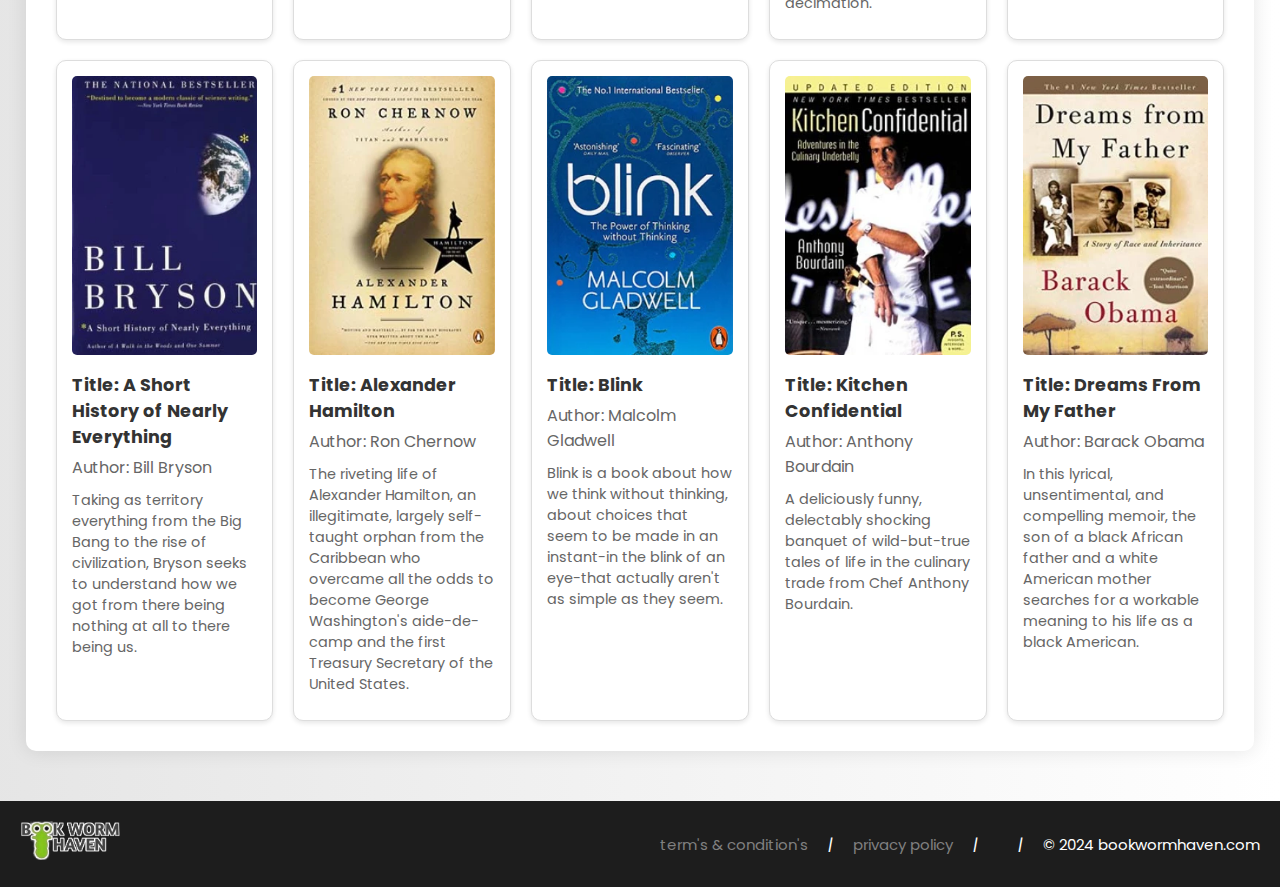
<file: non-fiction.html>
<!DOCTYPE html>
<html lang="en">

<head>
    <meta charset="UTF-8">
    <meta name="viewport" content="width=device-width, initial-scale=1.0">
    <title>Book Content List</title>
    <link rel="icon" href="./assets/logobwh.png">
    <link rel="preconnect" href="https://fonts.googleapis.com">
    <link rel="preconnect" href="https://fonts.gstatic.com" crossorigin>
    <link href="https://fonts.googleapis.com/css2?family=Poppins:wght@400;600&display=swap" rel="stylesheet">
    <link rel="stylesheet" href="https://cdnjs.cloudflare.com/ajax/libs/font-awesome/6.5.2/css/all.min.css" integrity="sha512-SnH5WK+bZxgPHs44uWIX+LLJAJ9/2PkPKZ5QiAj6Ta86w+fsb2TkcmfRyVX3pBnMFcV7oQPJkl9QevSCWr3W6A==" crossorigin="anonymous" referrerpolicy="no-referrer" />
    
    <style>
        * {
            margin: 0px;
            padding: 0px;
            box-sizing: border-box;
            font-family: 'Poppins', sans-serif;
        }

        body {
            background: linear-gradient(to right,hsl(0, 0%, 90%),hsl(0, 0%, 100%));
        }

        a {
            text-decoration: none;
            color: inherit;
        }

        img {
            transition: 2s;
        }

        nav a img {
            width: 100px;
            height: 100%;
        }

        nav { text-transform: uppercase;
            position: sticky;
            top: 0;
            display: flex;
            align-items: center;
            justify-content: space-between;
            background: rgb(0, 0, 0);
            padding: 10px 20px;
            color: grey;
            z-index: 2;
        }

        nav div ul {
            display: flex;
            text-decoration: none;
            gap: 20px;
        }

        nav div ul a:hover {
            color: #fff;
        }

        #index {
            color: #fff;
        }

        
        .nav-bottom {
            max-height: 41px;
            position: sticky;
            top: 63px;
            display: flex;
            align-items: center;
            gap: 20px;
            padding: 8px 20px;
            background: rgb(79, 79, 80);
            color: #dddddd;
            font-size: 15px;
            z-index: 2;
        }

        .nav-bottom div {
            display: flex;
            align-items: center;
            gap: 5px;
            font-weight: 500;
        }

        /* .nav-bottom .ele {
            display: none;
        }
        .nav-bottom .ele li{
            display: none;
        } */
        

        .nav-bottom .elements {
            position: relative;
            top: 60px;
            left: -50px;
        }

        nav .forHover:hover,
        .nav-bottom .drop:hover,#index-a   {
            border: 1px white solid;
            border-radius: 4px;
            padding: 2px;
            cursor: pointer;
            background-color: rgb(99, 100, 100);
            margin: 0 10px;
        }

        .container {
            width: 96%;
            margin: auto;
            margin-top: 50px;
            margin-bottom: 50px;
            background-color: #fff;
            border-radius: 10px;
            box-shadow: 0 0 20px rgba(0, 0, 0, 0.1);
            padding: 30px;
        }

        h1 {
            text-align: center;
            margin-bottom: 20px;
            color: #333;
        }

        .search-bar {
            margin-bottom: 20px;
            text-align: center;
        }

        .search-bar input {
            padding: 10px;
            width: 80%;
            max-width: 400px;
            border: 1px solid #ddd;
            border-radius: 5px;
        }

        .book-list {
            display: grid;
            grid-template-columns: repeat(auto-fill, minmax(210px, 1fr));
            gap: 20px;
        }

        .book-item {
            border: 1px solid #ddd;
            border-radius: 10px;
            padding: 15px;
            background-color: #fff;
            box-shadow: 0 2px 5px rgba(0, 0, 0, 0.1);
            transition: transform 0.3s ease, box-shadow 0.3s ease;
        }

        .book-item:hover {
            transform: translateY(-5px);
            box-shadow: 0 4px 15px rgba(0, 0, 0, 0.1);
        }

        .book-item img {
            max-width: 100%;
            height: auto;
            border-radius: 5px;
            margin-bottom: 10px;
        }

        .book-item h3 {
            margin-bottom: 5px;
            color: #333;
            font-size: 1.1em;
        }

        .book-item p {
            margin-bottom: 10px;
            color: #666;
        }

        .book-item .description {
            font-size: 0.9em;
        }

        footer {
            margin-top: 20px;
            padding: 20px;
            background-color: #1d1d1d;
            color: white;
        }

        #footer-img {
            width: 100px;
            height: 39px;
        }

        footer p {
            font-size: 15px;
        }

        footer .foo-div {
            display: flex;
            justify-content: space-between;
            align-items: center;
            gap: 20px;
        }
        footer .foo-div a{
            color: grey;
        }
        footer .foo-div a:hover{
            color: #fff;
        }
    </style>
</head>

<body>
    <nav>
        <a href="index.html">
            <img src="./assets/logobwh.png" alt="">
        </a>
        <div>
            <ul>
                <a href="index.html">Home</a>
                <a href="literary.html" id="index">Books</a>
                <a href="reviews.html" >Reviews</a>
                <a href="interview.html">Interviews</a>
                <a href="virtual.html">Book Club</a>
                <a href="contact.html">Contact Us</a>
            
            </ul>
                
        </div>
    </nav>
    <div class="nav-bottom" >
        <div class="drop" >
            <img src="./assets/menu_icon.png" width="25px" alt="">
            <p>Literary Genres</p>
        </div>
<div>
    
        <a class="ele drop" href="fiction.html" target="_blank">fiction</a>
        <a class="ele drop" href="non-fiction.html" id="index-a">non-fiction</a>
        <a class="ele drop" href="folktales.html">folktales</a>
        <a class="ele drop" href="drama.html">drama</a>
        <a class="ele drop" href="poetry.html">poetry</a>
    
</div>

    </div>
    <div class="container">
        <h1 style="text-transform: uppercase;">non-fictional book's</h1>
        <div class="search-bar">
            <input type="text" placeholder="Search for books..." onkeyup="filterBooks()">

        </div>
        <div class="book-list">
            <!-- Book items here -->
            <div class="book-item">
                <img src="./nonfiction/1.A Brief History of Time.webp" alt="Book Cover">
                <h3>Title: A Brief History of Time</h3>
                <p>Author: Stephen Hawking</p>
                <p class="description">Was there a beginning of time? Could time run backwards? These are just some of the questions considered in an internationally acclaimed masterpiece by one of the world's greatest thinkers.</p>
            </div>
            <div class="book-item">
                <img src="./nonfiction/2.I Know Why the Caged Bird Sings.webp" alt="Book Cover">
                <h3>Title: I Know Why the Caged Bird Sings</h3>
                <p>Author: Maya Angelou</p>
                <p class="description">Captures the longing of lonely children, the brute insult of bigotry, and the wonder of words that can make the world right.</p>
            </div>
            <!-- Repeat for the rest of the books -->
            <!-- Add more book items below -->
            <div class="book-item">
                <img src="./nonfiction/3.In Cold Blood.webp" alt="Book Cover">
                <h3>Title: In Cold Blood</h3>
                <p>Author:  Truman Capote</p>
                <p class="description">On November 15, 1959, in the small town of Holcomb, Kansas, four members of the Clutter family were savagely murdered by blasts from a shotgun held a few inches from their faces.</p>
            </div>
            <!-- Repeat for more books -->
            <div class="book-item">
                <img src="./nonfiction/4.Bury My Heart at Wounded Knee.webp" alt="Book Cover">
                <h3>Title: Bury My Heart at Wounded Knee</h3>
                <p>Author: Dee Brown</p>
                <p class="description">Generated shockwaves with its frank and heartbreaking depiction of the systematic annihilation of American Indian tribes across the western frontier.</p>
            </div>
            <div class="book-item">
                <img src="./nonfiction/5.Hiroshima.webp" alt="Book Cover">
                <h3>Title: Hiroshima</h3>
                <p>Author: John Hersey</p>
                <p class="description">On August 6, 1945, Hiroshima was destroyed by the first atom bomb ever dropped on a city. This book, John Hersey's journalistic masterpiece, tells what happened on that day</p>
            </div>
            <div class="book-item">
                <img src="./nonfiction/6.H is For Hawk.webp" alt="Book Cover">
                <h3>Title: H is For Hawk.webp</h3>
                <p>Author: Helen Macdonald</p>
                <p class="description">Helen Macdonald's story of adopting and raising one of nature's most vicious predators has soared into the hearts of millions of readers worldwide.</p>
            </div>
            <div class="book-item">
                <img src="./nonfiction/7.The Man Who Mistook His Wife For a Hat.webp" alt="Book Cover">
                <h3>Title: The Man Who Mistook His Wife For a Hat</h3>
                <p>Author: Oliver Sacks</p>
                <p class="description">Oliver Sacks recounts the stories of patients lost in the bizarre, apparently inescapable world of neurological disorders</p>
            </div>
            <div class="book-item">
                <img src="./nonfiction/8.Out of Africa.webp" alt="Book Cover">
                <h3>Title: Out of Africa</h3>
                <p>Author:  Isak Dinesen</p>
                <p class="description">In this book, the author of Seven Gothic Tales gives a true account of her life on her plantation in Kenya.</p>
            </div>
            <div class="book-item">
                <img src="./nonfiction/9.We Wish to Inform You that Tomorrow We Will Be Killed with Our Families.webp" alt="Book Cover">
                <h3>Title: We Wish to Inform You that Tomorrow We Will Be Killed with Our Families</h3>
                <p>Author: Philip Gourevitch</p>
                <p class="description">A first-hand account one of the defining outrages of modern history, an unforgettable anatomy of Rwanda's decimation.</p>
            </div>
            <div class="book-item">
                <img src="./nonfiction/10.Never Cry Wolf.webp" alt="Book Cover">
                <h3>Title: Never Cry Wolf</h3>
                <p>Author: Farley Mowat</p>
                <p class="description">Hordes of bloodthirsty wolves are slaughtering the arctic caribou, and the government's Wildlife Service assigns naturalist Farely Mowat to investigate.</p>
            </div>
            <div class="book-item">
                <img src="./nonfiction/11.A Short History of Nearly Everything.webp" alt="Book Cover">
                <h3>Title: A Short History of Nearly Everything</h3>
                <p>Author: Bill Bryson</p>
                <p class="description">Taking as territory everything from the Big Bang to the rise of civilization, Bryson seeks to understand how we got from there being nothing at all to there being us.</p>
            </div>
            <div class="book-item">
                <img src="./nonfiction/12.Alexander Hamilton.webp" alt="Book Cover">
                <h3>Title: Alexander Hamilton</h3>
                <p>Author: Ron Chernow</p>
                <p class="description">The riveting life of Alexander Hamilton, an illegitimate, largely self-taught orphan from the Caribbean who overcame all the odds to become George Washington's aide-de-camp and the first Treasury Secretary of the United States.</p>
            </div>
            <div class="book-item">
                <img src="./nonfiction/13.Blink.webp" alt="Book Cover">
                <h3>Title: Blink</h3>
                <p>Author:  Malcolm Gladwell</p>
                <p class="description">Blink is a book about how we think without thinking, about choices that seem to be made in an instant-in the blink of an eye-that actually aren't as simple as they seem.</p>
            </div>
            <div class="book-item">
                <img src="./nonfiction/14.Kitchen Confidential.webp" alt="Book Cover">
                <h3>Title: Kitchen Confidential</h3>
                <p>Author: Anthony Bourdain</p>
                <p class="description">A deliciously funny, delectably shocking banquet of wild-but-true tales of life in the culinary trade from Chef Anthony Bourdain.</p>
            </div>
            <div class="book-item">
                <img src="./nonfiction/15.Dreams From My Father.webp" alt="Book Cover">
                <h3>Title: Dreams From My Father</h3>
                <p>Author: Barack Obama</p>
                <p class="description">In this lyrical, unsentimental, and compelling memoir, the son of a black African father and a white American mother searches for a workable meaning to his life as a black American.</p>
            </div>
            
            
            
        </div>
    </div>
    <footer>
        
        <div class="foo-div">
            <a href="index.html">
                <img id="footer-img" src="./assets/logobwh.png" class="image" alt="">
            </a>
       <div class="foo-div">
<a href="terms.html" ><p>term's & condition's   </p></a><i>|</i>
<a href="privacy.html" ><p>privacy policy   </p></a><i>|</i>
<div class="footer-icon-container">
    <i class="fa-brands fa-instagram" style="color:white;"></i>
    <i class="fa-brands fa-twitter" style="color:white;"></i>
    <i class="fa-brands fa-facebook" style="color:white;"></i>    
</div><i>|</i>
<p>&copy; 2024 bookwormhaven.com</p>
       </div>
          </div>
</footer>
    <script>
        const paraElement = document.querySelectorAll(".ele");
        function showAll() {
            for (ele of paraElement) {
                ele.style.display = 'block';
            }
        }
        function noneAll() {
            for (ele of paraElement) {
                ele.style.display = 'none';
            }
        }
        function filterBooks() {
            const searchInput = document.querySelector('.search-bar input').value.toLowerCase();
            const books = document.querySelectorAll('.book-item');

            books.forEach(book => {
                const title = book.querySelector('h3').textContent.toLowerCase();
                const author = book.querySelector('p').textContent.toLowerCase();
                const description = book.querySelector('.description').textContent.toLowerCase();

                if (title.includes(searchInput) || author.includes(searchInput) || description.includes(searchInput)) {
                    book.style.display = 'block';
                } else {
                    book.style.display = 'none';
                }
            });
        }
    </script>
</body>

</html>
</file>
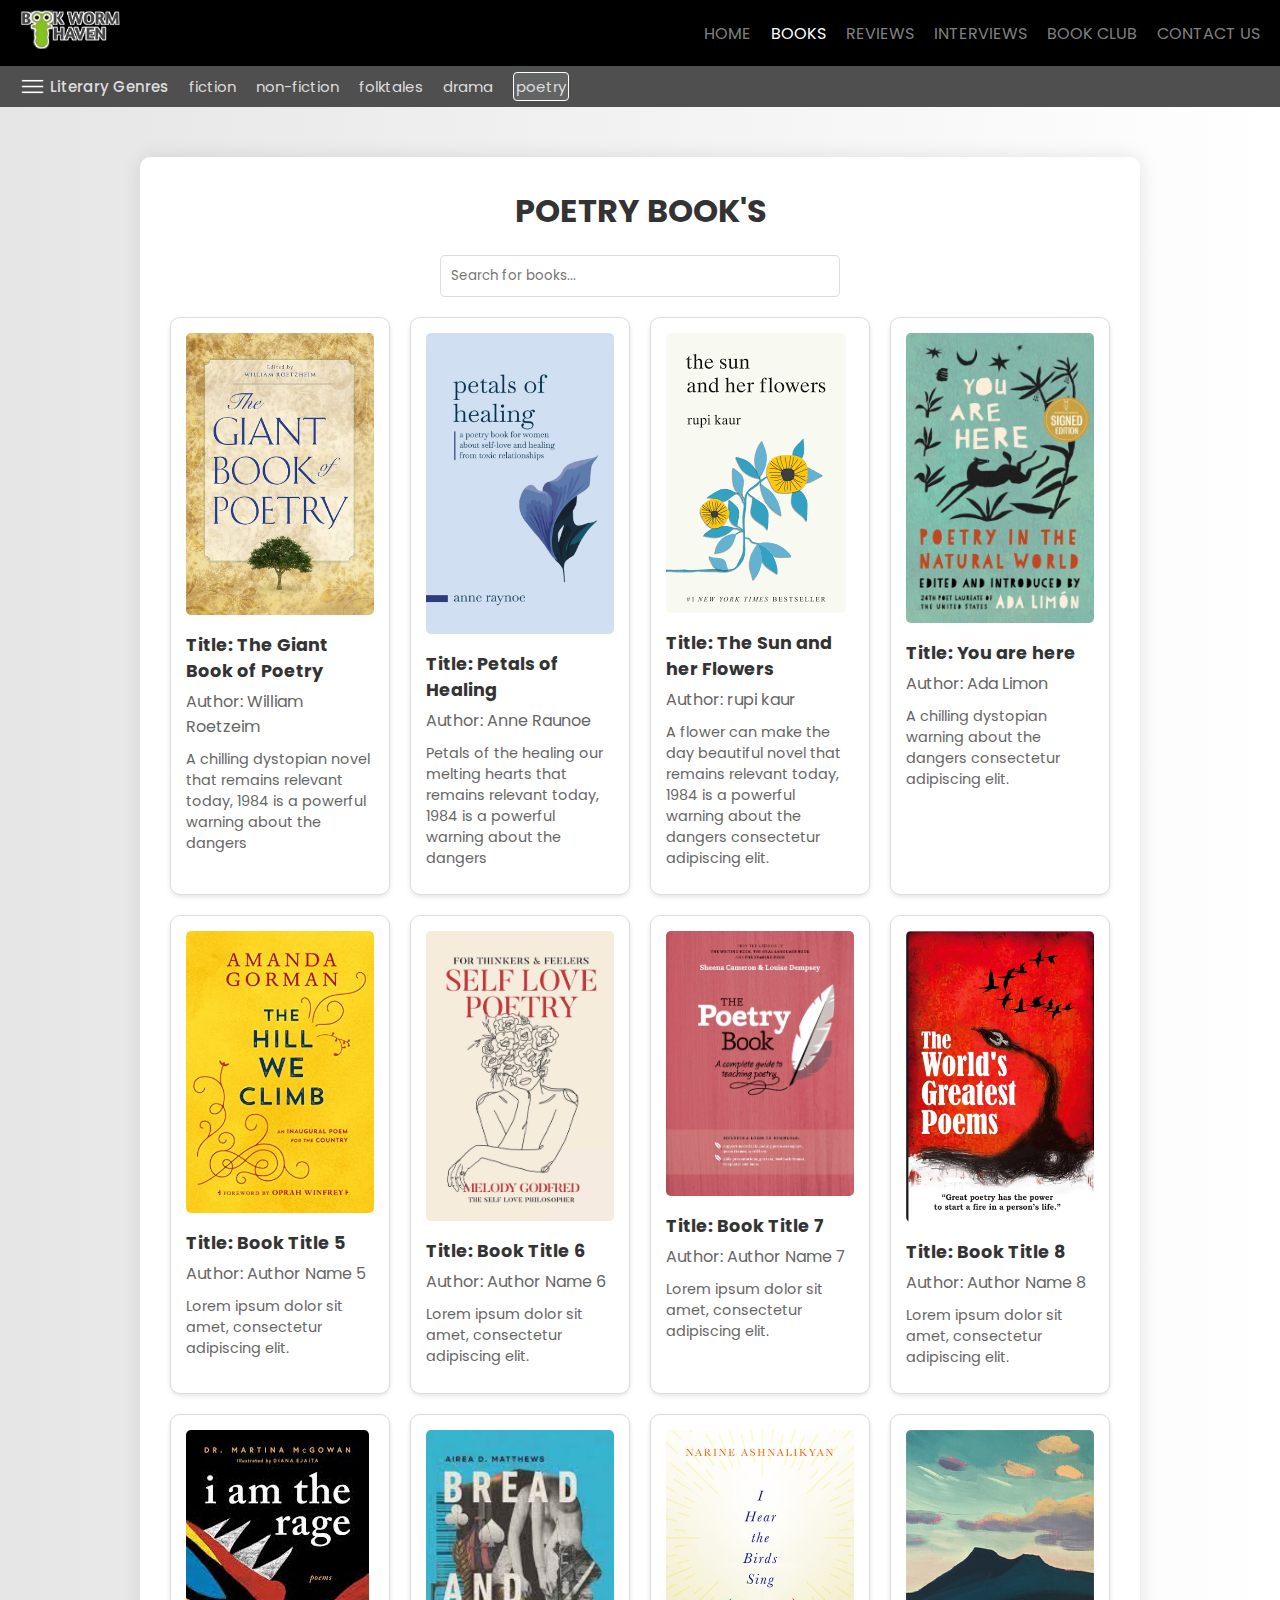
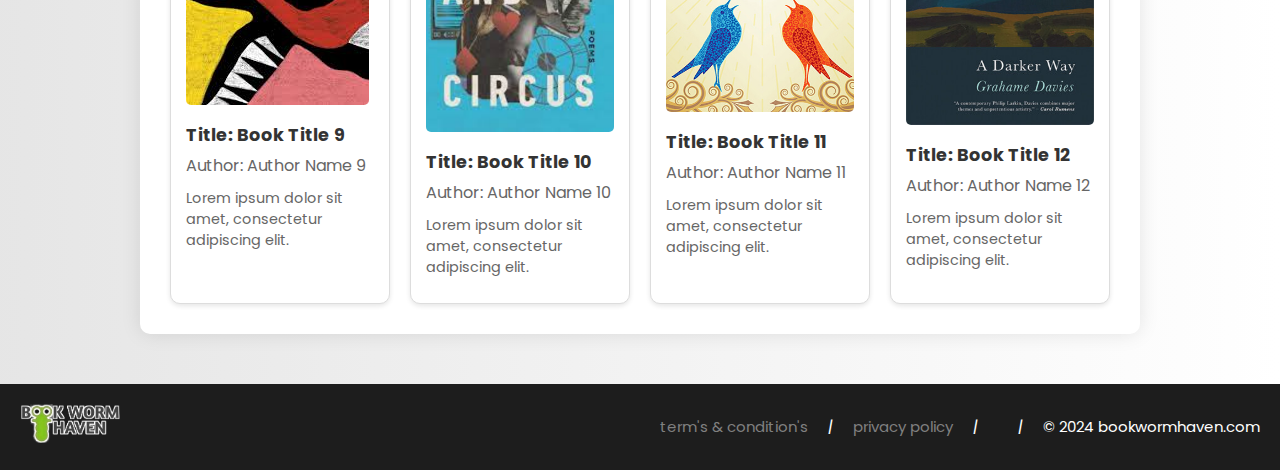
<file: poetry.html>
<!DOCTYPE html>
<html lang="en">

<head>
    <meta charset="UTF-8">
    <meta name="viewport" content="width=device-width, initial-scale=1.0">
    <title>Book Content List</title>
    <link rel="icon" href="./assets/logobwh.png">
    <link rel="preconnect" href="https://fonts.googleapis.com">
    <link rel="preconnect" href="https://fonts.gstatic.com" crossorigin>
    <link href="https://fonts.googleapis.com/css2?family=Poppins:wght@400;600&display=swap" rel="stylesheet">
    <link rel="stylesheet" href="https://cdnjs.cloudflare.com/ajax/libs/font-awesome/6.5.2/css/all.min.css" integrity="sha512-SnH5WK+bZxgPHs44uWIX+LLJAJ9/2PkPKZ5QiAj6Ta86w+fsb2TkcmfRyVX3pBnMFcV7oQPJkl9QevSCWr3W6A==" crossorigin="anonymous" referrerpolicy="no-referrer" />
    
    <style>
       * {
    margin: 0px;
    padding: 0px;
    box-sizing: border-box;
    font-family:'Poppins', sans-serif;
        }

body {
    background: linear-gradient(to right,hsl(0, 0%, 90%),hsl(0, 0%, 100%));
}

a {
    text-decoration: none;
    color: inherit;
}
img{
    transition: 2s;
}
        nav a img{
    width: 100px;
    height: 100%;
}
nav { text-transform: uppercase;
    position: sticky;
    top: 0;
    display: flex;
    align-items: center;
    justify-content: space-between;
    background: rgb(0, 0, 0);
    padding: 10px 20px;
    color: grey;
    z-index: 2;
}
nav div ul{
    display: flex;
    text-decoration: none;
    gap: 20px;
}
nav div ul a:hover{
    color: #fff;
    }
    #index{
        color: #fff;
    }
      
    
    .nav-bottom {
            max-height: 41px;
            position: sticky;
            top: 63px;
            display: flex;
            align-items: center;
            gap: 20px;
            padding: 8px 20px;
            background: rgb(79, 79, 80);
            color: #dddddd;
            font-size: 15px;
            z-index: 2;
        }

        .nav-bottom div {
            display: flex;
            align-items: center;
            gap: 5px;
            font-weight: 500;
        }

        /* .nav-bottom .ele {
            display: none;
        }

        .nav-bottom .ele li {
            display: none;
        } */

        .nav-bottom .elements {
            position: relative;
            top: 60px;
            left: -50px;
        }

        nav .forHover:hover,.nav-bottom .drop:hover,#index-a{
            border: 1px white solid;
            border-radius: 4px;
            padding: 2px;
            cursor: pointer;
            background-color: rgb(99, 100, 100);
        }

    
    .container {
        max-width: 1000px; margin: auto;
            margin-top: 50px;
            margin-bottom: 50px;
            background-color: #fff;
            border-radius: 10px;
            box-shadow: 0 0 20px rgba(0, 0, 0, 0.1);
            padding: 30px;
        }

    h1{
            text-align: center;
            margin-bottom: 20px;
            color: #333;
    }
        .search-bar {
            margin-bottom: 20px;
            text-align: center;
        }

        .search-bar input {
            padding: 10px;
            width: 80%;
            max-width: 400px;
            border: 1px solid #ddd;
            border-radius: 5px;
        }

        .book-list {
            display: grid;
            grid-template-columns: repeat(auto-fill, minmax(200px, 1fr));
            gap: 20px;
        }

        .book-item {
            border: 1px solid #ddd;
            border-radius: 10px;
            padding: 15px;
            background-color: #fff;
            box-shadow: 0 2px 5px rgba(0, 0, 0, 0.1);
            transition: transform 0.3s ease, box-shadow 0.3s ease;
        }

        .book-item:hover {
            transform: translateY(-5px);
            box-shadow: 0 4px 15px rgba(0, 0, 0, 0.1);
        }

        .book-item img {
            max-width: 100%;
            height: auto;
            border-radius: 5px;
            margin-bottom: 10px;
        }

        .book-item h3 {
            margin-bottom: 5px;
            color: #333;
            font-size: 1.1em;
        }

        .book-item p {
            margin-bottom: 10px;
            color: #666;
        }

        .book-item .description {
            font-size: 0.9em;
        }
        footer{
    margin-top: 20px;
    padding: 20px;
    background-color: #1d1d1d;
    color: white;
}
#footer-img{
width: 100px;
height: 39px;
}
footer p{
    font-size: 15px;
}
footer .foo-div{
display: flex;
justify-content: space-between;
align-items: center;
gap: 20px;
}  footer .foo-div a{
            color: grey;
        }
        footer .foo-div a:hover{
            color: #fff;
        }
    </style>
</head>

<body>
    <nav>
        <a href="index.html">
            <img src="./assets/logobwh.png" alt="">
        </a>
        <div>
            <ul>
                <a href="index.html">Home</a>
                <a href="literary.html"  id="index">Books</a>
                <a href="reviews.html" >Reviews</a>
                <a href="interview.html">Interviews</a>
                <a href="virtual.html">Book Club</a>
                <a href="contact.html">Contact Us</a>
            </ul>
        </div>
    </nav>
    <div class="nav-bottom">
        <div class="drop" >
            <img src="./assets/menu_icon.png" width="25px" alt="">
            <p>Literary Genres</p>
        </div>

        <a class="ele drop" href="fiction.html" target="_blank">fiction</a>
        <a class="ele drop" href="non-fiction.html">non-fiction</a>
        <a class="ele drop" href="folktales.html">folktales</a>
        <a class="ele drop" href="drama.html">drama</a>
        <a class="ele drop" href="poetry.html" id="index-a">poetry</a>

    </div>
    <div class="container">
        <h1 style="text-transform: uppercase;">poetry book's</h1>
        <div class="search-bar">
            <input type="text" placeholder="Search for books..." onkeyup="filterBooks()">
            
        </div>
        <div class="book-list">
            <!-- Book items here -->
            <div class="book-item">
                <img src="./poetry/pic1.jpg" alt="Book Cover">
                <h3>Title: The Giant Book of Poetry</h3>
                <p>Author: William Roetzeim</p>
                <p class="description">A chilling dystopian novel that remains relevant today, 1984 is a powerful warning about the dangers</p>
            </div>
            <div class="book-item">
                <img src="./poetry/pic2.jpg" alt="Book Cover">
                <h3>Title: Petals of Healing</h3>
                <p>Author: Anne Raunoe</p>
                <p class="description">Petals of the healing our melting hearts that remains relevant today, 1984 is a powerful warning about the dangers</p>
            </div>
            <!-- Repeat for the rest of the books -->
            <!-- Add more book items below -->
            <div class="book-item">
                <img src="./poetry/pic3.png" alt="Book Cover">
                <h3>Title: The Sun and her Flowers</h3>
                <p>Author: rupi kaur</p>
                <p class="description">A flower can make the day beautiful novel that remains relevant today, 1984 is a powerful warning about the dangers consectetur adipiscing elit.</p>
            </div>
            <!-- Repeat for more books -->
            <div class="book-item">
                <img src="./poetry/pic4.jpg" alt="Book Cover">
                <h3>Title: You are here</h3>
                <p>Author: Ada Limon</p>
                <p class="description">A chilling dystopian warning about the dangers consectetur adipiscing elit.</p>
            </div>
            <div class="book-item">
                <img src="./poetry/pic5.jpg" alt="Book Cover">
                <h3>Title: Book Title 5</h3>
                <p>Author: Author Name 5</p>
                <p class="description">Lorem ipsum dolor sit amet, consectetur adipiscing elit.</p>
            </div>
            <div class="book-item">
                <img src="./poetry/pic6.jpeg" alt="Book Cover">
                <h3>Title: Book Title 6</h3>
                <p>Author: Author Name 6</p>
                <p class="description">Lorem ipsum dolor sit amet, consectetur adipiscing elit.</p>
            </div>
            <div class="book-item">
                <img src="./poetry/pic7.jpg" alt="Book Cover">
                <h3>Title: Book Title 7</h3>
                <p>Author: Author Name 7</p>
                <p class="description">Lorem ipsum dolor sit amet, consectetur adipiscing elit.</p>
            </div>
            <div class="book-item">
                <img src="./poetry/pic8.jpg" alt="Book Cover">
                <h3>Title: Book Title 8</h3>
                <p>Author: Author Name 8</p>
                <p class="description">Lorem ipsum dolor sit amet, consectetur adipiscing elit.</p>
            </div>
            <div class="book-item">
                <img src="./poetry/pic9.jpeg" alt="Book Cover">
                <h3>Title: Book Title 9</h3>
                <p>Author: Author Name 9</p>
                <p class="description">Lorem ipsum dolor sit amet, consectetur adipiscing elit.</p>
            </div>
            <div class="book-item">
                <img src="./poetry/pic10.png" alt="Book Cover">
                <h3>Title: Book Title 10</h3>
                <p>Author: Author Name 10</p>
                <p class="description">Lorem ipsum dolor sit amet, consectetur adipiscing elit.</p>
            </div>
            <div class="book-item">
                <img src="./poetry/pic11.jpg" alt="Book Cover">
                <h3>Title: Book Title 11</h3>
                <p>Author: Author Name 11</p>
                <p class="description">Lorem ipsum dolor sit amet, consectetur adipiscing elit.</p>
            </div>
            <div class="book-item">
                <img src="./poetry/pic12.jpg" alt="Book Cover">
                <h3>Title: Book Title 12</h3>
                <p>Author: Author Name 12</p>
                <p class="description">Lorem ipsum dolor sit amet, consectetur adipiscing elit.</p>
            </div>
           
        </div>
    </div>
    <footer>
        
        <div class="foo-div">
            <a href="index.html">
                <img id="footer-img" src="./assets/logobwh.png" class="image" alt="">
            </a>
       <div class="foo-div">
<a href="terms.html" ><p>term's & condition's   </p></a><i>|</i>
<a href="privacy.html" ><p>privacy policy   </p></a><i>|</i>
<div class="footer-icon-container">
    <i class="fa-brands fa-instagram" style="color:white;"></i>
    <i class="fa-brands fa-twitter" style="color:white;"></i>
    <i class="fa-brands fa-facebook" style="color:white;"></i>    
</div><i>|</i>
<p>&copy; 2024 bookwormhaven.com</p>
       </div>
          </div>
</footer>
    <script>
         const paraElement = document.querySelectorAll(".ele");
        function showAll() {
            for (ele of paraElement) {
                ele.style.display = 'block';
            }
        }
        function noneAll() {
            for (ele of paraElement) {
                ele.style.display = 'none';
            }
        }
        function filterBooks() {
            const searchInput = document.querySelector('.search-bar input').value.toLowerCase();
            const books = document.querySelectorAll('.book-item');

            books.forEach(book => {
                const title = book.querySelector('h3').textContent.toLowerCase();
                const author = book.querySelector('p').textContent.toLowerCase();
                const description = book.querySelector('.description').textContent.toLowerCase();

                if (title.includes(searchInput) || author.includes(searchInput) || description.includes(searchInput)) {
                    book.style.display = 'block';
                } else {
                    book.style.display = 'none';
                }
            });
        }
    </script>
</body>

</html>
</file>
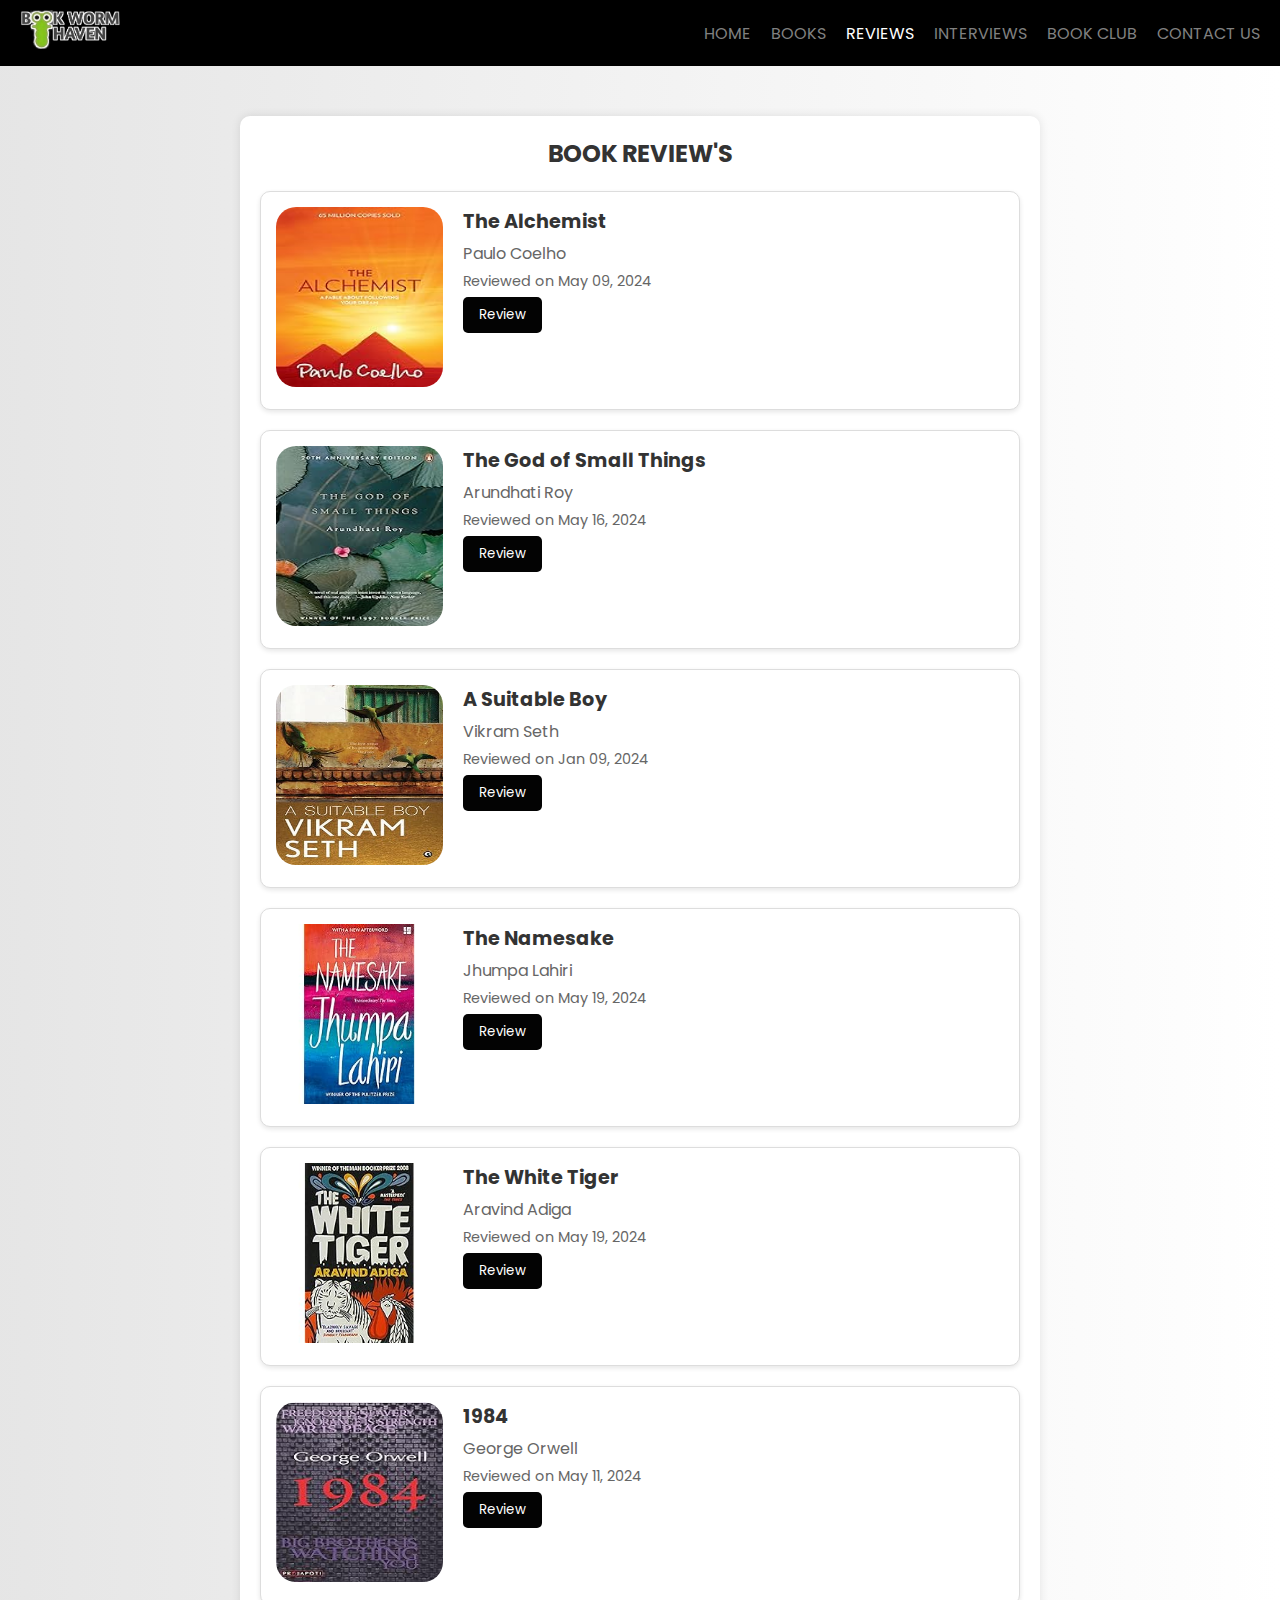
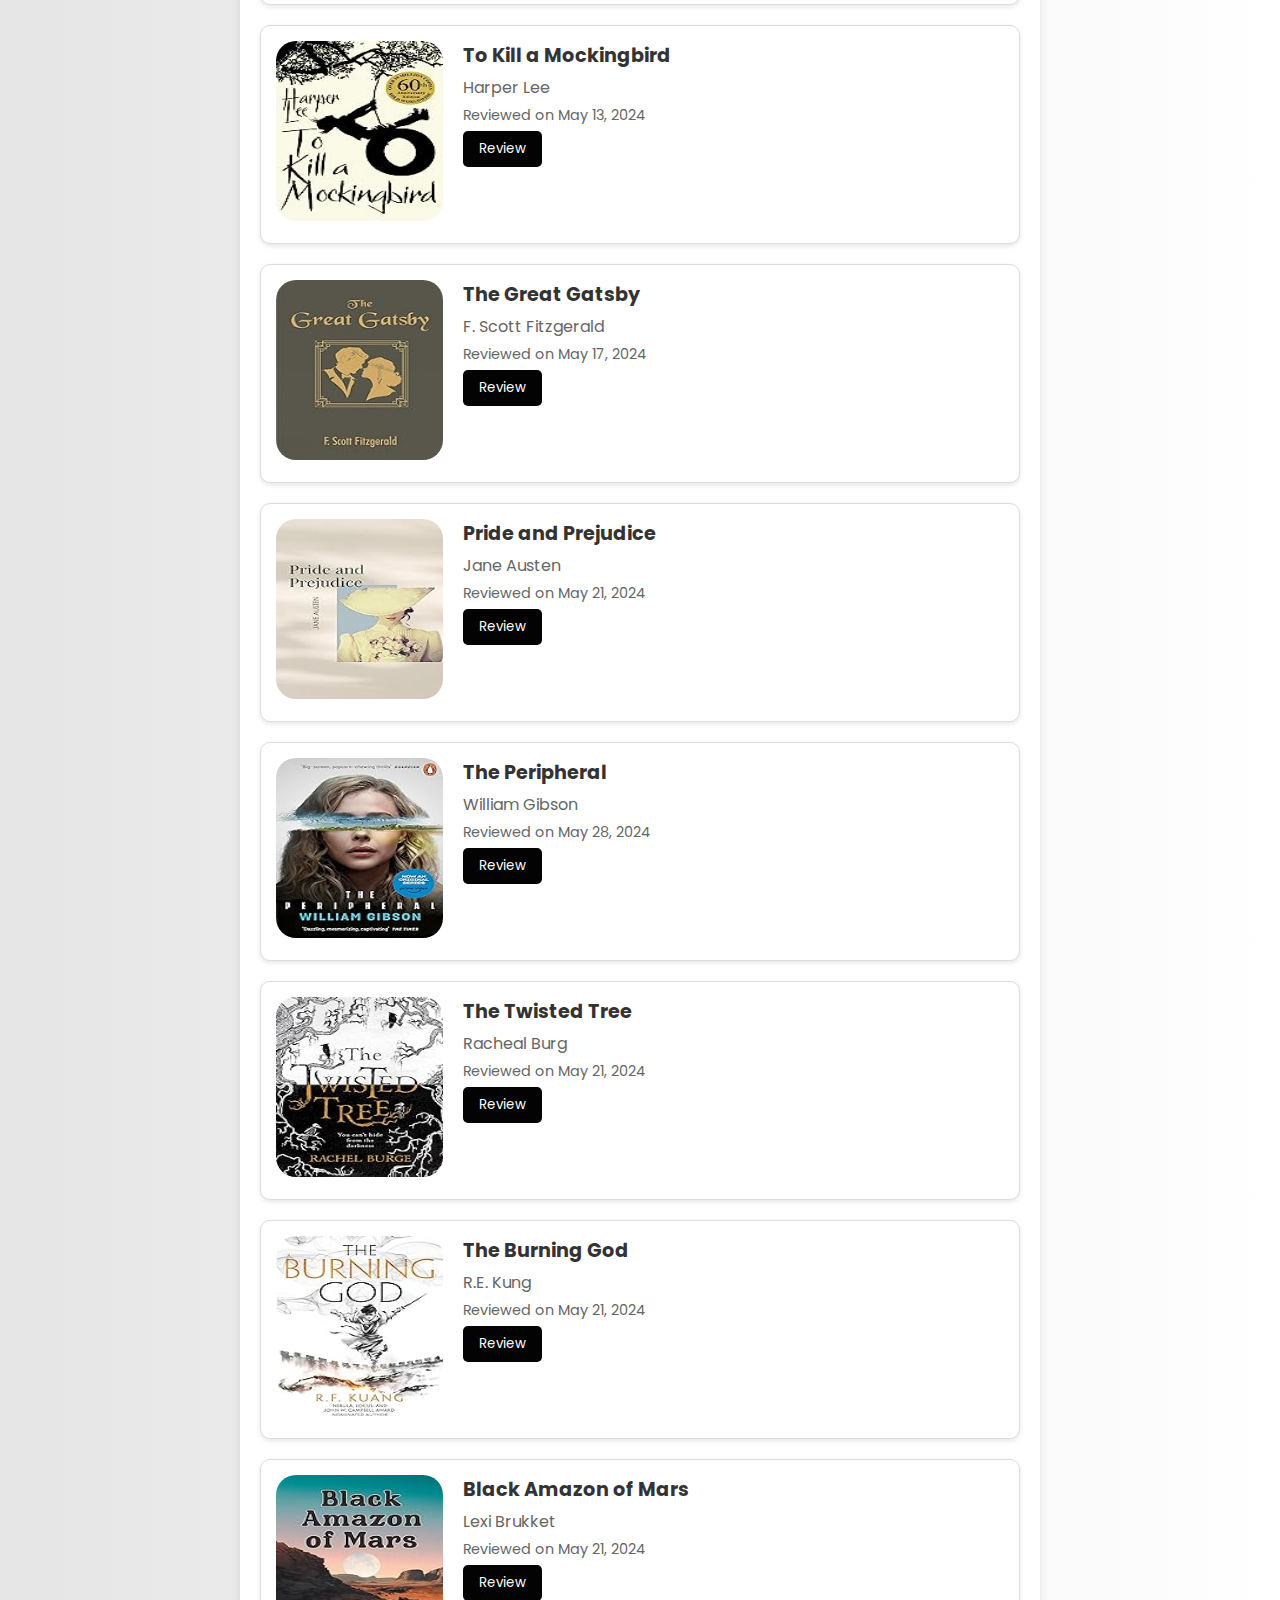
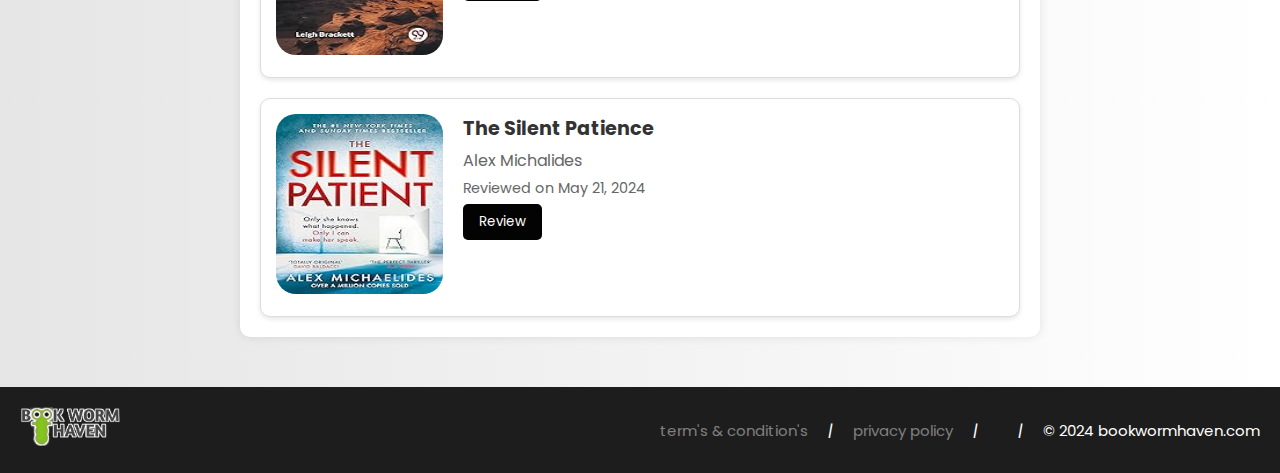
<file: reviews.html>
<!DOCTYPE html>
<html lang="en">

<head>
    <meta charset="UTF-8">
    <meta name="viewport" content="width=device-width, initial-scale=1.0">
    <title>Book Reviews @</title>
    <link rel="icon" href="./assets/logobwh.png">
    <link rel="preconnect" href="https://fonts.googleapis.com">
    <link rel="preconnect" href="https://fonts.gstatic.com" crossorigin>
    <link href="https://fonts.googleapis.com/css2?family=Poppins:wght@100;200;300;400;500;600;700;800;900&display=swap" rel="stylesheet">
    <link rel="stylesheet" href="https://cdnjs.cloudflare.com/ajax/libs/font-awesome/6.5.2/css/all.min.css" integrity="sha512-SnH5WK+bZxgPHs44uWIX+LLJAJ9/2PkPKZ5QiAj6Ta86w+fsb2TkcmfRyVX3pBnMFcV7oQPJkl9QevSCWr3W6A==" crossorigin="anonymous" referrerpolicy="no-referrer" />
    <style>
      * {
    margin: 0px;
    padding: 0px;
    box-sizing: border-box;
    font-family:'Poppins', sans-serif;
}

body {
    background: linear-gradient(to right,hsl(0, 0%, 90%),hsl(0, 0%, 100%));
}

a {
    text-decoration: none;
    color: inherit;
}
img{
    transition: 2s;
}
        nav a img{
    width: 100px;
    height: 100%;
}
nav { text-transform: uppercase;
    position: sticky;
    top: 0;
    display: flex;
    align-items: center;
    justify-content: space-between;
    background: rgb(0, 0, 0);
    padding: 10px 20px;
    color: grey;
    z-index: 2;
}
nav div ul{
    display: flex;
    text-decoration: none;
    gap: 20px;
}
nav div ul a:hover{
    color: #fff;
    }
    #index{
        color: #fff;
    }
        .container {
            max-width: 800px;
            
            margin:auto;
            margin-top: 50px ;
            margin-bottom: 50px;
            background-color: #fff;
            border-radius: 10px;
            box-shadow: 0 0 10px rgba(0, 0, 0, 0.1);
            padding: 20px;
        }

        h2.section-title {
            text-align: center;
            margin-bottom: 20px;
            color: #333;
        }

        .reviews-container {
            display: flex;
            flex-direction: column;
            gap: 20px;
        }

        .review-item {
            display: flex;
            gap: 20px;
            padding: 15px;
            border: 1px solid #ddd;
            border-radius: 10px;
            background-color: #fff;
            box-shadow: 0 2px 5px rgba(0, 0, 0, 0.1);
        }

        .review-item:hover {
            box-shadow: 0 4px 10px rgba(0, 0, 0, 0.2);
        }

        .review-avatar {
            width: 23%;
            height: auto;
            flex-shrink: 0;
        }

        .review-avatar img {
            border-radius: 20px;
            width: 100%;
            height: 180px;
        }

        .review-content {
            flex-grow: 1;
        }

        .review-content h3 {
            margin: 0;
            color: #333;
            font-size: 1.2em;
        }

        .review-content p {
            margin: 5px 0;
            color: #666;
        }

        .review-date {
            font-size: 0.9em;
            color: #999;
        }

        .star-rating {
            color: #FFD700;
        }

        .toggle-button {
            background-color: hsl(0, 0%, 1%);
            color: #fff;
            border: none;
            padding: 8px 16px;
            border-radius: 5px;
            cursor: pointer;
        }

        .toggle-button:hover {
            background-color: hsl(0, 0%, 25%);
        }

        .review-text {
            display: none; /* Initially hide review content */
        }
        footer{
    margin-top: 20px;
    padding: 20px;
    background-color: #1d1d1d;
    color: white;
}
#footer-img{
width: 100px;
height: 39px;
}
footer p{
    font-size: 15px;
}
footer .foo-div{
display: flex;
justify-content: space-between;
align-items: center;
gap: 20px;
}
footer .foo-div a{
    color: grey;
}
footer .foo-div a:hover{
    color: #fff;
}
    </style>
</head>

<body>
    <nav>
        <a href="index.html">
            <img src="./assets/logobwh.png" alt="">
        </a>
        <div>
            <ul>
                <a href="index.html" >Home</a>
                <a href="literary.html" >Books</a>
                <a href="reviews.html" id="index" >Reviews</a>
                <a href="interview.html">Interviews</a>
                <a href="virtual.html" >Book Club</a>
                <a href="contact.html" >Contact Us</a>
            </ul>
        </div>
    </nav>
    <div class="container">
        <h2 class="section-title" style="text-transform: uppercase;">Book Review's</h2>
        <div class="reviews-container">
            <div class="review-item">
                <div class="review-avatar">
                    <img src="./reviewspic/rate12.jpg" alt="User Avatar">
                </div>
                <div class="review-content">
                    <h3>The Alchemist</h3>
                    <p>Paulo Coelho</p>
                    <p class="review-date">Reviewed on May 09, 2024</p>
                    <p class="star-rating"><i class="fa-solid fa-star" style="color: orange;"></i>
                        <i class="fa-solid fa-star" style="color: orange;"></i>
                        <i class="fa-solid fa-star" style="color: orange;"></i>
                        <i class="fa-solid fa-star" style="color: orange;"></i>
                        <i class="fa-solid fa-star-half-stroke" style="color: orange;"></i>
                    </p>
                    <p class="review-text">An inspiring tale of self-discovery and adventure, The Alchemist is a masterpiece that speaks to the soul. The narrative is simple yet profound, and the philosophical insights are beautifully woven into the story. Santiago's journey is both physical and spiritual, leading to a deeper understanding of life's true treasures.</p>
                    <button class="toggle-button" onclick="toggleReviewContent(this)">Review</button>
                </div>
            </div>
            <div class="review-item">
                <div class="review-avatar">
                    <img src="./assets/the god of Small things.png" alt="User Avatar">
                </div>
                <div class="review-content">
                    <h3>The God of Small Things</h3>
                    <p>Arundhati Roy</p>
                    <p class="review-date">Reviewed on May 16, 2024</p>
                    <p class="star-rating"><i class="fa-solid fa-star" style="color: orange;"></i>
                        <i class="fa-solid fa-star" style="color: orange;"></i>
                        <i class="fa-solid fa-star" style="color: orange;"></i>
                        <i class="fa-solid fa-star" style="color: orange;"></i>
                        <i class="fa-solid fa-star" style="color: orange;"></i>
                    </p>
                    <p class="review-text">A poignant and deeply moving novel, To Kill a Mockingbird explores themes of racial injustice and moral growth. The characters are vividly drawn, and the story is both heart-wrenching and uplifting. Scout's narrative voice is charming and authentic, making the story even more compelling.</p>
                    <button class="toggle-button" onclick="toggleReviewContent(this)">Review</button>
                </div>
            </div>
            <div class="review-item">
                <div class="review-avatar">
                    <img src="./assets/a suitable boy.jpg" alt="User Avatar">
                </div>
                <div class="review-content">
                    <h3>A Suitable Boy</h3>
                    <p>Vikram Seth</p>
                    <p class="review-date">Reviewed on Jan 09, 2024</p>
                    <p class="star-rating"><i class="fa-solid fa-star" style="color: orange;"></i>
                        <i class="fa-solid fa-star" style="color: orange;"></i>
                        <i class="fa-solid fa-star" style="color: orange;"></i>
                        <i class="fa-solid fa-star" style="color: orange;"></i>
                        <i class="fa-solid fa-star-half-stroke" style="color: orange;"></i>
                    </p>
                    <p class="review-text">A timeless classic, Pride and Prejudice is a witty and insightful exploration of love, society, and the complexities of human relationships. Austen's characters are unforgettable, and her commentary on social norms is sharp and perceptive. Elizabeth Bennet's journey of self-awareness and growth is both entertaining and enlightening.</p>
                    <button class="toggle-button" onclick="toggleReviewContent(this)">Review</button>
                </div>
            </div>
            <div class="review-item">
                <div class="review-avatar">
                    <img src="./assets/the namesake.jpg" alt="User Avatar">
                </div>
                <div class="review-content">
                    <h3>The Namesake</h3>
                    <p>Jhumpa Lahiri</p>
                    <p class="review-date">Reviewed on May 19, 2024</p>
                    <p class="star-rating"><i class="fa-solid fa-star" style="color: orange;"></i>
                        <i class="fa-solid fa-star" style="color: orange;"></i>
                        <i class="fa-solid fa-star" style="color: orange;"></i>
                        <i class="fa-solid fa-star" style="color: orange;"></i>
                        <i class="fa-regular fa-star" style="color: orange;"></i>
                    </p>
                    <p class="review-text">A timeless classic, Pride and Prejudice is a witty and insightful exploration of love, society, and the complexities of human relationships. Austen's characters are unforgettable, and her commentary on social norms is sharp and perceptive. Elizabeth Bennet's journey of self-awareness and growth is both entertaining and enlightening.</p>
                    <button class="toggle-button" onclick="toggleReviewContent(this)">Review</button>
                </div>
            </div>
            <div class="review-item">
                <div class="review-avatar">
                    <img src="./assets/the white tiger.jpg" alt="User Avatar">
                </div>
                <div class="review-content">
                    <h3>The White Tiger</h3>
                    <p>Aravind Adiga</p>
                    <p class="review-date">Reviewed on May 19, 2024</p>
                    <p class="star-rating"><i class="fa-solid fa-star" style="color: orange;"></i>
                        <i class="fa-solid fa-star" style="color: orange;"></i>
                        <i class="fa-solid fa-star" style="color: orange;"></i>
                        <i class="fa-solid fa-star" style="color: orange;"></i>
                        <i class="fa-solid fa-star-half-stroke" style="color: orange;"></i>
                    </p>
                    <p class="review-text">A timeless classic, Pride and Prejudice is a witty and insightful exploration of love, society, and the complexities of human relationships. Austen's characters are unforgettable, and her commentary on social norms is sharp and perceptive. Elizabeth Bennet's journey of self-awareness and growth is both entertaining and enlightening.</p>
                    <button class="toggle-button" onclick="toggleReviewContent(this)">Review</button>
                </div>
            </div>
            <div class="review-item">
                <div class="review-avatar">
                    <img src="./reviewspic/1984.jpg" alt="User Avatar">
                </div>
                <div class="review-content">
                    <h3>1984</h3>
                    <p>George Orwell</p>
                    <p class="review-date">Reviewed on May 11, 2024</p>
                    <p class="star-rating"><i class="fa-solid fa-star" style="color: orange;"></i>
                        <i class="fa-solid fa-star" style="color: orange;"></i>
                        <i class="fa-solid fa-star" style="color: orange;"></i>
                        <i class="fa-solid fa-star" style="color: orange;"></i>
                        <i class="fa-regular fa-star" style="color: orange;"></i></p>
                    <p class="review-text">A chilling dystopian novel that remains relevant today, 1984 is a powerful warning about the dangers of totalitarianism and the loss of individuality. Orwell's vision of the future is both bleak and thought-provoking. The portrayal of a society under constant surveillance and controlled by propaganda is eerily reminiscent of current events.</p>
                    <button class="toggle-button" onclick="toggleReviewContent(this)">Review</button>
                </div>
            </div>
            <div class="review-item">
                <div class="review-avatar">
                    <img src="./reviewspic/to kill a mocking bird.jpg" alt="User Avatar">
                </div>
                <div class="review-content">
                    <h3>To Kill a Mockingbird</h3>
                    <p>Harper Lee</p>
                    <p class="review-date">Reviewed on May 13, 2024</p>
                    <p class="star-rating"><i class="fa-solid fa-star" style="color: orange;"></i>
                        <i class="fa-solid fa-star" style="color: orange;"></i>
                        <i class="fa-solid fa-star" style="color: orange;"></i>
                        <i class="fa-solid fa-star" style="color: orange;"></i>
                        <i class="fa-solid fa-star-half-stroke" style="color: orange;"></i></p>
                    <p class="review-text">A poignant and deeply moving novel, To Kill a Mockingbird explores themes of racial injustice and moral growth. The characters are vividly drawn, and the story is both heart-wrenching and uplifting. Scout's narrative voice is charming and authentic, making the story even more compelling.</p>
                    <button class="toggle-button" onclick="toggleReviewContent(this)">Review</button>
                </div>
            </div>
            <div class="review-item">
                <div class="review-avatar">
                    <img src="./reviewspic/The Great Gatsby.jpg" alt="User Avatar">
                </div>
                <div class="review-content">
                    <h3>The Great Gatsby</h3>
                    <p>F. Scott Fitzgerald</p>
                    <p class="review-date">Reviewed on May 17, 2024</p>
                    <p class="star-rating"><i class="fa-solid fa-star" style="color: orange;"></i>
                        <i class="fa-solid fa-star" style="color: orange;"></i>
                        <i class="fa-solid fa-star" style="color: orange;"></i>
                        <i class="fa-solid fa-star" style="color: orange;"></i>
                        <i class="fa-regular fa-star" style="color: orange;"></i></p>
                    <p class="review-text">A brilliant critique of the American Dream, The Great Gatsby is a beautifully written novel that captures the glamour and disillusionment of the Jazz Age. Fitzgerald's prose is exquisite, and the story is both tragic and compelling. The characters' lives of excess and their ultimate emptiness offer a profound reflection on societal values.</p>
                    <button class="toggle-button" onclick="toggleReviewContent(this)">Review</button>
                </div>
            </div>
            <div class="review-item">
                <div class="review-avatar">
                    <img src="./reviewspic/Pride and Prejudice.jpg" alt="User Avatar">
                </div>
                <div class="review-content">
                    <h3>Pride and Prejudice</h3>
                    <p>Jane Austen</p>
                    <p class="review-date">Reviewed on May 21, 2024</p>
                    <p class="star-rating"><i class="fa-solid fa-star" style="color: orange;"></i>
                        <i class="fa-solid fa-star" style="color: orange;"></i>
                        <i class="fa-solid fa-star" style="color: orange;"></i>
                        <i class="fa-solid fa-star" style="color: orange;"></i>
                        <i class="fa-solid fa-star-half-stroke" style="color: orange;"></i></p>
                    <p class="review-text">A timeless classic, Pride and Prejudice is a witty and insightful exploration of love, society, and the complexities of human relationships. Austen's characters are unforgettable, and her commentary on social norms is sharp and perceptive. Elizabeth Bennet's journey of self-awareness and growth is both entertaining and enlightening.</p>
                    <button class="toggle-button" onclick="toggleReviewContent(this)">Review</button>
                </div>
            </div>
            <div class="review-item">
                <div class="review-avatar">
                    <img src="./reviewspic/sci1.jpg" alt="User Avatar">
                </div>
                <div class="review-content">
                    <h3>The Peripheral</h3>
                    <p>William Gibson</p>
                    <p class="review-date">Reviewed on May 28, 2024</p>
                    <p class="star-rating"><i class="fa-solid fa-star" style="color: orange;"></i>
                        <i class="fa-solid fa-star" style="color: orange;"></i>
                        <i class="fa-solid fa-star" style="color: orange;"></i>
                        <i class="fa-solid fa-star" style="color: orange;"></i>
                        <i class="fa-solid fa-star-half-stroke" style="color: orange;"></i></p>
                    <p class="review-text">A timeless classic, Pride and Prejudice is a witty and insightful exploration of love, society, and the complexities of human relationships. Austen's characters are unforgettable, and her commentary on social norms is sharp and perceptive. Elizabeth Bennet's journey of self-awareness and growth is both entertaining and enlightening.</p>
                    <button class="toggle-button" onclick="toggleReviewContent(this)">Review</button>
                </div>
            </div>
            <div class="review-item">
                <div class="review-avatar">
                    <img src="./reviewspic/fantasy2.jpg" alt="User Avatar">
                </div>
                <div class="review-content">
                    <h3>The Twisted Tree</h3>
                    <p>Racheal Burg</p>
                    <p class="review-date">Reviewed on May 21, 2024</p>
                    <p class="star-rating"><i class="fa-solid fa-star" style="color: orange;"></i>
                        <i class="fa-solid fa-star" style="color: orange;"></i>
                        <i class="fa-solid fa-star" style="color: orange;"></i>
                        <i class="fa-solid fa-star" style="color: orange;"></i>
                        <i class="fa-solid fa-star-half-stroke" style="color: orange;"></i></p>
                    <p class="review-text">A timeless classic, Pride and Prejudice is a witty and insightful exploration of love, society, and the complexities of human relationships. Austen's characters are unforgettable, and her commentary on social norms is sharp and perceptive. Elizabeth Bennet's journey of self-awareness and growth is both entertaining and enlightening.</p>
                    <button class="toggle-button" onclick="toggleReviewContent(this)">Review</button>
                </div>
            </div>
            <div class="review-item">
                <div class="review-avatar">
                    <img src="./reviewspic/fantasy3.jpg" alt="User Avatar">
                </div>
                <div class="review-content">
                    <h3>The Burning God</h3>
                    <p>R.E. Kung</p>
                    <p class="review-date">Reviewed on May 21, 2024</p>
                    <p class="star-rating"><i class="fa-solid fa-star" style="color: orange;"></i>
                        <i class="fa-solid fa-star" style="color: orange;"></i>
                        <i class="fa-solid fa-star" style="color: orange;"></i>
                        <i class="fa-solid fa-star" style="color: orange;"></i>
                        <i class="fa-regular fa-star" style="color: orange;"></i></p>
                    <p class="review-text">A timeless classic, Pride and Prejudice is a witty and insightful exploration of love, society, and the complexities of human relationships. Austen's characters are unforgettable, and her commentary on social norms is sharp and perceptive. Elizabeth Bennet's journey of self-awareness and growth is both entertaining and enlightening.</p>
                    <button class="toggle-button" onclick="toggleReviewContent(this)">Review</button>
                </div>
            </div>
            <div class="review-item">
                <div class="review-avatar">
                    <img src="./reviewspic/fantasy4.jpg" alt="User Avatar">
                </div>
                <div class="review-content">
                    <h3>Black Amazon of Mars</h3>
                    <p>Lexi Brukket</p>
                    <p class="review-date">Reviewed on May 21, 2024</p>
                    <p class="star-rating"><i class="fa-solid fa-star" style="color: orange;"></i>
                        <i class="fa-solid fa-star" style="color: orange;"></i>
                        <i class="fa-solid fa-star" style="color: orange;"></i>
                        <i class="fa-solid fa-star" style="color: orange;"></i>
                        <i class="fa-regular fa-star" style="color: orange;"></i></p>
                    <p class="review-text">A timeless classic, Pride and Prejudice is a witty and insightful exploration of love, society, and the complexities of human relationships. Austen's characters are unforgettable, and her commentary on social norms is sharp and perceptive. Elizabeth Bennet's journey of self-awareness and growth is both entertaining and enlightening.</p>
                    <button class="toggle-button" onclick="toggleReviewContent(this)">Review</button>
                </div>
            </div>
            <div class="review-item">
                <div class="review-avatar">
                    <img src="./reviewspic/rate4.jpg" alt="User Avatar">
                </div>
                <div class="review-content">
                    <h3>The Silent Patience</h3>
                    <p>Alex Michalides</p>
                    <p class="review-date">Reviewed on May 21, 2024</p>
                    <p class="star-rating"><i class="fa-solid fa-star" style="color: orange;"></i>
                        <i class="fa-solid fa-star" style="color: orange;"></i>
                        <i class="fa-solid fa-star" style="color: orange;"></i>
                        <i class="fa-solid fa-star" style="color: orange;"></i>
                        <i class="fa-solid fa-star-half-stroke" style="color: orange;"></i></p>
                    <p class="review-text">A timeless classic, Pride and Prejudice is a witty and insightful exploration of love, society, and the complexities of human relationships. Austen's characters are unforgettable, and her commentary on social norms is sharp and perceptive. Elizabeth Bennet's journey of self-awareness and growth is both entertaining and enlightening.</p>
                    <button class="toggle-button" onclick="toggleReviewContent(this)">Review</button>
                </div>
            </div>
        </div>
    </div>
    <footer>
        
        <div class="foo-div">
            <a href="index.html">
                <img id="footer-img" src="./assets/logobwh.png" class="image" alt="">
            </a>
       <div class="foo-div">
<a href="terms.html" ><p>term's & condition's   </p></a><i>|</i>
<a href="privacy.html" ><p>privacy policy   </p></a><i>|</i>
<div class="footer-icon-container">
    <i class="fa-brands fa-instagram" style="color:white;"></i>
    <i class="fa-brands fa-twitter" style="color:white;"></i>
    <i class="fa-brands fa-facebook" style="color:white;"></i>    
</div><i>|</i>
<p>&copy; 2024 bookwormhaven.com</p>
       </div>
          </div>
</footer>
    
</body>

</html>


        </div>
    </div>

    <script>
        function toggleReadMore(element) {
            const reviewContent = element.parentNode;
            const moreText = " Additional review content goes here, providing more insights and details about the book.";

            if (element.textContent === "Read More") {
                reviewContent.innerHTML += moreText;
                element.textContent = "Read Less";
            } else {
                reviewContent.innerHTML = reviewContent.innerHTML.replace(moreText, '');
                element.textContent = "Read More";
            }
        }
        function toggleReviewContent(button) {
            const reviewContent = button.previousElementSibling;
            reviewContent.classList.toggle('review-text'); // Toggle the class to show/hide review content
            if (button.textContent === 'Review') {
                button.textContent = 'Hide Content';
            } else {
                button.textContent = 'Review';
            }
        }
    </script>
</body>

</html>
</file>
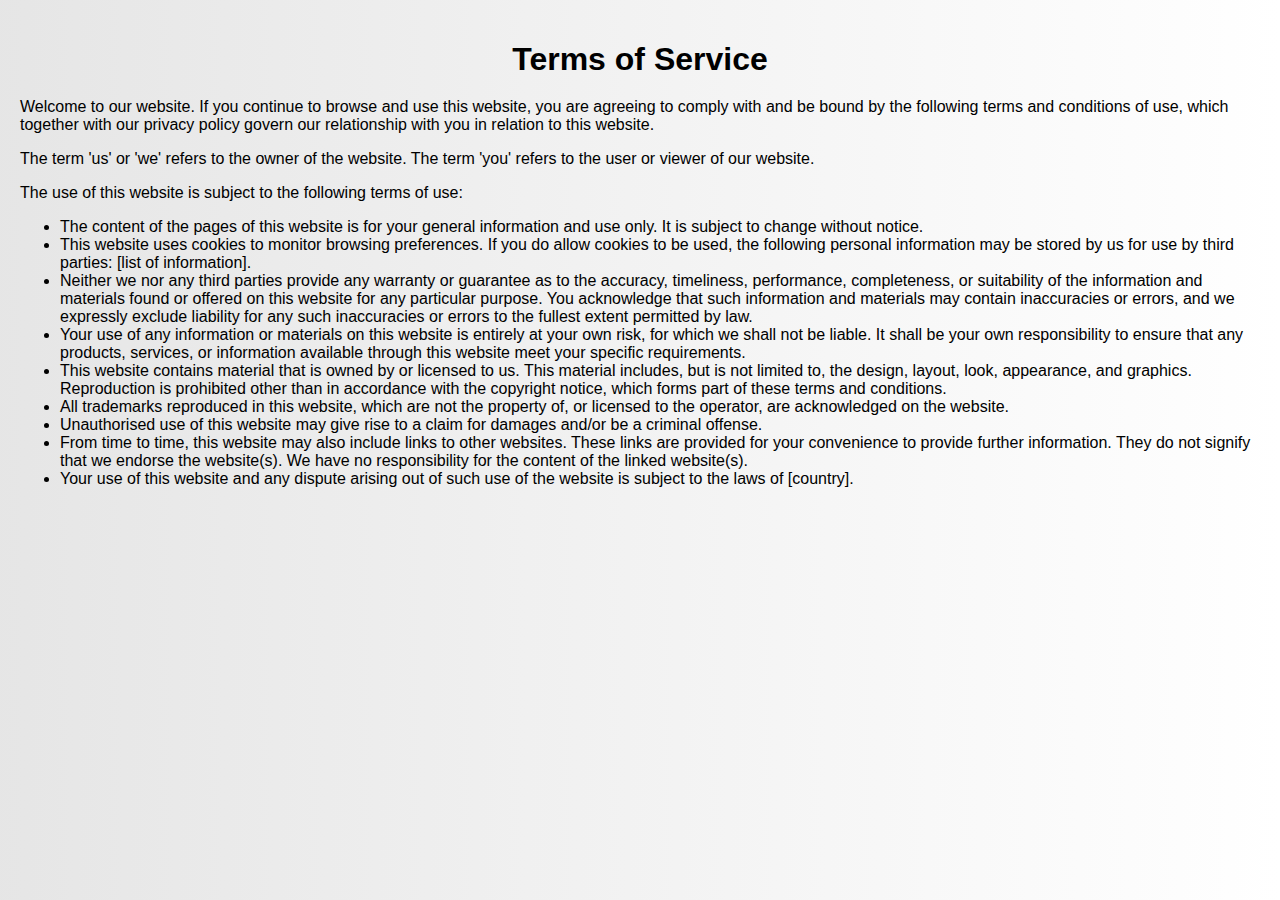
<file: terms.html>
<!DOCTYPE html>
<html lang="en">

<head>
    <meta charset="UTF-8">
    <meta name="viewport" content="width=device-width, initial-scale=1.0">
    <title>Terms of Service</title>
    <link rel="icon" href="./assets/logobwh.png">
    <style>
        body {
            font-family: Arial, sans-serif;
            margin: 0;
            padding: 20px;
        
    background: linear-gradient(to right,hsl(0, 0%, 90%),hsl(0, 0%, 100%));

        }

        h1 {
            text-align: center;
            margin-bottom: 20px;
        }

        p {
            margin-bottom: 10px;
        }

        ul {
            margin-bottom: 20px;
        }
    </style>
</head>

<body>
    <h1>Terms of Service</h1>
    <p>Welcome to our website. If you continue to browse and use this website, you are agreeing to comply with and be bound by the following terms and conditions of use, which together with our privacy policy govern our relationship with you in relation to this website.</p>
    <p>The term 'us' or 'we' refers to the owner of the website. The term 'you' refers to the user or viewer of our website.</p>
    <p>The use of this website is subject to the following terms of use:</p>
    <ul>
        <li>The content of the pages of this website is for your general information and use only. It is subject to change without notice.</li>
        <li>This website uses cookies to monitor browsing preferences. If you do allow cookies to be used, the following personal information may be stored by us for use by third parties: [list of information].</li>
        <li>Neither we nor any third parties provide any warranty or guarantee as to the accuracy, timeliness, performance, completeness, or suitability of the information and materials found or offered on this website for any particular purpose. You acknowledge that such information and materials may contain inaccuracies or errors, and we expressly exclude liability for any such inaccuracies or errors to the fullest extent permitted by law.</li>
        <li>Your use of any information or materials on this website is entirely at your own risk, for which we shall not be liable. It shall be your own responsibility to ensure that any products, services, or information available through this website meet your specific requirements.</li>
        <li>This website contains material that is owned by or licensed to us. This material includes, but is not limited to, the design, layout, look, appearance, and graphics. Reproduction is prohibited other than in accordance with the copyright notice, which forms part of these terms and conditions.</li>
        <li>All trademarks reproduced in this website, which are not the property of, or licensed to the operator, are acknowledged on the website.</li>
        <li>Unauthorised use of this website may give rise to a claim for damages and/or be a criminal offense.</li>
        <li>From time to time, this website may also include links to other websites. These links are provided for your convenience to provide further information. They do not signify that we endorse the website(s). We have no responsibility for the content of the linked website(s).</li>
        <li>Your use of this website and any dispute arising out of such use of the website is subject to the laws of [country].</li>
    </ul>
</body>

</html>
</file>
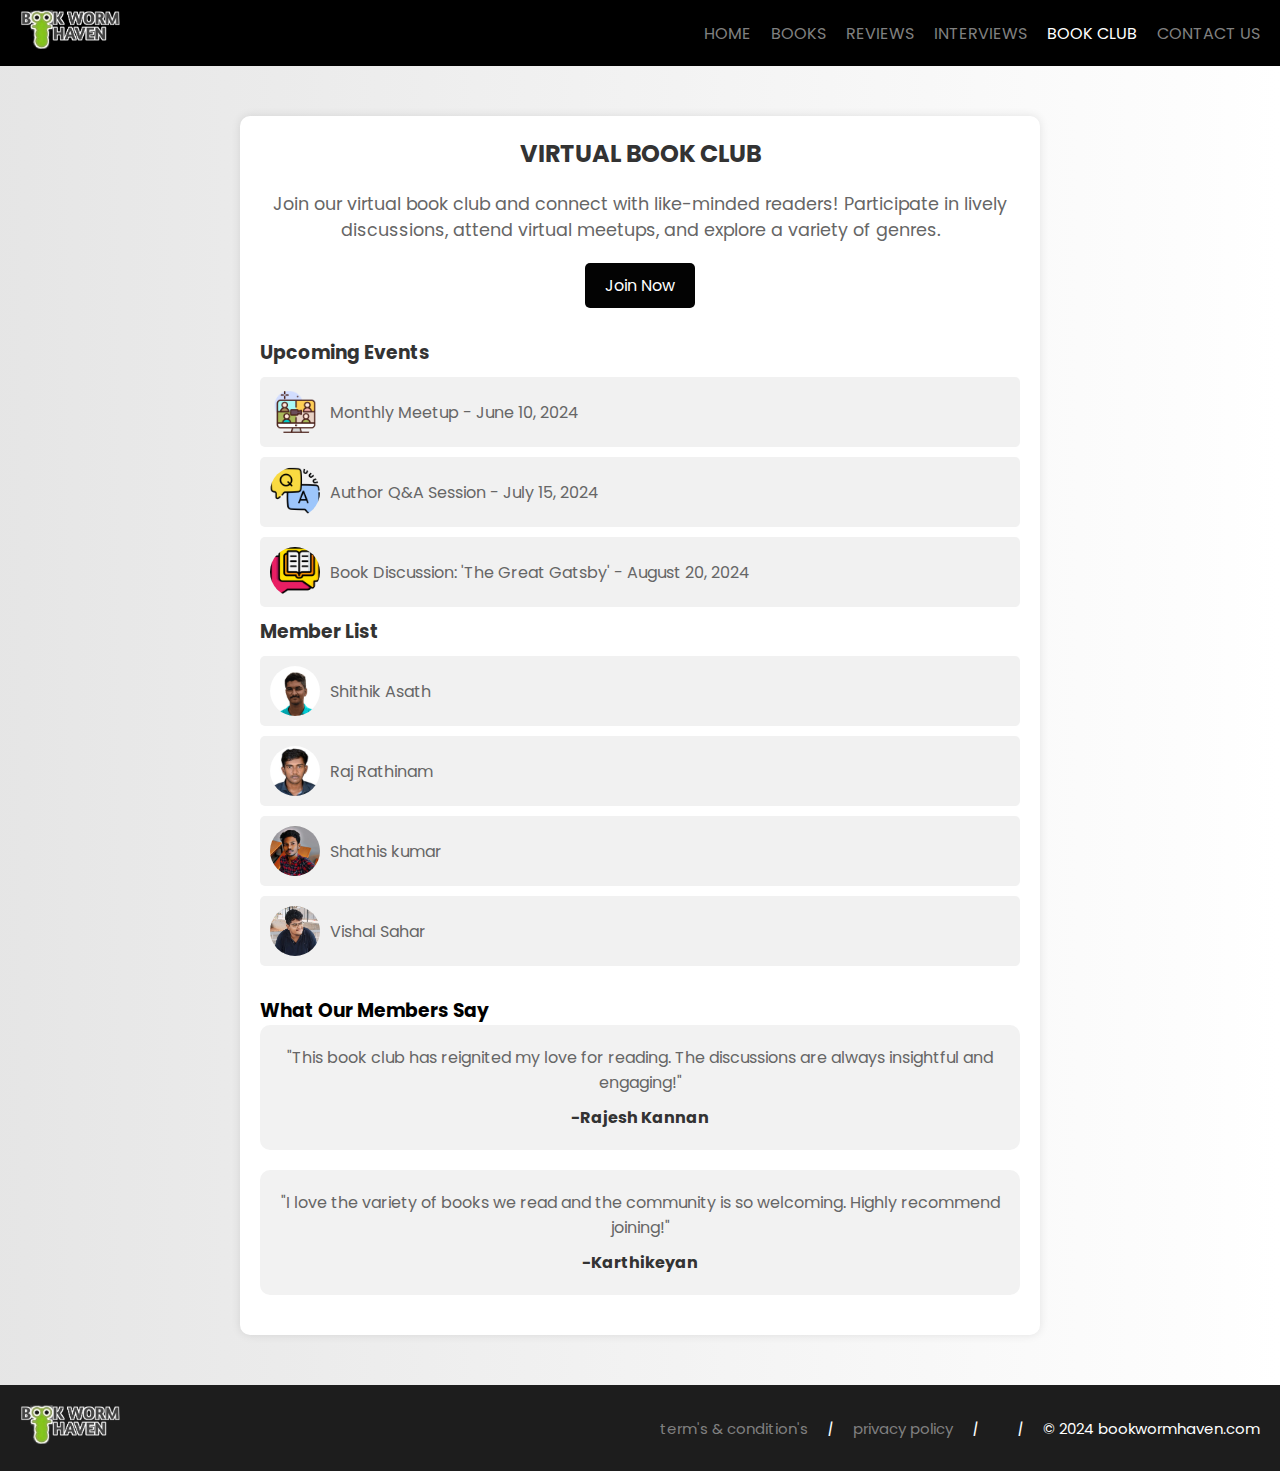
<file: virtual.html>
<!DOCTYPE html>
<html lang="en">

<head>
    <meta charset="UTF-8">
    <meta name="viewport" content="width=device-width, initial-scale=1.0">
    <title>Virtual Book Club @</title>
    <link rel="icon" href="./assets/logobwh.png">
    <link rel="preconnect" href="https://fonts.googleapis.com">
    <link rel="preconnect" href="https://fonts.gstatic.com" crossorigin>
    <link href="https://fonts.googleapis.com/css2?family=Poppins:wght@100;200;300;400;500;600;700;800;900&display=swap" rel="stylesheet">
    <link href="https://fonts.googleapis.com/css2?family=Poppins:wght@400;600&display=swap" rel="stylesheet">
    <link rel="stylesheet" href="https://cdnjs.cloudflare.com/ajax/libs/font-awesome/6.5.2/css/all.min.css" integrity="sha512-SnH5WK+bZxgPHs44uWIX+LLJAJ9/2PkPKZ5QiAj6Ta86w+fsb2TkcmfRyVX3pBnMFcV7oQPJkl9QevSCWr3W6A==" crossorigin="anonymous" referrerpolicy="no-referrer" />
    
    <style>
          * {
    margin: 0px;
    padding: 0px;
    box-sizing: border-box;
    font-family:'Poppins', sans-serif;
}

body {
    background: linear-gradient(to right,hsl(0, 0%, 90%),hsl(0, 0%, 100%));
}

a {
    text-decoration: none;
    color: inherit;
}
img{
    transition: 2s;
}
        nav a img{
    width: 100px;
    height: 100%;
}
nav { text-transform: uppercase;
    position: sticky;
    top: 0;
    display: flex;
    align-items: center;
    justify-content: space-between;
    background: rgb(0, 0, 0);
    padding: 10px 20px;
    color: grey;
    z-index: 2;
}
nav div ul{
    display: flex;
    text-decoration: none;
    gap: 20px;
}
nav div ul a:hover{
    color: #fff;
    }
    #index{
        color: #fff;
    }
        .container {
            max-width: 800px;
            margin: auto;
            margin-top: 50px;
            margin-bottom: 50px;
            background-color: #fff;
            border-radius: 10px;
            box-shadow: 0 0 10px rgba(0, 0, 0, 0.1);
            padding: 20px;
        }

        h2.section-title {
            text-align: center;
            margin-bottom: 20px;
            color: #333;
        }

        .book-club-container {
            text-align: center;
        }

        .book-club-container p {
            font-size: 1.1em;
            color: #666;
            margin-bottom: 20px;
        }

        .book-club-container button {
            background-color: hsl(0, 0%, 1%);
            color: #fff;
            border: none;
            padding: 10px 20px;
            border-radius: 5px;
            cursor: pointer;
            font-size: 1em;
            transition: background-color 0.3s ease;
        }

        .book-club-container button:hover {
            background-color: hsl(0, 0%, 25%);
        }

        .features {
            margin-top: 30px;
        }

        .features h3 {
            color: #333;
            margin-bottom: 10px;
        }

        .features ul {
            list-style-type: none;
            padding: 0;
        }

        .features li {
            background-color: #f1f1f1;
            margin: 10px 0;
            padding: 10px;
            border-radius: 5px;
            display: flex;
            align-items: center;
        }

        .features li img {
            border-radius: 50%;
            width: 50px;
            height: 50px;
            margin-right: 10px;
        }

        .features li p {
            margin: 0;
            color: #666;
        }

        .testimonials {
            margin-top: 30px;
        }

        .testimonial-item {
            background-color: hsl(0, 0%, 95%);
            border-radius: 10px;
            padding: 20px;
            margin-bottom: 20px;
            text-align: center;
        }

        .testimonial-item p {
            color: #666;
        }

        .testimonial-item h4 {
            margin: 10px 0 0;
            color: #333;
        }
        footer{
    margin-top: 20px;
    padding: 20px;
    background-color: #1d1d1d;
    color: white;
}
        #footer-img{
width: 100px;
height: 39px;
}
footer p{
    font-size: 15px;
}
footer .foo-div{
display: flex;
justify-content: space-between;
align-items: center;
gap: 20px;
}
footer .foo-div a{
    color: grey;
}
footer .foo-div a:hover{
    color: white;
}
.testimonial-item:hover,.features ul li:hover{
    background-color: hsl(0, 0%, 90%);
}
    </style>
</head>

<body>
    <nav>
        <a href="index.html">
            <img src="./assets/logobwh.png" class="image" alt="">
        </a>
        <div>
            <ul>
                <a href="index.html" >Home</a>
                <a href="literary.html" >Books</a>
                <a href="reviews.html" >Reviews</a>
                <a href="interview.html" >Interviews</a>
                <a href="virtual.html"  id="index">Book Club</a>
                <a href="contact.html" >Contact Us</a>
            </ul>
        </div>
    </nav>
    <div class="container">
        <h2 class="section-title" style="text-transform: uppercase;">Virtual Book Club</h2>
        <div class="book-club-container">
            <p>Join our virtual book club and connect with like-minded readers! Participate in lively discussions, attend virtual meetups, and explore a variety of genres.</p>
            <button>Join Now</button>
        </div>
        <div class="features">
            <h3>Upcoming Events</h3>
            <ul>
                <li>
                    <img src="./assets/videoconference.png" alt="Event">
                    <p>Monthly Meetup - June 10, 2024</p>
                </li>
                <li>
                    <img src="./assets/qa.png" alt="Event">
                    <p>Author Q&A Session - July 15, 2024</p>
                </li>
                <li>
                    <img src="./assets/book.png" alt="Event">
                    <p>Book Discussion: 'The Great Gatsby' - August 20, 2024</p>
                </li>
            </ul>
            
            <h3>Member List</h3>
            <ul>
                <li>
                    <img src="./assets/shithik.jpg" alt="Member">
                    <p>Shithik Asath</p>
                </li>
                <li>
                    <img src="./assets/raj.jpg" alt="Member">
                    <p>Raj Rathinam</p>
                </li>
                <li>
                    <img src="./assets/sathis.jpg" alt="Member">
                    <p>Shathis kumar</p>
                </li>
                <li>
                    <img src="./assets/sahar.jpg" alt="Member">
                    <p>Vishal Sahar</p>
                </li>
            </ul>
        </div>
        <div class="testimonials">
            <h3>What Our Members Say</h3>
            <div class="testimonial-item">
                <p>"This book club has reignited my love for reading. The discussions are always insightful and engaging!"</p>
                <h4>-Rajesh Kannan</h4>
            </div>
            <div class="testimonial-item">
                <p>"I love the variety of books we read and the community is so welcoming. Highly recommend joining!"</p>
                <h4>-Karthikeyan </h4>
            </div>
        </div>
    </div>
    <footer>
        
        <div class="foo-div">
            <a href="index.html">
                <img id="footer-img" src="./assets/logobwh.png" class="image" alt="">
            </a>
       <div class="foo-div">
<a href="terms.html" ><p>term's & condition's </p></a><i>|</i>
<a href="privacy.html" ><p>privacy policy   </p></a><i>|</i>
<div class="footer-icon-container">
    <i class="fa-brands fa-instagram" style="color:white;"></i>
    <i class="fa-brands fa-twitter" style="color:white;"></i>
    <i class="fa-brands fa-facebook" style="color:white;"></i>    
</div><i>|</i>
<p>&copy; 2024 bookwormhaven.com</p>
       </div>
          </div>
</footer>
</body>

</html>
</file>
<file: index.css>
* {
    margin: 0px;
    padding: 0px;
    box-sizing: border-box;
    font-family: 'Poppins', sans-serif;
}

body {
    background: linear-gradient(to right, hsl(0, 0%, 90%), hsl(0, 0%, 100%));
}

hr {
    color: grey;
}

a {
    text-decoration: none;
    color: inherit;
}

img {
    transition: 2s;
}

nav a img {
    width: 100px;
    height: 100%;
}

hr {
    margin: 40px 20px;
}

.product {
    margin: 0 20px;
}

nav {
    text-transform: uppercase;
    position: sticky;
    top: 0;
    display: flex;
    align-items: center;
    justify-content: space-between;
    background: rgb(0, 0, 0);
    padding: 10px 20px;
    color: grey;
    z-index: 2;
}

nav div ul {
    display: flex;
    text-decoration: none;
    gap: 20px;
}

nav div ul a:hover {
    color: #fff;
}

#index {
    color: #fff;
}

.header {
    display: flex;
    justify-content: center;
    gap: 50px;
    padding: 50px;
}

.header-button {
    padding-left: 10px;
    padding-right: 10px;
    padding-bottom: 10px;
    padding-top: 10px;
    margin-bottom: 10px;
    background-color: #1d1d1d;
    color: white;
    cursor: pointer;
    border-radius: 5px;
}

button:hover {
    background-color: hsl(0, 0%, 25%);
}

.service {
    padding: 20px;
    color: black;
}

.service-container-1 {
    display: flex;
    justify-content: space-between;
    align-items: center;

}

.service-container-2 {
    display: flex;
    justify-content: space-between;
    align-items: center;
    gap: 10px;

}

.service-container-2 div {
    background-color: white;
    border-radius: 5px;
    padding: 10px;
}

.product-container {
    display: flex;
    justify-content: space-around;
    flex-wrap: wrap;
}

.product-item {
    position: relative;
    flex-basis: 20%;
    text-align: center;
    margin-bottom: 20px;
}

.product-item img {
    width: 100%;
    height: auto;
}

.product-item button {
    padding: 10px 20px;
    background-color: #1d1d1d;
    color: white;
    border: none;
    border-radius: 5px;
    cursor: pointer;
    transition: background-color 0.3s ease;
}

.product-item button:hover {
    background-color: #333;
}

.news {
    display: flex;
    flex-direction: column;
    align-items: center;
    margin-top: 20px;
}

.news input {
    padding: 11px;
    width: 80vw;
    margin-bottom: 10px;
    border: solid black 3px;
}

.news button {
    margin-top: 10px;
    color: white;
    background-color: black;
    border-radius: 10px;
    padding: 10px;
    cursor: pointer;
}

.section-title {
    padding: 20px;
    text-align: center;
}

/* New sections */
.reviews-container,
.interviews-container,
.book-club-container {
    padding: 20px;
    display: flex;
    flex-direction: column;
    gap: 20px;
    align-items: center;
}

.review-item,
.interview-item {
    background-color: #f2f4f7;
    padding: 20px;
    border-radius: 5px;
    width: 80%;
}

.book-club-container button {
    padding: 10px 20px;
    background-color: #1d1d1d;
    color: white;
    border: none;
    border-radius: 5px;
    cursor: pointer;
    transition: background-color 0.3s ease;
}

.book-club-container button:hover {
    background-color: #333;
}

.service-container-2 div {
    background: white;
    border-radius: 5px;
    padding: 10px;
    text-align: center;
}

.service-container-2 div i {
    font-size: 2em;
    margin-bottom: 10px;
}

footer {
    margin-top: 20px;
    padding: 20px;
    background-color: #1d1d1d;
    color: white;
}

#footer-img {
    width: 100px;
    height: 39px;
}

footer p {
    font-size: 15px;
}

footer .foo-div {
    display: flex;
    justify-content: space-between;
    align-items: center;
    gap: 20px;
}

.product-slider-rating {
    background: white;
    margin: 0 30px;
    padding: 20px;
    margin: 0 20px;
}

.product-slider-rating .products {
    display: flex;
    overflow-x: auto;
    gap: 10px;
    margin-top: 0 10px;
}

.product-slider-rating .products::-webkit-scrollbar {
    display: none;
}

.product-card {
    display: flex;
    flex-direction: column;
    justify-content: center;
    align-items: center;
    min-width: 210px;
    background: #fbfbfb;
    margin: 10px 0;
    padding: 10px;
}

.product-card:hover {
    background: whitesmoke;
}

.product-card img {
    width: 150px;
    height: 150px;
    margin: 0 50px;
    border-radius: 50%;
}

.product-card a {
    color: rgb(82, 80, 209);
    font-size: 14px;
}

.service-container-1 {
    display: flex;
    justify-content: center;
    margin: 10px;
}

.service-container-1 div,
.product h2 {
    padding: 10px;
}

.service {
    background: white;
    margin: 0 20px;
}

.service .service-container-2 div:hover,
.product-container .product-item:hover {
    background: whitesmoke;
}

.product {
    background: white;
    margin: 0 20px;
}

footer .foo-div a {
    color: grey;
}

footer .foo-div a:hover {
    color: #fff;
}


.contact-container {
    position: fixed;
    top: 35px;
    left: 27%;
    width: 560px;
    margin: 50px auto;
    background-color: #fff;
    border-radius: 10px;
    box-shadow: 0 0 20px rgba(0, 0, 0, 0.1);
    padding: 20px;
    color: black;
    display: none;
}

.contact-container i {
    position: absolute;
    top: 15px;
    right: 15px;
    font-size: 20px;
}

.contact-container i:hover {
    cursor: pointer;
    color: rgb(151, 33, 33);
}



h2.section-title {
    text-align: center;
    font-size: 1.5em;
    color: black;
    padding: 8px;
}

.contact-details {
    text-align: center;
    margin-bottom: 8px;
}

.contact-details p {
    font-size: 1.1em;
    color: black;
}

.contact-form {
    background-color: #eceaea;
    padding: 10px;
    border-radius: 10px;
}

.contact-form label {
    display: block;
    margin-bottom: 10px;
    color: black;
}

.contact-form input[type="text"],
.contact-form input[type="email"],
.contact-form textarea {
    width: 100%;
    padding: 8px;
    margin-bottom: 8px;
    border-radius: 5px;
    border: 1px solid #ccc;
    border: 1px solid black;
    color: black;
    resize: none;
}

.contact-form textarea {
    height: 110px;
}

.contact-form input[type="submit"] {
    background-color: hsl(0, 0%, 1%);
    color: #fff;
    border: none;
    padding: 10px 20px;
    border-radius: 5px;
    cursor: pointer;
    font-size: 1em;
    transition: background-color 0.3s ease;
}

.contact-form input[type="submit"]:hover {
    background-color: hsl(0, 0%, 25%);
}
@media (max-width: 425px) {
    html{
        max-width: 100%;
    }
    nav{
    max-width: 100%;
    background: rgb(0, 0, 0);
    font-size: 0.5em;
    }
    footer{
     max-height: 51px;
        padding: 10px 20px;
        margin: 0;
        display: flex;
        justify-content: center;
    }
    nav a img,footer img{
        max-width: 75px;
max-height: 29px;
    }
    nav div ul {
        display: flex;
        text-decoration: none;
        gap: 5px;
    }
    .main .header .one a{
        margin: 0;
    }
    .main .header .one a button{
        margin: 4px 0;
    }
    .main .header .one{
        display: flex;
        flex-direction: column;
        align-items: center;
        justify-content: center;
        text-align: center;
        font-size: 0.8em;
    }
    .main .header div img{
        width: 200px;
        height: 200px;
        filter: brightness(1.0) contrast(1.0);
    }
    .footer-icon-container,footer p{
        display: flex;
        gap: 5px;
        font-size: 0.5em;
    }
    footer .foo-div{
        display: flex;
        justify-content: center;
        gap: 6px;
    }
    
.product-card {
    display: flex;
    flex-direction: column;
    justify-content: center;
    align-items: center;
    min-width: 130px;
    background: #fbfbfb;
    margin: 5px 0;
    padding: 5px;
    font-size: 0.8em;
}
.product-slider-rating{
    padding: 10px;
}
.product-card img {
    width: 100px;
    height: 100px;
    margin: 0 50px;
    border-radius: 50%;
}
.product-slider-rating .products {
    display: flex;
    overflow-x: auto;
    gap: 5px;
}
div .service{
    padding: 10px;
    font-size: 0.8em;
}
}
</file>
<file: literary.css>
* {
    margin: 0px;
    padding: 0px;
    box-sizing: border-box;
    font-family:'Poppins', sans-serif;
}

body {
    background: linear-gradient(to right,hsl(0, 0%, 90%),hsl(0, 0%, 100%));
}

a {
    text-decoration: none;
    color: inherit;
}
img{
    transition: 2s;
}
nav a img{
    width: 100px;
    height: 100%;
}
nav {
    text-transform: uppercase;
    position: sticky;
    top: 0;
    display: flex;
    align-items: center;
    justify-content: space-between;
    background: rgb(0, 0, 0);
    padding: 10px 20px;
    color: grey;
    z-index: 2;
}
nav div ul{
    display: flex;
    text-decoration: none;
    gap: 20px;
}
nav div ul a:hover{
    color: #fff;
    }
    #index{
        color: #fff;
    }
.nav-bottom {
    max-height: 41px;
    position: sticky;
    top: 63px;
    display: flex;
    align-items: center;
    gap: 20px;
    padding: 8px 20px;
    background: rgb(79, 79, 80);
    color: #dddddd;
    font-size: 15px;
    z-index: 2;
}

.nav-bottom div {
    display: flex;
    align-items: center;
    gap: 5px;
    font-weight: 500;
}

.nav-bottom .ele {
    display: none;
}
.nav-bottom .ele li{
    display: none;
}
.nav-bottom .elements{
    position: relative;
    top: 60px;
    left: -50px;
}
.header-slider {
    width: 100%;
    height: 1000px;
    padding-top: 15px;
}

.header-slider ul {
    width: 100%;
    height: 1000px;
    display: flex;
    justify-content: center;
    overflow-y: hidden;
}
.header-slider ul div{
    position: relative;
    width: 85%;
    height: 55%;
    padding: 40px 0;
}
.title i{
    position: relative;
    top: -20px;
    text-transform: uppercase;
}
.title i:hover{
    color: #1f5cdf;
    text-shadow: 0px -1px 20px #1f5cdf;
}
.title{
    position: relative;
    top: -20px;
    color: rgb(3, 3, 3);
    text-align: start;
    margin-bottom: 20px;
}
.header-img {
    width: 100%;
    height: 100%;
    mask-image: linear-gradient(to bottom, #000000 80%, transparent 100%);
    border-radius: 20px;
    transition: 2s;
    border: 2px solid black;
}

.header-slider .control-next,.header-slider .control-prev{
    position: absolute;
    top: 50%;
    z-index: 1;
    padding: 5vh 1vw;
    color: #070707;  
    margin-top: 20px;
    font-weight: bolder;
    font-size: 25px;
    cursor: pointer;
    border: none;
    margin: 0 10px;
}
.header-slider .control-next:hover,.header-slider .control-prev:hover {
   box-shadow: 0px 0px 10px 4px #111111c4;
    border: 1px black solid;
    border-radius: 20px;
}

.control-next {
    right: 0;
}

.box-row {
    display: flex;
    flex-wrap: wrap;
    row-gap: 20px;
    justify-content: space-between;
    margin: 30px 30px;
}

.box-col {
    display: flex;
    flex-direction: column;
    gap: 10px;
    padding: 15px 20px;
    background: #747373;
    max-width: 18%;
    min-height: 200px;
    z-index: 1;
}
.outer-row{
    padding: 25px 50px;
    background: whitesmoke;
    margin: 30px;
}
.outer-row h2{
    margin-bottom: 20px;
}
.author-row{
    display: flex;
 row-gap: 20px;
    justify-content: space-between;
}
.author-col{
    width: 16%;
    display: flex;
    flex-direction: column;
    gap: 10px;
    padding: 15px 20px;
    background: rgb(230, 229, 229);
    max-width: 18%;
    min-height: 180px;
}
.author-row .author-col img{
    width: 100%;
    height: 100%;
}

.box-col a {
    font-size: 13px;
    color: #1f5cdf;
    font-weight: 500;
}



.product-slider {
    background: #fff;
    margin: 0 30px;
    padding: 20px;
    margin-bottom: 15px;
}

.product-slider .products {
    display: flex;
    overflow-x: auto;
    gap: 20px;
    margin-top: 10px;
}

.product-slider .products img {
    max-width: 200px;
    max-height: 200px;
    margin: 10px;
}

.product-slider .products::-webkit-scrollbar {
    display: none;
}

.product-slider-rating {
    background: white;
    margin: -20vw 30px;
    padding: 20px;
    margin: 30px 30px;
    z-index: 2;
}

.product-slider-rating .products {
    display: flex;
    overflow-x: auto;
    gap: 10px;
    margin-top: 0 10px;
}

.product-slider-rating .products::-webkit-scrollbar {
    display: none;
}

.product-card {
    display: flex;
    flex-direction: column;
    justify-content: end;
    min-width: 210px;
    background: #fbfbfb;
    margin-top: 10px;
}
.product-card:hover{
    background: whitesmoke;
}
.product-card img {
    width: 110px;
    margin: 0 50px;
}

.product-offer p {
    background: #be0b3b;
    color: #fff;
    display: inline-block;
    padding: 2px 5px;
    border-radius: 2px;
    margin: 8px 0;
    font-size: 13px;
}

.product-offer span {
    color: #be0b3b;
    font-weight: 500;
    font-size: 12px;
}

.product-price {
    color: grey;
    font-size: 13px;
}

.product-card h4 {
    color: #070707;
    font-size: 15px;
    font-weight: 400;
}

footer{
    margin-top: 20px;
    padding: 20px;
    background-color: #1d1d1d;
    color: white;
}
#footer-img{
width: 100px;
height: 39px;
}
footer p{
    font-size: 15px;
}
footer .foo-div{
display: flex;
justify-content: space-between;
align-items: center;
gap: 20px;
}
footer .foo-div a{
    color: gray;
}
footer .foo-div a:hover{
    color: white;
}
nav .forHover:hover,
.nav-bottom .drop:hover{
    border: 1px white solid;
    border-radius: 4px;
    padding: 2px;cursor: pointer;
    background-color: rgb(99, 100, 100);
}
img:hover{
    transform: scale(1.04);
}
.outer-row a{
    color: #1f5cdf;
}
.product-card div{
    text-align: center;
}
</file>
